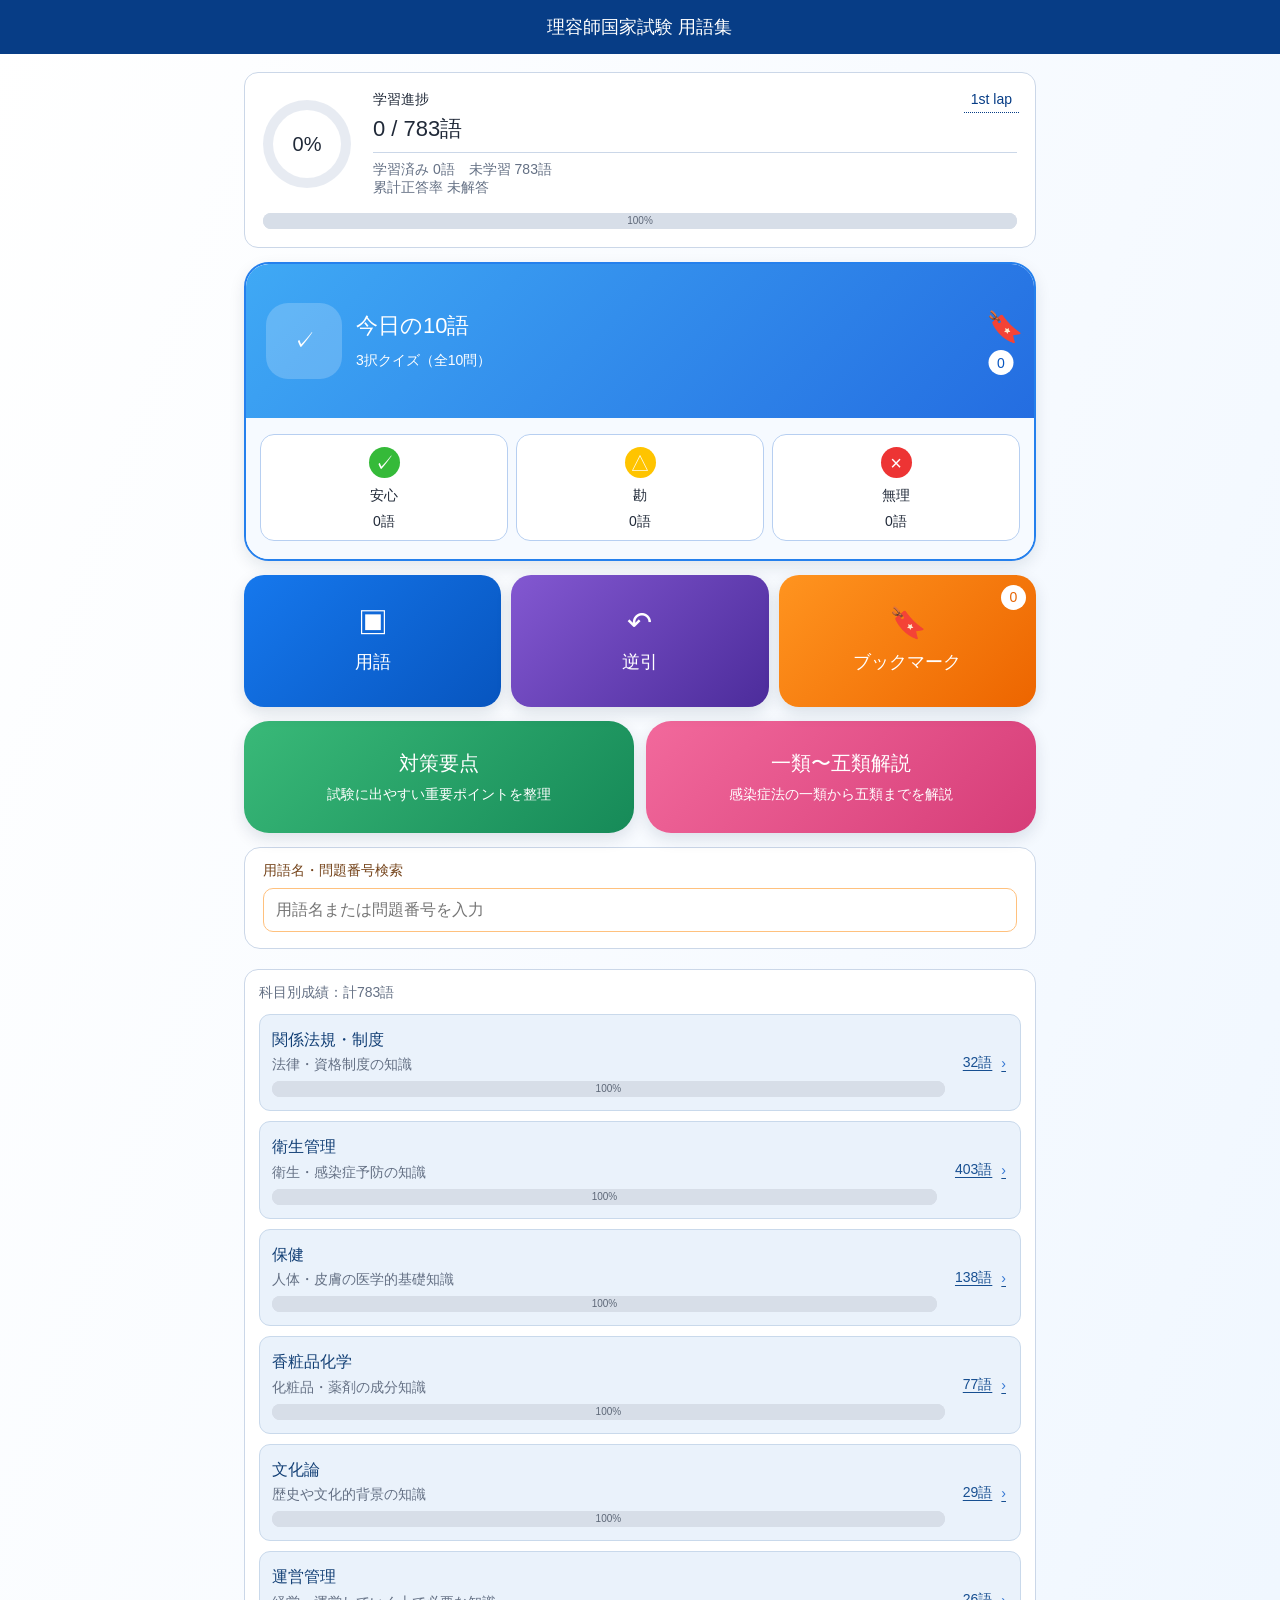
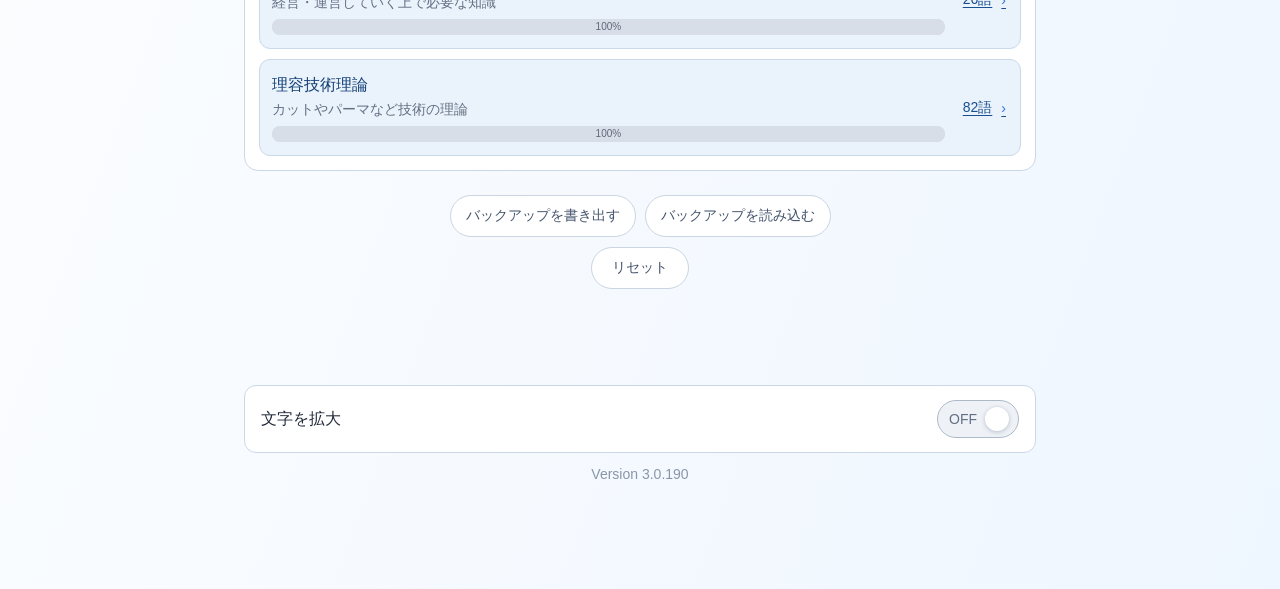
<file: index.html>
<!doctype html>
<html lang="ja">
<head>
<meta charset="utf-8">
<meta name="viewport" content="width=device-width,initial-scale=1,viewport-fit=cover">
<title>理容師国家試験 用語集 Version 3.0.190</title>
<link rel="manifest" href="manifest.webmanifest">
<link rel="apple-touch-icon" href="apple-touch-icon.png">
<link rel="icon" type="image/png" sizes="32x32" href="favicon-32.png">
<link rel="icon" type="image/png" sizes="192x192" href="icon-192.png">
<link rel="stylesheet" href="style.css?v=3.0.190">
<style>
:root{
--font-lv1:22px;--font-lv2:20px;--font-lv3:18px;--font-lv4:16px;--font-lv5:14px;
--font-exception-micro:10px;--font-exception-xs:12px;--font-exception-caption:13px;
--font-exception-section-heading:17px;--font-exception-symbol-sm:21px;--font-exception-close:25px;
--font-exception-certainty-icon:27px;--font-exception-home-icon:30px;--font-exception-result-icon:31px;
--font-exception-hero-compact:36px;--font-exception-bookmark-compact:38px;
--font-exception-hero:40px;--font-exception-hero-large:42px;
--navy:#073d86;--blue:#3477d4;--line:#cbd7e8;--pale:#f5f9fe;--text:#202938;--muted:#647084;--green:#35ba39;--yellow:#ffc400;--red:#ed3434;--gray:#b9c2cf}*{box-sizing:border-box}body{margin:0;background:linear-gradient(110deg,#fff 0%,#f6faff 58%,#eef6ff 100%);color:var(--text);font-family:-apple-system,BlinkMacSystemFont,"Hiragino Sans","Yu Gothic",sans-serif;font-weight:400}.g-nav{position:sticky;top:0;z-index:30;display:grid;grid-template-columns:54px 1fr 54px;align-items:center;height:54px;padding:0 8px;background:var(--navy);color:#fff}.g-nav a{display:grid;place-items:center;height:44px;color:#fff;text-decoration:none;font-size:var(--font-lv1)}.g-nav span{text-align:center;font-size:var(--font-lv3)}.page{max-width:820px;margin:auto;padding:18px 14px 104px}.summary-card{display:grid;grid-template-columns:96px 1fr;gap:14px;align-items:center;padding:18px;border:1px solid var(--line);border-radius:14px;background:#fff}.ring{display:grid;place-items:center;width:88px;height:88px;border-radius:50%;background:conic-gradient(var(--blue) var(--progress),#e7ebf2 0);position:relative}.ring:before{content:'';position:absolute;inset:10px;border-radius:50%;background:#fff}.ring span{position:relative;font-size:var(--font-lv2)}.summary-label{font-size:var(--font-lv5)}.summary-main{margin:5px 0 8px;font-size:var(--font-lv1)}.summary-sub{border-top:1px solid var(--line);padding-top:8px;font-size:var(--font-lv5);color:var(--muted)}.status-grid{display:grid;grid-template-columns:repeat(4,1fr);gap:8px;margin:13px 0 9px}.status-box{padding:12px 4px;border:1px solid var(--line);border-radius:12px;background:#fff;text-align:center;font-size:var(--font-lv5)}.status-dot{display:block;width:18px;height:18px;margin:0 auto 7px;border-radius:50%}.status-box em{display:block;margin-top:3px;font-style:normal;font-size:var(--font-lv4)}.status-box.safe .status-dot{background:var(--green)}.status-box.caution .status-dot{background:var(--yellow)}.status-box.danger .status-dot{background:var(--red)}.status-box.unlearned .status-dot{background:var(--gray)}.progress-line{height:7px;margin:12px 4px 22px;border-radius:9px;background:#e7ebf2;overflow:hidden}.progress-line i{display:block;height:100%;background:var(--blue)}.view-head{display:grid;grid-template-columns:42px 1fr 42px;align-items:center;margin-bottom:12px}.view-head button{height:40px;border:1px solid var(--line);border-radius:10px;background:#fff;font:inherit}.view-head h1{margin:0;text-align:center;font-size:var(--font-lv3);font-weight:400}.study-progress{height:7px;margin-bottom:15px;border-radius:6px;background:#e4eaf2;overflow:hidden}.study-progress i{display:block;height:100%;background:var(--blue)}.study-count{text-align:center;color:var(--muted);font-size:var(--font-lv5)}.study-card,.term-card,.result-card{margin-top:12px;border:1px solid var(--line);border-radius:14px;background:#fff;overflow:hidden}.term-front{display:grid;place-items:center;min-height:230px;padding:24px;text-align:center}.term-front h2{margin:8px 0;font-size:var(--font-lv1);font-weight:400}.term-category{color:var(--muted);font-size:var(--font-lv5)}.next-button{display:block;width:calc(100% - 28px);min-height:50px;margin:0 14px 14px;border:0;border-radius:10px;background:var(--navy);color:#fff;font:inherit;font-size:var(--font-lv4)}.term-back{border-top:1px solid var(--line);padding:15px}.term-field{margin-bottom:13px;padding-bottom:13px;border-bottom:1px solid #e7ecf3}.term-label{margin-bottom:5px;color:var(--muted);font-size:var(--font-lv5)}.term-value{line-height:1.72}.term-value ul{margin:0;padding-left:1.3em}.exam-points{margin-left:-5px;margin-right:-5px;padding:10px 7px;border:0;border-radius:8px;background:#fff8df}.exam-list{margin:0;padding-left:0!important;list-style:none}.exam-list .exam-bullet{display:flex;align-items:flex-start;text-align:left}.exam-list .exam-bullet>span[aria-hidden="true"]{flex:0 0 1em}.exam-list .exam-bullet>.exam-line-text{flex:1 1 auto;min-width:0}.exam-list .exam-plain{text-align:left}.exam-bullet-line{display:flex;align-items:flex-start;text-align:left}.exam-bullet-line>span[aria-hidden="true"]{flex:0 0 1em}.exam-bullet-line>.exam-line-text{flex:1 1 auto;min-width:0}.source-details summary{padding:7px 0;color:var(--muted);font-size:var(--font-lv5);cursor:pointer}.source-content{padding:8px 0;font-size:var(--font-lv5);line-height:1.7}.source-content a{color:var(--navy)}.review-pill{display:inline-block;margin-top:6px;padding:3px 8px;border-radius:999px;background:#fff0cc;color:#765500;font-size:var(--font-lv5)}.quiz{margin-top:14px;padding:14px;border-top:1px solid var(--line);background:#f8fbff}.quiz h3{margin:0 0 11px;font-size:var(--font-lv4);font-weight:500;line-height:1.6}.quiz-choice{display:flex;width:100%;min-height:46px;margin:7px 0;padding:10px;border:1px solid var(--line);border-radius:9px;background:#fff;text-align:left;font:inherit;line-height:1.5}.quiz-choice.correct{border-color:var(--green);background:#effbef}.quiz-choice.wrong{border-color:var(--red);background:#fff1f1}.quiz-result{margin-top:10px;padding:10px;border-radius:9px;background:#fff;line-height:1.6}.assessment{display:grid;grid-template-columns:repeat(4,minmax(0,1fr));gap:7px;padding:14px;border-top:1px solid var(--line)}.assessment button{min-width:0;min-height:48px;padding-left:3px;padding-right:3px;border:1px solid var(--line);border-radius:9px;background:#fff;font:inherit;font-size:var(--font-lv5)}.assessment button.selected{box-shadow:0 0 0 2px var(--navy)}.next-review{padding:0 14px 12px;text-align:center;color:var(--muted);font-size:var(--font-lv5)}.term-card summary{display:grid;grid-template-columns:22px minmax(0,1fr) auto;gap:8px;align-items:center;min-height:56px;padding:0 13px;cursor:pointer;list-style:none}.term-card summary::-webkit-details-marker{display:none}.term-card[open] .arrow{transform:rotate(90deg)}.term-card .next-button{display:block;width:calc(100% - 28px);min-height:50px;margin:0 14px 14px;border:0;border-radius:10px;background:var(--navy);color:#fff;font:inherit;font-size:var(--font-lv4)}.term-back{border-top:1px solid var(--line)}.assessment-inline{display:grid;grid-template-columns:repeat(4,minmax(0,1fr));gap:6px;margin-top:12px}.assessment-inline button{min-width:0;min-height:42px;padding-left:2px;padding-right:2px;font-size:var(--font-lv5);border:1px solid var(--line);border-radius:8px;background:#fff}.empty{padding:40px 10px;text-align:center;color:var(--muted)}.result-card{padding:20px;text-align:center}.result-grid{display:grid;grid-template-columns:repeat(2,1fr);gap:8px;margin:16px 0}.result-grid div{padding:10px;border:1px solid var(--line);border-radius:9px}.due-label{color:#b32424;font-size:var(--font-lv5)}@media(max-width:440px){.page{padding-left:11px;padding-right:11px}.summary-card{grid-template-columns:82px 1fr;padding:14px}.ring{width:76px;height:76px}.status-grid{gap:5px}.status-box{font-size:var(--font-lv5)}.status-box em{font-size:var(--font-lv5)}}

/* padding fix */
.inf-box, .box {
  padding: 16px 18px !important;
  line-height: 1.6;
}
</style>
<style>
.learning-mode-grid{display:grid;grid-template-columns:repeat(3,minmax(0,1fr));gap:10px;margin:0 0 14px}
.learning-mode-card{position:relative;display:grid;place-items:center;align-content:center;gap:12px;min-width:0;min-height:132px;padding:14px 6px;border:0;border-radius:20px;color:#fff;font:inherit;box-shadow:0 6px 16px rgba(16,35,63,.13)}
.learning-mode-card>span{font-size:var(--font-exception-home-icon);line-height:1}.learning-mode-card strong{font-size:var(--font-lv3);font-weight:500;white-space:nowrap}.learning-mode-card em{position:absolute;top:10px;right:10px;display:grid;place-items:center;min-width:25px;height:25px;padding:0 6px;border-radius:999px;background:#fff;color:#e66300;font-size:var(--font-lv5);font-style:normal;font-weight:400}
.term-mode{background:linear-gradient(135deg,#1678ed,#0755bf)}.reverse-mode{background:linear-gradient(135deg,#8358d1,#4c2c9b)}.bookmark-mode{background:var(--bookmark-orange-gradient)}
.learning-card{position:relative;height:calc(100svh - 154px);min-height:0;overflow:hidden;border:1px solid var(--line);border-radius:24px;background:#fff;box-shadow:0 10px 30px rgba(0,0,0,.07)}
.learning-card>header{position:relative;z-index:2;height:68px;border-bottom:1px solid var(--line);background:#fff}.learning-card>header>span{position:absolute;top:18px;left:50%;transform:translateX(-50%);padding:8px 15px;border-radius:10px;background:#ef8a2f;color:#fff;font-size:var(--font-exception-caption);white-space:nowrap}.learning-card>header>em{position:absolute;top:27px;right:18px;color:var(--muted);font-size:var(--font-exception-xs);font-style:normal}
.learning-card-scroll{height:calc(100% - 68px);overflow-y:auto;overscroll-behavior:contain;-webkit-overflow-scrolling:touch}
.learning-hero{position:relative;display:flex;align-items:center;justify-content:center;min-height:calc(100% - 1px);padding:32px 26px;text-align:center}.learning-hero h1{margin:0;font-size:var(--font-exception-hero-large);font-weight:500;line-height:1.35}
.learning-details{padding:0 26px}.learning-details>section{padding:22px 0;border-top:1px solid var(--line)}.learning-details h2{margin:0 0 10px;font-size:var(--font-exception-section-heading);font-weight:400}.learning-details div{font-size:var(--font-lv4);line-height:1.8;text-align:left}.learning-details div[data-multiline]{text-align:left}.learning-details .definition{color:#2f9470}.learning-details .point{color:#ef8a2f}.learning-details .mixup{color:#8a63b7}
.learning-actions{display:grid;grid-template-columns:repeat(3,1fr);gap:1px;margin-top:28px;border-top:1px solid var(--line);background:var(--line)}.learning-actions button{min-width:0;min-height:76px;padding:10px 3px;border:0;background:#fff;color:var(--text);font:inherit;font-size:var(--font-exception-xs)}.learning-actions button span{display:block;margin-bottom:6px;font-size:var(--font-exception-symbol-sm)}.learning-actions button:disabled{opacity:.4}
.learning-card-bookmark{position:absolute;z-index:4;top:9px;left:11px;padding:3px;border:0;background:transparent;color:#7c8798;font:inherit;font-size:var(--font-lv2);line-height:1;cursor:pointer;filter:grayscale(1);opacity:.45}.learning-card-bookmark.is-bookmarked{color:#ff8a22;filter:none;opacity:1}
.reverse-question{justify-content:flex-start;text-align:left;font-size:var(--font-lv3);line-height:1.7}.reverse-hints-list{display:inline-block;max-width:100%;text-align:left}.reverse-hint-item{display:block;text-align:left}.reverse-hint-item+.reverse-hint-item{margin-top:1.19em}.reverse-hint-text{display:block;text-align:left}.reverse-answer{display:block;padding-top:16px}.reverse-answer>h1{margin:20px 26px 32px;text-align:center;font-size:var(--font-exception-hero);font-weight:400}
.related-list{display:grid;gap:7px;padding:14px 26px 22px;background:#fff}.related-list[hidden]{display:none}.related-list button{min-height:42px;border:1px solid var(--line);border-radius:9px;background:#fff;font:inherit}
@media(max-width:380px){.learning-mode-grid{gap:7px}.learning-mode-card{min-height:116px;border-radius:17px}.learning-mode-card strong{font-size:var(--font-lv4)}.learning-card{height:calc(100svh - 154px);min-height:0}.learning-hero h1{font-size:var(--font-exception-hero-compact)}.reverse-question{font-size:var(--font-lv3)}}
</style>
<style>
.session-navigation{display:grid;grid-template-columns:1fr 1fr;gap:8px;padding:0 14px 14px}
.session-navigation button{min-height:50px;border:1px solid var(--line);border-radius:10px;background:#fff;color:var(--text);font:inherit;font-size:var(--font-lv4)}
.session-navigation .session-next{border-color:var(--navy);background:var(--navy);color:#fff}
.status-box{color:var(--text);font:inherit;cursor:pointer;-webkit-tap-highlight-color:transparent}
.status-box:active{transform:scale(.98);filter:brightness(.98)}
.status-box:focus-visible{outline:3px solid rgba(52,119,212,.35);outline-offset:2px}
.status-message{position:fixed;z-index:60;left:50%;bottom:24px;transform:translateX(-50%);display:flex;align-items:center;gap:14px;width:min(520px,calc(100% - 28px));padding:14px 16px;border:1px solid var(--line);border-radius:12px;background:#fff;box-shadow:0 12px 30px rgba(16,35,63,.18);font-size:var(--font-lv5)}
.status-message span{flex:1}.status-message button{width:36px;height:36px;border:1px solid var(--line);border-radius:9px;background:#fff;color:var(--text);font:inherit;font-size:var(--font-lv2)}

/* padding fix */
.inf-box, .box {
  padding: 16px 18px !important;
  line-height: 1.6;
}
</style>
<style>
.status-bookmark{display:block;height:18px;margin:0 auto 7px;font-size:var(--font-lv3);line-height:18px}
@media(max-width:440px){.summary-main{font-size:var(--font-lv3);line-height:1.4}.status-bookmark{font-size:var(--font-lv4)}}

/* padding fix */
.inf-box, .box {
  padding: 16px 18px !important;
  line-height: 1.6;
}
</style>
<style>
.g-nav .g-title{overflow:hidden;text-overflow:ellipsis;white-space:nowrap;font-size:var(--font-lv3)}
.g-nav .header-nav-button{display:grid;place-items:center;width:44px;height:44px;padding:0;border:0;background:transparent;color:#fff;font:inherit;font-size:var(--font-lv1);line-height:1;cursor:pointer}
.g-nav .header-nav-button:focus-visible{outline:3px solid rgba(255,255,255,.55);outline-offset:-3px}.g-nav .header-nav-button[hidden]{visibility:hidden;display:grid!important}@media(max-width:440px){.g-nav .g-title{font-size:var(--font-lv4)}}

/* padding fix */
.inf-box, .box {
  padding: 16px 18px !important;
  line-height: 1.6;
}
</style>
<style>
.flash-study-card{overflow:visible}
.flash-card{display:block;width:calc(100% - 28px);min-height:300px;margin:14px;padding:24px;border:1px solid var(--line);border-radius:14px;background-color:#FFF8D6;background-image:radial-gradient(circle at 10px 16px,#fff 0 4px,#d9d9d9 4.5px 5.5px,transparent 6px),repeating-linear-gradient(to bottom,transparent 0 31px,rgba(118,158,205,.22) 31px 32px);background-size:20px 34px,100% 32px;background-position:left top,left top;background-repeat:repeat-y,repeat;box-shadow:0 5px 14px rgba(16,35,63,.12);color:var(--text);font:inherit;text-align:left;cursor:pointer;touch-action:pan-y;-webkit-user-select:none;user-select:none;-webkit-tap-highlight-color:transparent}
.flash-card.is-back{background-color:#FDECEF;background-image:radial-gradient(circle at calc(100% - 10px) 16px,#fff 0 4px,#d9d9d9 4.5px 5.5px,transparent 6px),repeating-linear-gradient(to bottom,transparent 0 31px,rgba(118,158,205,.22) 31px 32px);background-size:20px 34px,100% 32px;background-position:right top,left top;background-repeat:repeat-y,repeat}
.flash-front{display:grid;grid-template-rows:auto 1fr;min-height:250px;text-align:center}
.flash-front .term-category,.flash-back .term-category{text-align:center;margin-bottom:14px}
.flash-front .flash-term-main{display:grid;place-items:center;align-self:stretch}
.flash-front h2{margin:8px 0;font-size:var(--font-lv1);font-weight:400}.term-reading{max-width:100%;margin-top:8px;color:var(--muted);font-size:var(--font-lv5);font-weight:500;line-height:1.5;text-align:center;white-space:normal;overflow-wrap:anywhere;writing-mode:horizontal-tb}
.recall-guide{margin-top:22px;color:var(--text);font-size:var(--font-lv5);line-height:1.6}.recall-guide>span{display:block;color:var(--muted);font-size:var(--font-lv5)}.recall-guide>strong{display:block;margin-top:5px;font-size:var(--font-lv5);font-weight:400}.flash-hint{margin-top:14px;padding:10px;border:1px solid rgba(52,119,212,.25);border-radius:9px;background:rgba(255,255,255,.72);font-size:var(--font-lv5)}.flash-hint span{display:block;margin-bottom:3px;color:var(--blue);font-size:var(--font-lv5)}.flash-learning-actions{display:grid;grid-template-columns:repeat(2,minmax(0,1fr));gap:8px;padding:0 14px 8px}.flash-learning-actions button{min-width:0;min-height:44px;border:1px solid var(--navy);border-radius:9px;background:#fff;color:var(--navy);font:inherit;font-size:var(--font-lv5)}.flash-learning-actions button:last-child{background:var(--navy);color:#fff}.flash-learning-actions button:disabled{opacity:.55}
.flash-back{min-height:250px}
.exam-points{background:transparent}
.flash-count-bottom{margin:14px 0 0;text-align:center;color:var(--muted);font-size:var(--font-lv5)}
.flash-actions{padding:0 14px 7px}
.flash-actions button{width:100%;min-height:44px;border:1px solid var(--line);border-radius:9px;background:#fff;font:inherit}
@media(max-width:440px){.flash-card{min-height:270px;padding:18px}.flash-front{min-height:220px}.flash-front h2{font-size:var(--font-lv1)}}

/* padding fix */
.inf-box, .box {
  padding: 16px 18px !important;
  line-height: 1.6;
}
</style>

<style>
.home-feature-grid{display:grid;grid-template-columns:repeat(2,minmax(0,1fr));gap:16px;margin:18px 0}
.home-feature-card{display:grid;grid-template-columns:76px minmax(0,1fr) 24px;gap:14px;align-items:center;min-height:154px;padding:20px;border:0;border-radius:25px;color:#fff;text-align:left;font:inherit;cursor:pointer;box-shadow:0 6px 16px rgba(16,35,63,.12)}
.feature-flash{background:linear-gradient(135deg,#3fa9f5 0%,#246de1 100%)}
.feature-weak{background:linear-gradient(135deg,#ffb43f 0%,#ff781f 100%)}
.home-feature-icon{display:grid;place-items:center;width:76px;height:76px;border-radius:22px;background:rgba(255,255,255,.20);font-size:var(--font-lv1);line-height:1}
.home-feature-copy{min-width:0}.home-feature-copy strong{display:block;font-size:var(--font-lv1);font-weight:500;white-space:nowrap}.home-feature-copy small{display:block;margin-top:10px;font-size:var(--font-lv5);line-height:1.4;color:#fff}
.home-feature-arrow{justify-self:end;font-size:var(--font-lv1);font-weight:300;line-height:1}
.home-bookmark-card{display:grid;grid-template-columns:44px minmax(0,1fr) 24px;grid-template-rows:auto;gap:12px;align-items:center;width:100%;min-width:0;min-height:76px;margin:0 0 18px;padding:14px 18px;border:1px solid var(--line);border-radius:16px;background:#fff;color:var(--text);text-align:left;font:inherit;cursor:pointer;overflow:hidden}.home-bookmark-card>span:first-child{display:grid;grid-column:1;grid-row:1;place-items:center;width:44px;font-size:var(--font-lv1);line-height:1}.home-bookmark-card>span:nth-child(2){display:block;grid-column:2;grid-row:1;min-width:0;writing-mode:horizontal-tb;word-break:keep-all;overflow-wrap:normal}.home-bookmark-card strong{display:block;max-width:100%;font-size:var(--font-lv3);font-weight:500;line-height:1.35;white-space:nowrap;writing-mode:horizontal-tb}.home-bookmark-card small{display:block;margin-top:3px;color:var(--muted);font-size:var(--font-lv5);line-height:1.35;white-space:nowrap;writing-mode:horizontal-tb}.home-bookmark-card .home-feature-arrow{grid-column:3;grid-row:1;justify-self:end;align-self:center;color:var(--blue);font-size:var(--font-lv1);line-height:1;writing-mode:horizontal-tb}
.flash-card{height:clamp(360px,62vh,560px);min-height:0;overflow:hidden}.flash-front,.flash-back{height:100%;min-height:0}.flash-back{overflow-y:auto;overscroll-behavior:contain;padding-right:5px}.flash-front{align-content:stretch;overflow-y:auto;overscroll-behavior:contain}
@media(max-width:620px){.home-feature-grid{gap:10px}.home-feature-card{grid-template-columns:58px minmax(0,1fr) 18px;gap:10px;min-height:128px;padding:14px;border-radius:20px}.home-feature-icon{width:58px;height:58px;border-radius:17px;font-size:var(--font-lv1)}.home-feature-copy strong{font-size:var(--font-lv2)}.home-feature-copy small{font-size:var(--font-lv5)}.home-feature-arrow{font-size:var(--font-lv1)}}
@media(max-width:440px){.home-feature-grid{grid-template-columns:repeat(2,minmax(0,1fr));gap:8px}.home-feature-card{grid-template-columns:1fr 15px;grid-template-rows:auto auto;min-height:150px;padding:12px}.home-feature-icon{grid-column:1;width:50px;height:50px;font-size:var(--font-lv1)}.home-feature-copy{grid-column:1/-1}.home-feature-copy strong{font-size:var(--font-lv3);white-space:normal}.home-feature-copy small{margin-top:5px;font-size:var(--font-lv5)}.home-feature-arrow{grid-column:2;grid-row:1;align-self:center;font-size:var(--font-lv1)}.home-bookmark-card{grid-template-columns:40px minmax(0,1fr) 20px;gap:10px;min-height:74px;padding:13px 15px}.home-bookmark-card>span:first-child{width:40px;font-size:var(--font-lv1)}.home-bookmark-card strong{font-size:var(--font-lv4)}.home-bookmark-card small{font-size:var(--font-lv5)}.home-bookmark-card .home-feature-arrow{font-size:var(--font-lv1)}.flash-card{height:clamp(340px,58vh,500px);padding:18px}}

/* padding fix */
.inf-box, .box {
  padding: 16px 18px !important;
  line-height: 1.6;
}
</style>
<style>
.quiz-progress-card{grid-template-columns:96px minmax(0,1fr);margin-bottom:14px}.quiz-progress-card .quiz-progress-line{grid-column:1/-1;width:100%;margin:2px 0 0}.quiz-home-group,.card-home-group{overflow:hidden;border-radius:25px;background:#fff;box-shadow:0 6px 16px rgba(16,35,63,.10)}.quiz-home-group{margin-bottom:14px;border:2px solid #2580ed}.card-home-group{margin-bottom:18px;border:2px solid #ff8a1d}.quiz-home-group .home-feature-card,.card-home-group .home-feature-card{width:100%;margin:0;border-radius:22px 22px 0 0;box-shadow:none}.quiz-home-results{padding:16px 14px 18px;background:#f6faff}.quiz-home-results h2{margin:0 0 13px;font-size:var(--font-lv3);font-weight:400}.quiz-home-results>div{display:grid;grid-template-columns:repeat(4,minmax(0,1fr));gap:8px}.quiz-home-results button{display:grid;justify-items:center;align-content:center;min-width:0;min-height:101px;padding:12px 3px 9px;border:1px solid #b7cff1;border-radius:14px;background:#fff;color:var(--text);font:inherit;cursor:pointer}.quiz-home-results button>span{display:grid;place-items:center;width:31px;height:31px;margin-bottom:8px;border-radius:50%;background:var(--green);color:#fff;font-size:var(--font-lv2);line-height:1}.quiz-home-results .result-second>span{background:var(--yellow)}.quiz-home-results .result-wrong>span{background:var(--red)}.quiz-home-results .result-unable>span{background:transparent;font-size:var(--font-lv1)}.quiz-home-results button strong{font-size:var(--font-lv5);font-weight:500;line-height:1.35}.quiz-home-results button em{margin-top:8px;font-style:normal;font-size:var(--font-lv2);white-space:nowrap}.card-home-group .home-bookmark-card{margin:0;border:0;border-top:1px solid #ffd3a7;border-radius:0 0 22px 22px;background:#fff9f1}.card-home-group .home-bookmark-card .home-feature-arrow{color:#ff7a10}
@media(max-width:440px){.quiz-progress-card{grid-template-columns:82px minmax(0,1fr)}.quiz-home-group,.card-home-group{border-radius:20px}.quiz-home-group .home-feature-card,.card-home-group .home-feature-card{grid-template-columns:58px minmax(0,1fr) 18px;grid-template-rows:auto;min-height:126px;padding:14px;border-radius:18px 18px 0 0}.quiz-home-group .home-feature-icon,.card-home-group .home-feature-icon{grid-column:1;width:58px;height:58px}.quiz-home-group .home-feature-copy,.card-home-group .home-feature-copy{grid-column:2}.quiz-home-group .home-feature-arrow,.card-home-group .home-feature-arrow{grid-column:3;grid-row:1}.quiz-home-results{padding:14px 10px 16px}.quiz-home-results h2{font-size:var(--font-lv4)}.quiz-home-results>div{gap:5px}.quiz-home-results button{min-height:93px;padding:10px 2px 8px;border-radius:11px}.quiz-home-results button>span{width:28px;height:28px;font-size:var(--font-lv3)}.quiz-home-results button strong{font-size:var(--font-lv5)}.quiz-home-results button em{font-size:var(--font-lv4)}.card-home-group .home-bookmark-card{border-radius:0 0 18px 18px}}

/* padding fix */
.inf-box, .box {
  padding: 16px 18px !important;
  line-height: 1.6;
}
</style>
<style>
.quiz-home-results button em{font-size:var(--font-lv5)}
@media(max-width:440px){.quiz-home-results button em{font-size:var(--font-lv5)}}

/* padding fix */
.inf-box, .box {
  padding: 16px 18px !important;
  line-height: 1.6;
}
</style>
<style>
.flash-card.flash-progressive{cursor:default}
.flash-progressive .flash-front{display:block;overflow-y:auto;text-align:center}
.flash-progressive .flash-term-main{display:block}
.flash-progressive .flash-answer{margin-top:18px;text-align:left}
.flash-progressive .flash-answer .term-field:last-child{margin-bottom:0}
.flash-learning-actions.flash-learning-single{grid-template-columns:1fr}
.flash-learning-actions.flash-learning-single button{background:var(--navy);color:#fff}
.flash-back-navigation{padding:0 14px 14px}
.flash-back-navigation button{width:100%;min-height:44px;border:1px solid var(--line);border-radius:9px;background:#fff;color:var(--text);font:inherit}

/* padding fix */
.inf-box, .box {
  padding: 16px 18px !important;
  line-height: 1.6;
}
</style>
<style>
.today-session-head{min-height:70px;margin:0;border:2px solid #2580ed;border-bottom:0;border-radius:24px 24px 0 0;background:linear-gradient(135deg,#3fa9f5 0%,#246de1 100%);color:#fff}
.today-session-head h1{font-size:var(--font-lv1)}.today-study-count{margin:0;padding:10px 14px 8px;border-left:2px solid #2580ed;border-right:2px solid #2580ed;background:#f6faff;color:#41617f}
.today-study-progress{height:8px;margin:0;padding:0;border-left:2px solid #2580ed;border-right:2px solid #2580ed;border-radius:0;background:#e8f1fd}.today-study-progress i{background:#2580ed}
.today-study-card{margin:0;border:2px solid #2580ed;border-top:0;border-radius:0 0 24px 24px;box-shadow:0 6px 16px rgba(36,109,225,.12)}
.today-study-card .term-front{min-height:170px;background:linear-gradient(135deg,#3fa9f5 0%,#246de1 100%);color:#fff}.today-study-card .term-front .term-category{color:rgba(255,255,255,.82)}
.today-study-card .today-quiz{margin:0;padding:18px 16px 16px;border-top:0;background:#f6faff}.today-study-card .quiz-choice{border-color:#b7cff1;border-radius:14px}.today-study-card .unable-button{border-color:#b7cff1;background:#fff;border-radius:14px}
.flash-study-progress i{background:#ff8a1d}.flash-study-card{border:2px solid #ff8a1d;border-radius:24px;background:#fff9f1;box-shadow:0 6px 16px rgba(255,122,31,.12)}
.flash-study-card .flash-card{border-color:#ffc17e;border-radius:20px;box-shadow:0 4px 12px rgba(133,75,20,.10)}
.flash-study-card .flash-hint{border-color:#ffc17e;background:#fff9f1}.flash-study-card .flash-hint span{color:#e76f00}
.flash-study-card .flash-learning-single button{border-color:#ff8a1d;background:linear-gradient(135deg,#ffb43f 0%,#ff781f 100%)}
.flash-study-card .flash-actions button{border-color:#ffc17e;background:#fff9f1;color:#b55500}.flash-study-card .flash-back-navigation button{border-color:#ffd3a7;background:#fff;color:#75441b}
@media(max-width:440px){.today-session-head{min-height:62px;border-radius:20px 20px 0 0}.today-session-head h1{font-size:var(--font-lv2)}.today-study-card{border-radius:0 0 20px 20px}.today-study-card .term-front{min-height:145px}.flash-study-card{border-radius:20px}.flash-study-card .flash-card{border-radius:17px}}

/* padding fix */
.inf-box, .box {
  padding: 16px 18px !important;
  line-height: 1.6;
}
</style>
<style>
.today-session-head{grid-template-columns:minmax(0,1fr) auto;padding:0 18px;gap:12px}
.today-session-head>span:first-child{display:none}.today-session-head h1{text-align:left}.today-header-count{color:#fff;font-size:var(--font-lv5);white-space:nowrap}
.today-study-progress{border-top:0}.today-study-card .term-front{min-height:150px;background:#fff;color:var(--text);padding-bottom:18px}.today-study-card .term-front .term-category{color:var(--muted)}
.today-study-card .today-quiz{padding-top:0;background:#f6faff}.today-study-card .today-quiz h3{margin:0 -16px 16px;padding:0 24px 20px;background:#fff;color:var(--text)}
.today-study-card .quiz-choice{border-color:#2580ed;background:linear-gradient(135deg,#3fa9f5 0%,#246de1 100%);color:#fff;box-shadow:0 3px 8px rgba(36,109,225,.12)}
.today-study-card .quiz-choice.correct{border-color:var(--green);background:#effbef;color:var(--text)}.today-study-card .quiz-choice.wrong{border-color:var(--red);background:#fff1f1;color:var(--text)}
.today-study-card .term-front h2,.today-study-card .today-term-reading{max-width:100%;white-space:normal;line-break:strict;overflow-wrap:anywhere}
.today-study-card .quiz-choice{align-items:center;overflow:hidden;white-space:normal;word-break:normal;overflow-wrap:anywhere;line-break:strict}
@media(max-width:440px){.today-session-head{padding:0 14px;gap:8px}.today-session-head h1{font-size:var(--font-lv3)}.today-header-count{font-size:var(--font-lv5)}.today-study-card .today-quiz h3{padding-left:20px;padding-right:20px}}

/* padding fix */
.inf-box, .box {
  padding: 16px 18px !important;
  line-height: 1.6;
}
</style>
<style>
.today-session-head{position:relative;display:flex;align-items:center;justify-content:center;padding-left:76px;padding-right:76px}
.today-session-head h1{width:100%;text-align:center}
.today-session-head .today-header-count{position:absolute;right:18px;top:50%;transform:translateY(-50%)}
@media(max-width:440px){.today-session-head{padding-left:64px;padding-right:64px}.today-session-head .today-header-count{right:14px}}

/* padding fix */
.inf-box, .box {
  padding: 16px 18px !important;
  line-height: 1.6;
}
</style>
<style>
.flash-study-card{padding-top:1px}
.flash-study-card .flash-card{position:relative;height:clamp(300px,52vh,440px);margin-top:12px;margin-bottom:10px;padding:20px}
.flash-progressive .flash-front{height:100%;padding:2px 0 8px;overscroll-behavior:contain}
.flash-progressive .flash-hint+.flash-hint{display:none}
.flash-bookmark{position:absolute;z-index:2;top:12px;right:12px;width:42px;height:42px;border:1px solid #ffc17e;border-radius:50%;background:#fff;color:#b55500;font:inherit;font-size:var(--font-lv1);line-height:1;cursor:pointer;filter:grayscale(1);opacity:.62}.flash-bookmark.is-bookmarked{background:#fff0d9;filter:none;opacity:1}
.flash-learning-actions{padding-bottom:10px}.flash-learning-actions.flash-learning-single button{min-height:48px;font-size:var(--font-lv4)}
.flash-compact-nav{display:grid;grid-template-columns:1fr auto 1fr;gap:10px;align-items:center;padding:0 14px 14px}.flash-compact-nav button{min-height:42px;border:1px solid #ffd3a7;border-radius:10px;background:#fff;color:#75441b;font:inherit}.flash-compact-nav button:last-child{justify-self:stretch}.flash-compact-nav span{min-width:76px;text-align:center;color:var(--muted);font-size:var(--font-lv5)}
@media(max-width:440px){.flash-study-card .flash-card{height:clamp(280px,50vh,390px);padding:16px}.flash-bookmark{top:10px;right:10px;width:38px;height:38px;font-size:var(--font-lv2)}.flash-compact-nav{gap:7px;padding-left:10px;padding-right:10px}.flash-compact-nav span{min-width:68px;font-size:var(--font-lv5)}}

/* padding fix */
.inf-box, .box {
  padding: 16px 18px !important;
  line-height: 1.6;
}
</style>
<style>
.flash-study-card{border:0;background:transparent;box-shadow:none}
.flash-bookmark{top:auto;right:auto;bottom:12px;left:12px}
@media(max-width:440px){.flash-bookmark{top:auto;right:auto;bottom:10px;left:10px}}

/* padding fix */
.inf-box, .box {
  padding: 16px 18px !important;
  line-height: 1.6;
}
</style>
<style>
.flash-study-card .memory-card{height:clamp(240px,44vh,340px);padding:0;border:1px solid #d7dde6;border-radius:10px;background:#fff;background-image:none;box-shadow:5px 5px 0 #eef1f5,10px 10px 0 #e2e7ee;color:var(--text);overflow:hidden}
.memory-card-scroll{height:100%;padding:0 22px 54px;overflow-y:auto;overscroll-behavior:contain;scrollbar-width:thin;scrollbar-color:#c7ced8 transparent}
.memory-card-front{position:relative;display:grid;place-content:center;min-height:100%;padding:28px 18px 50px;text-align:center}.memory-card-front:before,.memory-card-front:after{content:'';position:absolute;top:18px;width:12px;height:12px;border:2px solid #aeb7c3;border-radius:50%;background:#f1f3f6}.memory-card-front:before{left:22px}.memory-card-front:after{left:48px}
.memory-card-front h2{margin:10px 0 0;font-size:var(--font-lv1);font-weight:500;line-height:1.45}.memory-scroll-guide{position:absolute;right:0;bottom:18px;left:0;color:var(--muted);font-size:var(--font-lv5)}
.memory-card-answer{min-height:100%;padding:24px 4px 42px;border-top:1px solid #e2e6ec;text-align:left}.memory-card-answer .term-field:last-child{margin-bottom:0}
.memory-card .flash-bookmark{top:auto;right:auto;bottom:12px;left:12px}
@media(max-width:440px){.flash-study-card .memory-card{height:clamp(230px,42vh,310px);margin-right:8px;margin-left:8px}.memory-card-scroll{padding-right:17px;padding-left:17px}.memory-card-front{padding-right:12px;padding-left:12px}.memory-card-front:before{left:16px}.memory-card-front:after{left:40px}.memory-card-front h2{font-size:var(--font-lv1)}.memory-card .flash-bookmark{bottom:10px;left:10px}}

/* padding fix */
.inf-box, .box {
  padding: 16px 18px !important;
  line-height: 1.6;
}
</style>
<style>
.flash-study-card .memory-card{border:2px solid #ff9a32;border-top-width:6px;background:#fff;box-shadow:5px 5px 0 #fff0dc,10px 10px 0 #ffe0b9}
.memory-card-front{padding-top:38px;padding-bottom:44px}.memory-card-front:before,.memory-card-front:after{display:none}
.memory-card-front .term-category{position:absolute;top:14px;right:14px;padding:4px 9px;border-radius:999px;background:#fff0dc;color:#c35d00;font-size:var(--font-lv5);line-height:1.35}
.memory-card-front h2{margin-bottom:7px}.memory-card-reading{color:var(--muted);font-size:var(--font-lv5);line-height:1.5}
.memory-card-answer{border-top:2px solid #ffd3a2}.memory-card-answer .term-label{color:#c35d00}.memory-card-answer .exam-points{border-left:4px solid #ff9a32;background:#fff8ef}
.memory-card .flash-bookmark{border-color:#ff9a32;color:#c35d00}.memory-card .flash-bookmark.is-bookmarked{background:#ffe8c8}
@media(max-width:440px){.memory-card-front .term-category{top:11px;right:11px;font-size:var(--font-lv5)}.memory-card-reading{font-size:var(--font-lv5)}}

/* padding fix */
.inf-box, .box {
  padding: 16px 18px !important;
  line-height: 1.6;
}
</style>
<style>
.whiteboard-study{margin:0;background:transparent}.whiteboard-stack{display:grid;gap:14px}.whiteboard{position:relative;height:clamp(215px,31vh,285px);border:7px solid #d4d8dc;border-right-color:#aeb4ba;border-bottom-color:#969da4;border-radius:9px;background:#fff;box-shadow:0 7px 0 #737b82,0 13px 18px rgba(25,35,45,.20);overflow:hidden}
.whiteboard:before{content:'';position:absolute;z-index:2;inset:0;border:2px solid #f4f5f6;pointer-events:none}.whiteboard-scroll{height:100%;padding:14px 16px 48px;overflow-y:auto;overscroll-behavior:contain;scrollbar-width:thin;scrollbar-color:#f39a3d transparent}.whiteboard-category,.whiteboard-fields .term-label{display:table;padding:4px 10px;border-radius:5px;background:#ef7d18;color:#fff;font-size:var(--font-lv5);line-height:1.35}.whiteboard-category{margin-left:auto}.whiteboard h2{margin:7px 0 2px;text-align:center;font-size:var(--font-lv1);font-weight:500;line-height:1.35}.whiteboard-reading{text-align:center;color:var(--muted);font-size:var(--font-lv5)}.whiteboard-fields{margin-top:13px}.whiteboard-fields .term-field{margin-bottom:9px;padding-bottom:9px}.whiteboard-fields .term-label{margin-bottom:6px}.whiteboard-fields .term-value{font-size:var(--font-lv5);line-height:1.55}.whiteboard-fields .term-value[data-multiline]{text-align:left}.whiteboard-fields .exam-points{margin-right:0;margin-left:0;padding:0 0 9px;border-left:0;background:transparent}
.whiteboard-bookmark{position:absolute;z-index:4;bottom:8px;left:9px;width:34px;height:34px;border:1px solid #ef7d18;border-radius:7px;background:#fff;color:#bd5700;font:inherit;font-size:var(--font-lv3);filter:grayscale(1);opacity:.62}.whiteboard-bookmark.is-bookmarked{background:#ffe5c8;filter:none;opacity:1}.board-eraser{position:absolute;z-index:4;right:10px;bottom:7px;width:48px;height:20px;border:1px solid #713b16;border-radius:4px 4px 2px 2px;background:linear-gradient(#bd6c2d 0 47%,#252525 48% 100%);box-shadow:0 2px 3px rgba(0,0,0,.22);transform:rotate(-3deg)}.board-eraser i{position:absolute;top:4px;right:8px;left:8px;height:2px;background:rgba(255,255,255,.35)}
.whiteboard-navigation{display:grid;grid-template-columns:1fr auto 1fr;gap:9px;align-items:center;margin-top:20px}.whiteboard-navigation button{min-height:44px;border:0;border-radius:10px;background:#ef7d18;color:#fff;font:inherit;font-size:var(--font-lv5)}.whiteboard-navigation button:disabled{opacity:.42}.whiteboard-navigation span{min-width:96px;text-align:center;color:var(--muted);font-size:var(--font-lv5)}
@media(max-width:440px){.whiteboard-stack{gap:12px}.whiteboard{height:clamp(205px,30vh,255px);border-width:6px}.whiteboard-scroll{padding:11px 12px 44px}.whiteboard h2{font-size:var(--font-lv3)}.whiteboard-fields{margin-top:10px}.whiteboard-fields .term-value{font-size:var(--font-lv5)}.whiteboard-navigation{gap:6px;margin-top:17px}.whiteboard-navigation span{min-width:82px;font-size:var(--font-lv5)}.board-eraser{right:8px;bottom:6px;width:44px}}

/* padding fix */
.inf-box, .box {
  padding: 16px 18px !important;
  line-height: 1.6;
}
</style>
<style>
.whiteboard{border:4px solid #ef7d18;border-right-color:#d8690c;border-bottom-color:#c75c05;border-radius:12px;box-shadow:0 4px 0 #a94b00,0 9px 16px rgba(168,75,0,.18)}
.whiteboard:before{inset:4px;border:1px solid #ffd3a8;border-radius:6px}
.whiteboard-scroll{padding:0 16px 48px;scrollbar-color:#ef7d18 transparent}.whiteboard-front{position:relative;display:grid;place-content:center;min-height:calc(100% + 48px);padding:36px 12px 46px}.whiteboard-front .whiteboard-category{position:absolute;top:14px;right:0}.whiteboard-front h2{margin:0 0 3px}.whiteboard-fields{min-height:100%;margin-top:0;padding:18px 0 40px;border-top:1px solid #ffd3a8}
.board-eraser{right:11px;bottom:9px;width:44px;height:16px;border:0;border-radius:8px;background:#252a30;box-shadow:0 2px 4px rgba(0,0,0,.22);transform:none}.board-eraser:after{content:'';position:absolute;top:3px;right:4px;width:9px;height:10px;border-radius:5px;background:#ef7d18}.board-eraser i{display:none}
@media(max-width:440px){.whiteboard{border-width:4px}.whiteboard-scroll{padding-right:12px;padding-left:12px}.whiteboard-front{padding-right:8px;padding-left:8px}.whiteboard-front .whiteboard-category{top:11px;right:0}.whiteboard-fields{padding-top:15px}.board-eraser{right:9px;bottom:8px;width:40px;height:15px}}

/* padding fix */
.inf-box, .box {
  padding: 16px 18px !important;
  line-height: 1.6;
}
</style>
<style>
.whiteboard{height:clamp(245px,36vh,330px)}
.whiteboard-category,.whiteboard-fields .term-label{font-size:var(--font-lv5)}
.whiteboard h2{font-size:var(--font-lv1)}.whiteboard-reading{font-size:var(--font-lv5)}.whiteboard-fields .term-value{font-size:var(--font-lv5)}
@media(max-width:440px){.whiteboard{height:clamp(235px,35vh,300px)}.whiteboard h2{font-size:var(--font-lv2)}.whiteboard-fields .term-value{font-size:var(--font-lv5)}}

/* padding fix */
.inf-box, .box {
  padding: 16px 18px !important;
  line-height: 1.6;
}
</style>
<style>

/* padding fix */
.inf-box, .box {
  padding: 16px 18px !important;
  line-height: 1.6;
}
</style>
<style>
.whiteboard-category,.whiteboard-fields .term-label{font-size:var(--font-lv4)}
.whiteboard h2{font-size:var(--font-lv1)}.whiteboard-reading{font-size:var(--font-lv5)}.whiteboard-fields .term-value{font-size:var(--font-lv4)}
.whiteboard-navigation{position:fixed;z-index:45;right:0;bottom:0;left:0;grid-template-columns:1fr auto 1fr;width:min(820px,100%);margin:0 auto;padding:10px 14px calc(10px + env(safe-area-inset-bottom));border-top:1px solid #ffd0a6;background:rgba(255,249,242,.97);box-shadow:0 -6px 18px rgba(88,45,8,.14);backdrop-filter:blur(8px)}
@media(max-width:440px){.whiteboard h2{font-size:var(--font-lv1)}.whiteboard-fields .term-value{font-size:var(--font-lv4)}.whiteboard-navigation{padding-right:11px;padding-left:11px}}

/* padding fix */
.inf-box, .box {
  padding: 16px 18px !important;
  line-height: 1.6;
}
</style>
<style>
.whiteboard-navigation{grid-template-columns:1fr 1fr}.whiteboard-navigation span{display:none}
.whiteboard-position{position:absolute;z-index:4;right:10px;bottom:9px;padding:3px 7px;border-radius:6px;background:#fff7ee;color:#b95400;font-size:var(--font-lv5);line-height:1.4}
.board-eraser{right:92px}
@media(max-width:440px){.whiteboard-position{right:9px;bottom:8px;font-size:var(--font-lv5)}.board-eraser{right:82px}}

/* padding fix */
.inf-box, .box {
  padding: 16px 18px !important;
  line-height: 1.6;
}
</style>
<style>
@keyframes barberProgress{from{background-position:0 0}to{background-position:34px 0}}
.quiz-progress-line,.today-study-progress{height:7px;border:0;border-radius:999px;background:#e7ebf2;overflow:hidden}
.quiz-progress-line i,.today-study-progress i{display:block;height:100%;border-radius:999px;background:repeating-linear-gradient(135deg,#e83b3b 0 8px,#fff 8px 16px,#2878df 16px 24px);background-size:34px 34px;animation:barberProgress 2.4s linear infinite;will-change:background-position}

/* padding fix */
.inf-box, .box {
  padding: 16px 18px !important;
  line-height: 1.6;
}
</style>
<style>
.today-study-progress i{animation:none}
.today-session-head,.today-study-count,.today-header-count{display:none!important}
.today-study-progress{margin:-5px 0 12px;border-radius:0}
.today-study-progress i{border-radius:0}
.today-study-card{border:2px solid #2580ed;border-radius:24px}
@media(max-width:440px){.today-study-card{border-radius:20px}}

/* padding fix */
.inf-box, .box {
  padding: 16px 18px !important;
  line-height: 1.6;
}
</style>
<style>
.home-term-search{padding:14px 18px 16px;border-top:1px solid #ffd3a7;background:#fff9f1}.home-term-search label{display:block;margin-bottom:8px;color:#75441b;font-size:var(--font-lv5)}.home-term-search input{width:100%;min-height:44px;padding:9px 12px;border:1px solid #ffc17e;border-radius:10px;background:#fff;color:var(--text);font:inherit;font-size:var(--font-lv4)}.term-search-results{display:grid;gap:6px;max-height:220px;margin-top:8px;overflow-y:auto}.term-search-results:empty{display:none}.term-search-result{display:grid;grid-template-columns:minmax(0,1fr) auto;gap:10px;align-items:center;padding:9px 11px;border:1px solid #ffd3a7;border-radius:9px;background:#fff}.term-search-result-label{display:grid;min-width:0}.term-search-result-label span{overflow:hidden;text-overflow:ellipsis;white-space:nowrap}.term-search-result-label small{color:var(--muted);font-size:var(--font-lv5)}.term-search-result-actions{display:flex;gap:6px}.term-search-result-actions button{min-height:36px;padding:6px 9px;border:1px solid #ffc17e;border-radius:8px;background:#fff9f1;color:#75441b;font:inherit;font-size:var(--font-lv5);white-space:nowrap}.term-search-results p{margin:5px 0;color:var(--muted);font-size:var(--font-lv5)}.backup-panel{display:flex;flex-wrap:wrap;justify-content:center;gap:9px;margin:24px 0 8px}.backup-panel button{min-height:42px;padding:9px 15px;border:1px solid #cbd5e1;border-radius:999px;background:#fff;color:#43536b;font:inherit;font-size:var(--font-lv5)}.glossary-reset{margin-top:10px}
.whiteboard{touch-action:pan-y}.whiteboard-scroll-position{margin-top:12px;padding:8px 2px 2px;text-align:right;color:#b95400;font-size:var(--font-lv5);line-height:1.4}.whiteboard-category-nav{position:fixed;z-index:45;right:0;bottom:0;left:0;display:flex;gap:7px;width:min(820px,100%);margin:0 auto;padding:10px 14px calc(10px + env(safe-area-inset-bottom));overflow-x:auto;border-top:1px solid #ffd0a6;background:rgba(255,249,242,.97);box-shadow:0 -6px 18px rgba(88,45,8,.14);backdrop-filter:blur(8px);scrollbar-width:thin}.whiteboard-category-nav button{flex:0 0 auto;min-height:40px;padding:8px 13px;border:1px solid #ffb56f;border-radius:999px;background:#fff;color:#a84d00;font:inherit;font-size:var(--font-lv5);white-space:nowrap}.whiteboard-category-nav button.selected{border-color:#ef7d18;background:#ef7d18;color:#fff}.whiteboard-study{padding-bottom:70px}
@media(max-width:440px){.home-term-search{padding:12px 14px 14px}.term-search-result{grid-template-columns:minmax(0,1fr);gap:8px;align-items:stretch}.term-search-result-label span{overflow:visible;text-overflow:clip;white-space:normal;overflow-wrap:anywhere}.term-search-result-label small{white-space:normal;overflow-wrap:anywhere}.term-search-result-actions{display:grid;grid-template-columns:repeat(2,minmax(0,1fr));width:100%}.term-search-result-actions button{width:100%;min-width:0}.backup-panel{gap:7px}.backup-panel button{padding-right:12px;padding-left:12px;font-size:var(--font-lv5)}.whiteboard-category-nav{padding-right:11px;padding-left:11px}.whiteboard-category-nav button{font-size:var(--font-lv5)}.whiteboard-scroll-position{font-size:var(--font-lv5)}}

/* padding fix */
.inf-box, .box {
  padding: 16px 18px !important;
  line-height: 1.6;
}
</style>
<style>
.home-term-search{margin:0 0 14px;border:1px solid var(--line);border-radius:16px;background:#fff}
.home-top-links{margin:14px 0}.home-top-links.home-feature-grid{gap:12px}.home-top-links .home-feature-card{display:grid;grid-template-columns:minmax(0,1fr);gap:0;align-items:center;min-height:112px;padding:18px 20px;text-decoration:none}.home-top-links .home-feature-copy{grid-column:1;grid-row:auto;text-align:center}.home-top-links .home-feature-copy strong{font-size:var(--font-lv2);white-space:normal;line-height:1.35}.home-top-links .home-feature-copy small{margin-top:8px;line-height:1.4}.feature-points{background:linear-gradient(135deg,#39b978 0%,#168a58 100%)}.feature-infection{background:linear-gradient(135deg,#f2699c 0%,#d63d78 100%)}@media(max-width:620px){.home-top-links .home-feature-card{min-height:104px;padding:16px}.home-top-links .home-feature-copy strong{font-size:var(--font-lv3)}.home-top-links .home-feature-copy small{font-size:var(--font-lv5)}}@media(max-width:440px){.home-top-links .home-feature-card{min-height:98px;padding:14px}.home-top-links .home-feature-copy strong{font-size:var(--font-lv4)}}
.whiteboard-category-nav{right:auto;left:50%;width:min(820px,100vw);max-width:100vw;margin:0;transform:translate3d(-50%,0,0);backface-visibility:hidden;will-change:transform;contain:layout paint;-webkit-backdrop-filter:none;backdrop-filter:none;background:#fff9f2}
.learning-category-nav{display:flex;gap:7px;width:100%;margin:0 0 12px;padding:2px 0 7px;overflow-x:auto;overscroll-behavior-x:contain;-webkit-overflow-scrolling:touch;scrollbar-width:thin}.learning-category-nav button{flex:0 0 auto;min-height:40px;padding:8px 13px;border:1px solid #e2c6a8;border-radius:999px;background:#fffaf5;color:#8b6a4e;font:inherit;font-size:var(--font-lv5);white-space:nowrap}.learning-category-nav button.selected{border-color:#ef7d18;background:#ef7d18;color:#fff}.learning-card{min-width:0}.learning-card header,.learning-card-scroll,.learning-details,.learning-details section{min-width:0;max-width:100%}
#list-container,.term-card,.term-card summary,.term-card .term-back,.term-card .term-field,.term-card .term-value,.term-card .exam-list,.term-card .exam-line-text{min-width:0;max-width:100%}.term-card summary>span:nth-child(2){min-width:0;overflow-wrap:anywhere}.term-card summary>.term-category{max-width:42%;white-space:normal;text-align:right}.term-card .term-back{width:100%;overflow-x:hidden}.term-card .term-value,.term-card .exam-line-text{width:auto;word-break:normal;overflow-wrap:break-word;white-space:normal;writing-mode:horizontal-tb}.term-card .exam-bullet>.exam-line-text{flex:1 1 auto}.term-card .dictionary-link{display:inline;white-space:normal;word-break:keep-all;overflow-wrap:normal}.term-card .source-content,.term-card .source-content a{word-break:normal;overflow-wrap:anywhere}
@media(max-width:440px){.learning-category-nav{margin-right:-11px;margin-left:-11px;width:calc(100% + 22px);padding-right:11px;padding-left:11px}.learning-category-nav button{font-size:var(--font-lv5)}.term-card summary{grid-template-columns:22px minmax(0,1fr) minmax(72px,34%)}}
.today-feature-card{position:relative}.today-home-bookmark{position:absolute;z-index:3;top:50%;right:12px;display:grid;place-items:center;width:42px;height:42px;border:0;border-radius:50%;background:transparent;color:inherit;font:inherit;font-size:var(--font-lv2);line-height:1;transform:translateY(-50%);cursor:pointer;-webkit-tap-highlight-color:rgba(255,255,255,.2)}.today-home-bookmark-icon{display:block;font-size:var(--font-exception-home-icon);line-height:1;transform:translateY(-14px)}.today-home-bookmark-count{position:absolute;top:30px;left:50%;display:grid;place-items:center;min-width:25px;height:25px;padding:0 6px;border-radius:999px;background:#fff;color:#0755bf;font-size:var(--font-lv5);font-weight:500;line-height:1;text-align:center;transform:translateX(-50%);pointer-events:none}.today-question-bookmark{position:absolute;z-index:3;top:9px;left:11px;padding:3px;border:0;background:transparent;color:#7c8798;font:inherit;font-size:var(--font-lv2);line-height:1;cursor:pointer;filter:grayscale(1);opacity:.45}.today-question-bookmark.is-bookmarked{color:#ff8a22;filter:none;opacity:1}.today-bookmark-remove{display:block;margin:14px 0 0 auto;padding:8px 12px;border:1px solid #e2c6a8;border-radius:999px;background:#fffaf5;color:#8b4b14;font:inherit}.bookmark-list-remove{display:block;width:100%;min-height:42px;margin-top:12px;border:1px solid var(--line);border-radius:8px;background:#fff;color:var(--text);font:inherit;font-size:var(--font-lv5)}
#list-container{width:100%;max-width:100%;overflow-x:hidden}#list-container .term-card{width:100%;max-width:100%}#list-container .term-card summary{display:grid;grid-template-columns:22px minmax(0,1fr) minmax(104px,32%);align-items:center;gap:8px;width:100%;max-width:100%}#list-container .term-card summary>span{min-width:0}#list-container .term-card summary>span:nth-child(2){word-break:normal;overflow-wrap:break-word}#list-container .term-card summary>.term-category{display:grid;justify-items:end;width:auto;max-width:none;white-space:normal;word-break:keep-all;overflow-wrap:normal;line-height:1.45;text-align:right}#list-container .term-card summary>.term-category>span{display:block}#list-container .term-card .term-back{display:block;width:100%;max-width:100%;min-width:0}#list-container .term-card .term-field{display:block;width:100%;max-width:100%;min-width:0}#list-container .term-card .term-label{display:block;width:100%;min-width:0;margin:0 0 5px;white-space:normal;word-break:keep-all;writing-mode:horizontal-tb}#list-container .term-card .term-value{display:block;width:100%;max-width:100%;min-width:0;white-space:normal;word-break:normal;overflow-wrap:break-word;writing-mode:horizontal-tb}#list-container .term-card .term-value ul,#list-container .term-card .term-value ol{max-width:100%;min-width:0;margin-top:0;padding-left:1.5em}#list-container .term-card .source-details,#list-container .term-card .source-content{width:100%;max-width:100%;min-width:0;white-space:normal;word-break:normal;overflow-wrap:break-word;writing-mode:horizontal-tb}#list-container .term-card .source-details summary{display:block;width:100%;min-width:0;white-space:normal;word-break:keep-all;writing-mode:horizontal-tb}
@media(max-width:440px){.today-home-bookmark{right:8px;width:40px;height:40px}.today-feature-card .home-feature-copy{padding-right:28px}#list-container .term-card summary{grid-template-columns:20px minmax(0,1fr) minmax(88px,34%);gap:6px}}

/* padding fix */
.inf-box, .box {
  padding: 16px 18px !important;
  line-height: 1.6;
}
</style>
<style>
/* 定義・試験の要点・混同注意の表示ルール統一 */
.mixup-field .term-value,
.mixup-field .mixup-comparison,
.mixup-field .mixup-comparison *,
.dictionary-sheet .mixup-comparison,
.dictionary-sheet .mixup-comparison *{font-size:var(--font-lv4)}
</style>


<style>
/* 定義・試験の要点・混同注意・覚え方の見出し表示 */
.term-label,
.learning-details h2,
.dictionary-sheet h3,
.mixup-memory>div{
  font-size:var(--font-lv4);
  font-weight:500;
  text-align:left;
}

/* 役割別の見出し色 */
.term-label.definition,
.term-label[data-role="definition"]{
  color:#2F9470;
}
.term-label.exam,
.term-label[data-role="exam"],
.learning-details h2{
  color:#EF8A2F;
}
.term-label.mixup,
.term-label[data-role="mixup"],
.dictionary-sheet h3{
  color:#8A63B7;
}
.mixup-memory>div{
  color:#2D7FE8;
}
</style>


<style>
.today-bookmark-list{display:grid;gap:10px;overflow:visible!important}
.today-bookmark-list-item{display:grid;grid-template-columns:minmax(0,1fr) auto 18px;gap:10px;align-items:center;width:100%;min-height:68px;padding:12px 14px;border:1px solid var(--line);border-radius:12px;background:#fff;color:var(--text);text-align:left;font:inherit;cursor:pointer}
.today-bookmark-list-item>span:first-child{min-width:0;font-size:var(--font-lv4);line-height:1.45;overflow-wrap:anywhere}
.today-bookmark-list-item small{display:grid;justify-items:end;gap:2px;color:var(--muted);font-size:var(--font-lv5);line-height:1.35;white-space:nowrap}
.today-bookmark-list-item>span:last-child{color:var(--blue);font-size:var(--font-lv2);line-height:1}
@media(max-width:440px){.today-bookmark-list-item{grid-template-columns:minmax(0,1fr) minmax(82px,32%) 15px;padding:11px 12px}.today-bookmark-list-item small{white-space:normal;text-align:right}}
</style>


<style>
.learning-bookmark-mode{display:grid;grid-template-columns:1fr 1fr;gap:8px;margin:0 0 14px;padding:5px;border:1px solid var(--line);border-radius:13px;background:#eef3f9}
.learning-bookmark-mode button{min-height:44px;border:0;border-radius:9px;background:transparent;color:var(--muted);font:inherit;font-size:var(--font-lv4)}
.learning-bookmark-mode button.selected{background:#fff;color:var(--navy);box-shadow:0 2px 7px rgba(16,35,63,.12)}
.learning-bookmark-list{display:grid;gap:10px;overflow:visible!important}
.learning-bookmark-list-item{display:grid;grid-template-columns:minmax(0,1fr) auto 18px;gap:10px;align-items:center;width:100%;min-height:66px;padding:12px 14px;border:1px solid var(--line);border-radius:12px;background:#fff;color:var(--text);text-align:left;font:inherit;cursor:pointer}
.learning-bookmark-list-item>span:first-child{min-width:0;font-size:var(--font-lv4);line-height:1.45;overflow-wrap:anywhere}
.learning-bookmark-list-item small{color:var(--muted);font-size:var(--font-lv5);line-height:1.35;text-align:right}
.learning-bookmark-list-item>span:last-child{color:var(--blue);font-size:var(--font-lv2);line-height:1}
.learning-bookmark-session-label{margin:0 0 12px;padding:9px 12px;border:1px solid #e2c6a8;border-radius:999px;background:#fffaf5;color:#8b4b14;text-align:center;font-size:var(--font-lv5)}
@media(max-width:440px){.learning-bookmark-list-item{grid-template-columns:minmax(0,1fr) minmax(76px,30%) 15px;padding:11px 12px}.learning-bookmark-list-item small{white-space:normal}}
</style>


<style>
.status-learning-list{display:grid;gap:10px;overflow:visible!important}
.status-learning-list-item{display:grid;grid-template-columns:minmax(0,1fr) auto 18px;gap:10px;align-items:center;width:100%;min-height:68px;padding:12px 14px;border:1px solid var(--line);border-radius:12px;background:#fff;color:var(--text);text-align:left;font:inherit;cursor:pointer}
.status-learning-list-item>span:first-child{min-width:0;font-size:var(--font-lv4);line-height:1.45;overflow-wrap:anywhere}
.status-learning-list-item small{display:grid;justify-items:end;gap:2px;color:var(--muted);font-size:var(--font-lv5);line-height:1.35;white-space:nowrap}
.status-learning-list-item>span:last-child{color:var(--blue);font-size:var(--font-lv2);line-height:1}
@media(max-width:440px){.status-learning-list-item{grid-template-columns:minmax(0,1fr) minmax(82px,32%) 15px;padding:11px 12px}.status-learning-list-item small{white-space:normal;text-align:right}}

.today-study-card .quiz-choice-row{position:relative;margin:7px 0}
.today-study-card .quiz-choice-row .quiz-choice{margin:0;padding-right:52px}
.today-study-card .quiz-choice-dictionary{position:absolute;z-index:2;right:5px;top:50%;display:grid;place-items:center;width:42px;height:42px;padding:0;transform:translateY(-50%);border:0;border-left:1px solid rgba(255,255,255,.46);border-radius:0 12px 12px 0;background:transparent;color:inherit;font:inherit;font-size:17px;line-height:1;cursor:pointer;-webkit-tap-highlight-color:transparent}
.today-study-card .quiz-choice-row.correct .quiz-choice-dictionary,.today-study-card .quiz-choice-row.wrong .quiz-choice-dictionary{border-left-color:rgba(32,41,56,.16);color:var(--text)}
.today-study-card .quiz-choice-dictionary:active{background:rgba(255,255,255,.18)}
.text-enlarged .today-study-card .quiz-choice-dictionary{font-size:17px}
</style>


<style>
/* 辞書モーダル：見た目は維持し、本文領域だけを画面内でスクロール */
.dictionary-sheet{
  display:flex;
  flex-direction:column;
  max-height:min(82vh,680px);
}
.dictionary-toolbar{
  flex:0 0 54px;
}
.dictionary-sheet-scroll{
  flex:1 1 auto;
  min-height:0;
  max-height:none;
  overflow-y:auto;
  overscroll-behavior:contain;
  -webkit-overflow-scrolling:touch;
}
</style>

<style>
.quiz-round-count{align-self:start;justify-self:start;padding:4px 7px;border:0;border-bottom:1px dotted currentColor;background:transparent;color:var(--navy);font:inherit;font-size:var(--font-lv5);line-height:1.2;cursor:pointer}
.round-history-list{display:grid;gap:12px}.round-history-row{padding:15px;border:1px solid var(--line);border-radius:14px;background:#fff}.round-history-row>span:first-child{display:block;margin-bottom:9px;color:var(--navy);font-size:var(--font-lv4)}.round-history-row .category-row-bar{display:flex;width:100%;height:24px;border-radius:7px;overflow:hidden}.round-history-row .category-segment{height:100%}.round-history-counts{display:grid;grid-template-columns:repeat(3,minmax(0,1fr));gap:5px;margin-top:9px;color:var(--muted);font-size:var(--font-lv5);text-align:center;white-space:nowrap}.round-history-counts .safe strong{color:var(--green)}.round-history-counts .caution strong{color:var(--orange)}.round-history-counts .danger strong{color:var(--red)}
</style>
</head>
<body>
<nav class="g-nav"><button id="glossaryBack" class="header-nav-button" type="button" onclick="Glossary.back()" aria-label="戻る" hidden>‹</button><span class="g-title">理容師国家試験 用語集</span><button id="glossaryHome" class="header-nav-button" type="button" onclick="Glossary.home()" aria-label="ホームへ戻る" hidden>⌂</button></nav>
<main class="page" id="app"></main>
<script src="infectionDiseaseData.js?v=3.0.190"></script>
<script src="glossaryData.js?v=3.0.190"></script>
<script src="glossaryQuizData.js?v=3.0.190"></script>
<script src="cultureManagementData.js?v=3.0.190"></script>
<script src="comprehensiveSupplementData.js?v=3.0.190"></script>
<script src="glossaryApp.js?v=3.0.190"></script>
<script>
if('serviceWorker' in navigator){
 let controlled=Boolean(navigator.serviceWorker.controller),reloading=false;
 navigator.serviceWorker.addEventListener('controllerchange',()=>{
  if(controlled&&!reloading){reloading=true;location.reload();return}
  controlled=true;
 });
 addEventListener('load',async()=>{
  try{
   const registration=await navigator.serviceWorker.register('./sw.js',{updateViaCache:'none'});
   registration.update().catch(()=>{});
   document.addEventListener('visibilitychange',()=>{if(document.visibilityState==='visible')registration.update().catch(()=>{})});
  }catch(_){}
 });
}
</script>
</body>
</html>
</file>
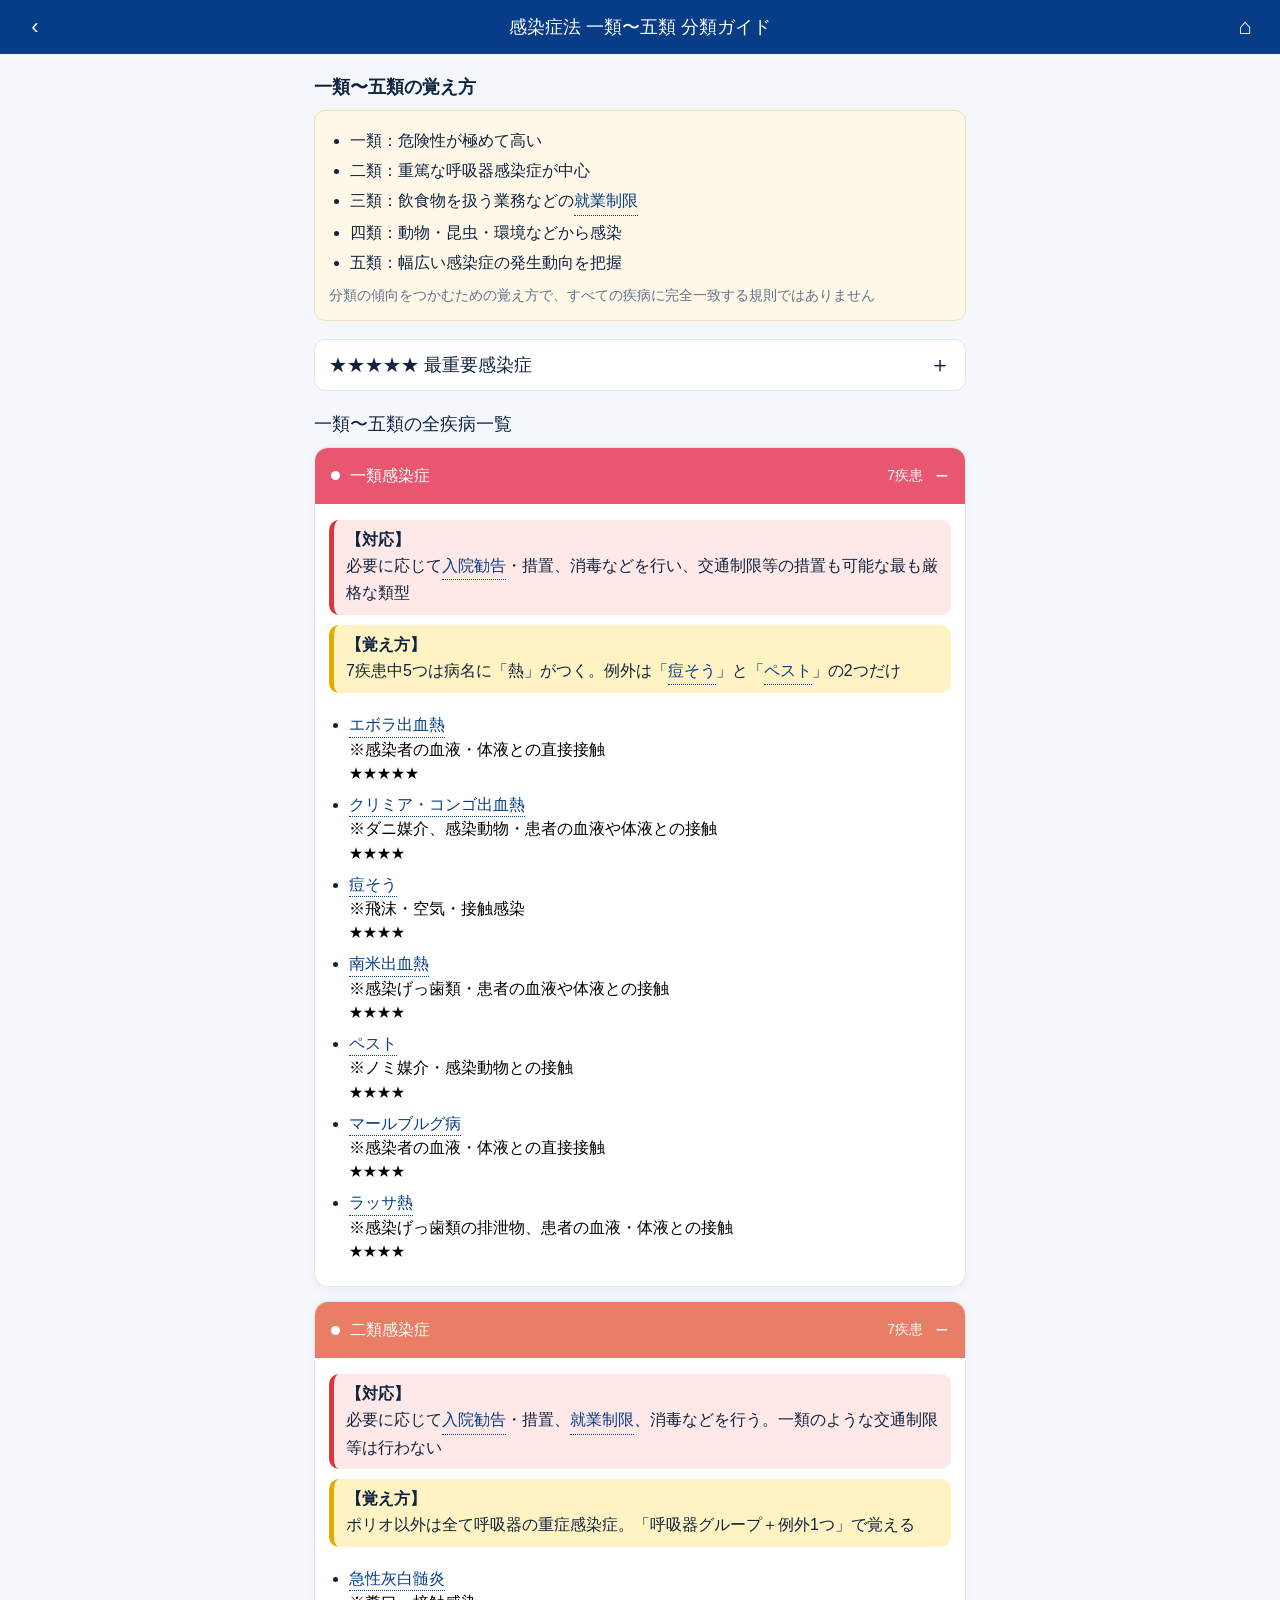
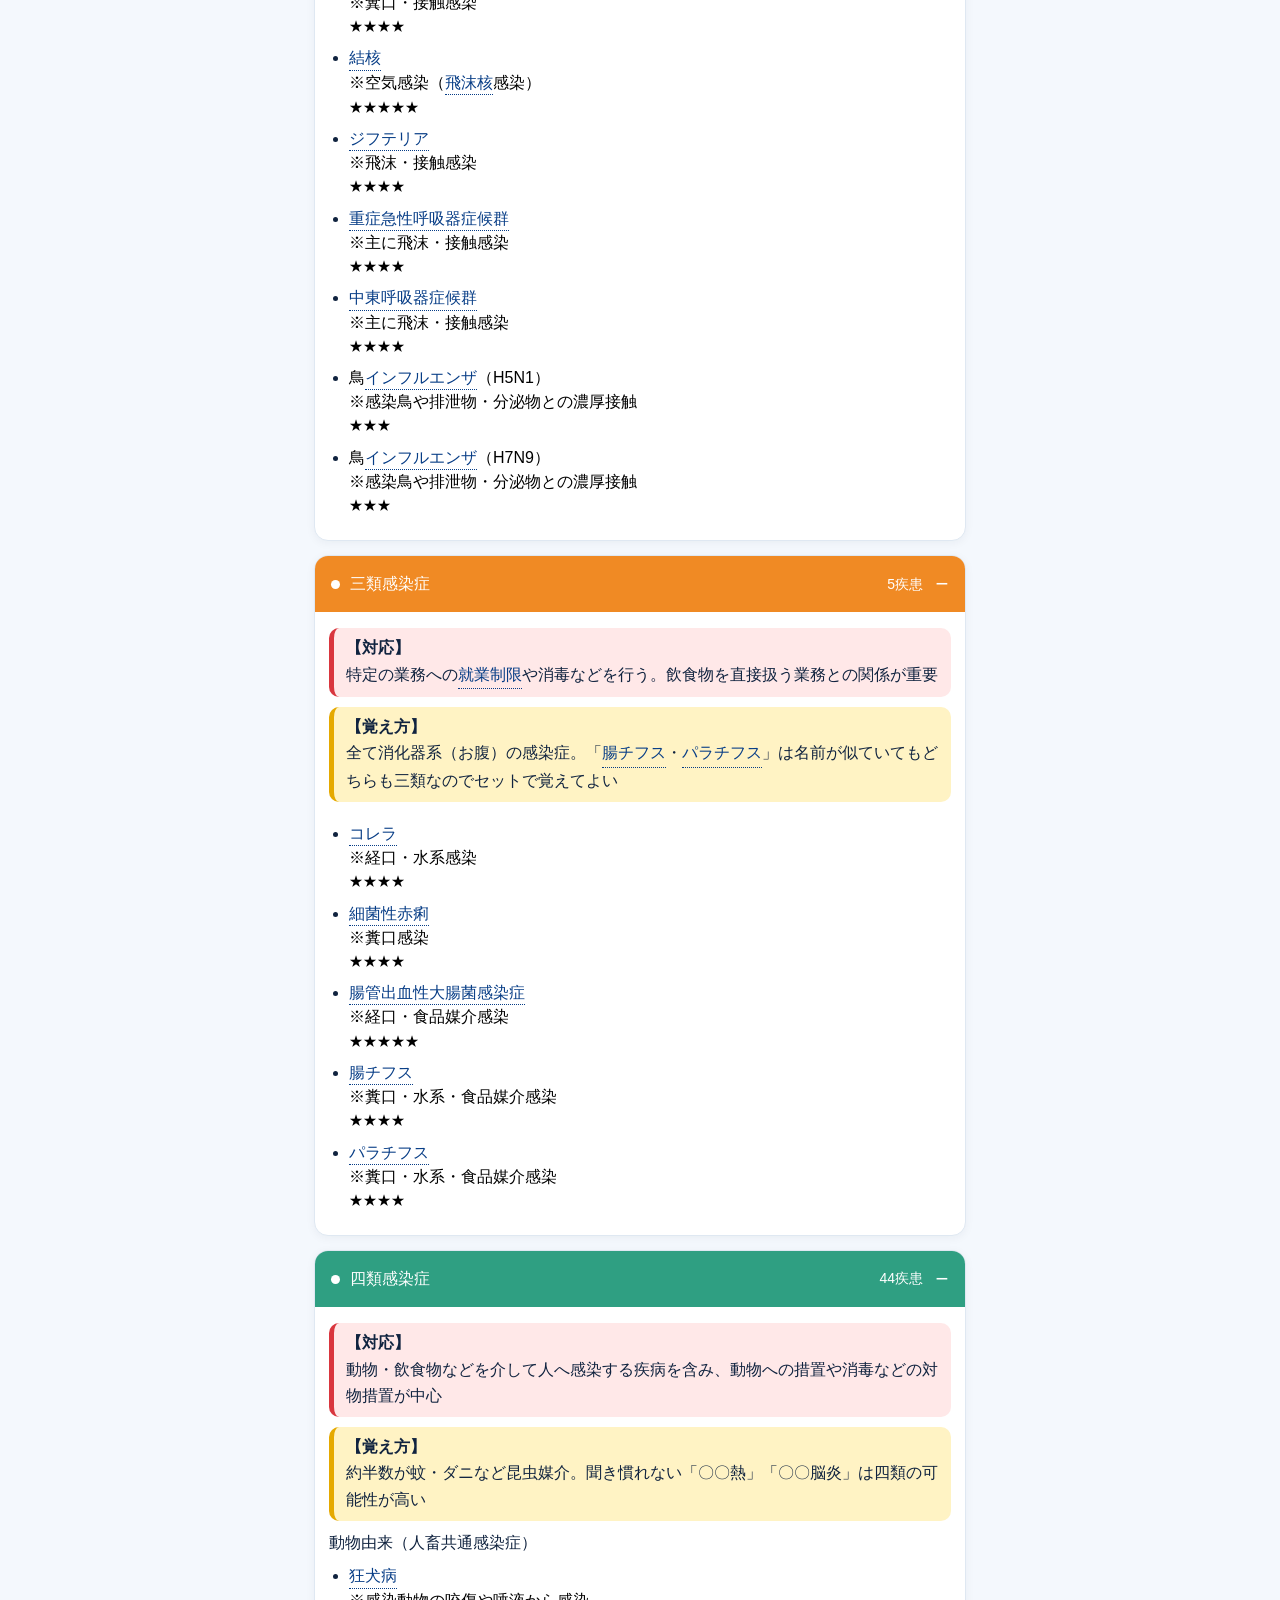
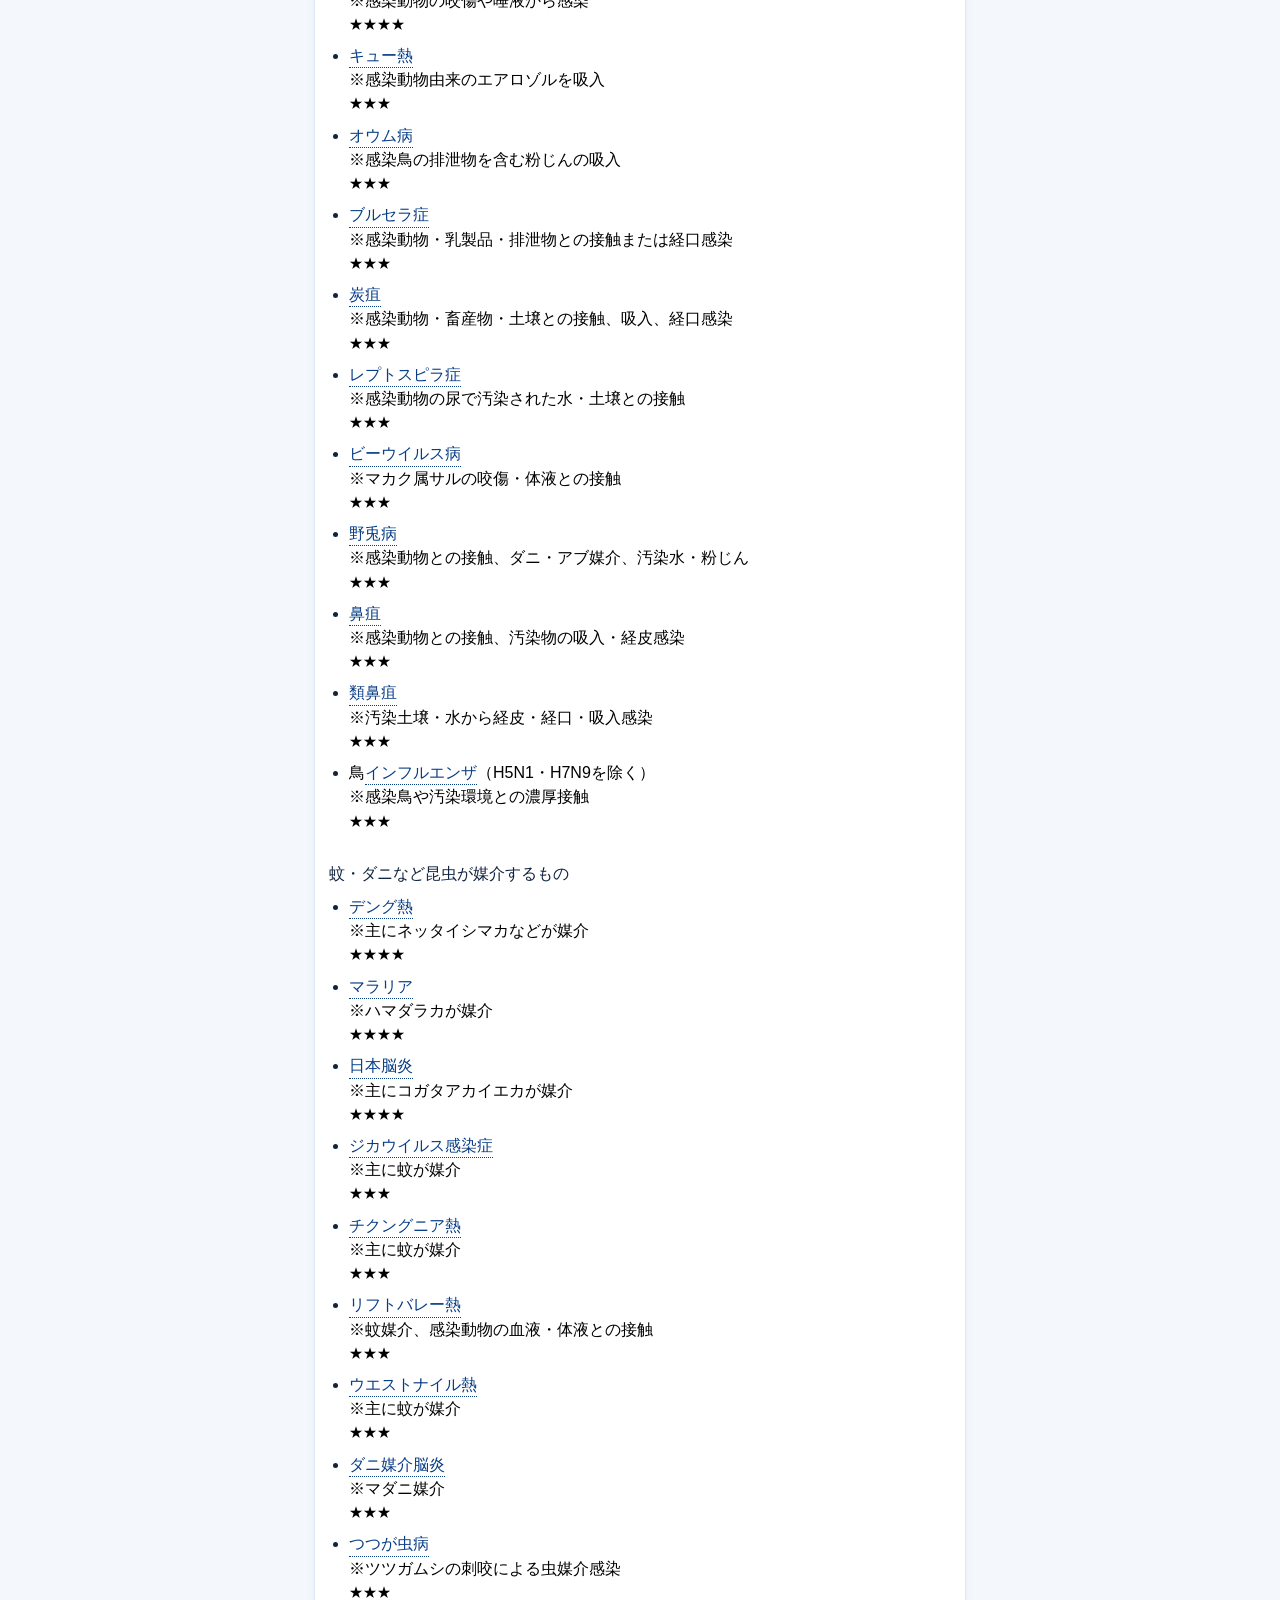
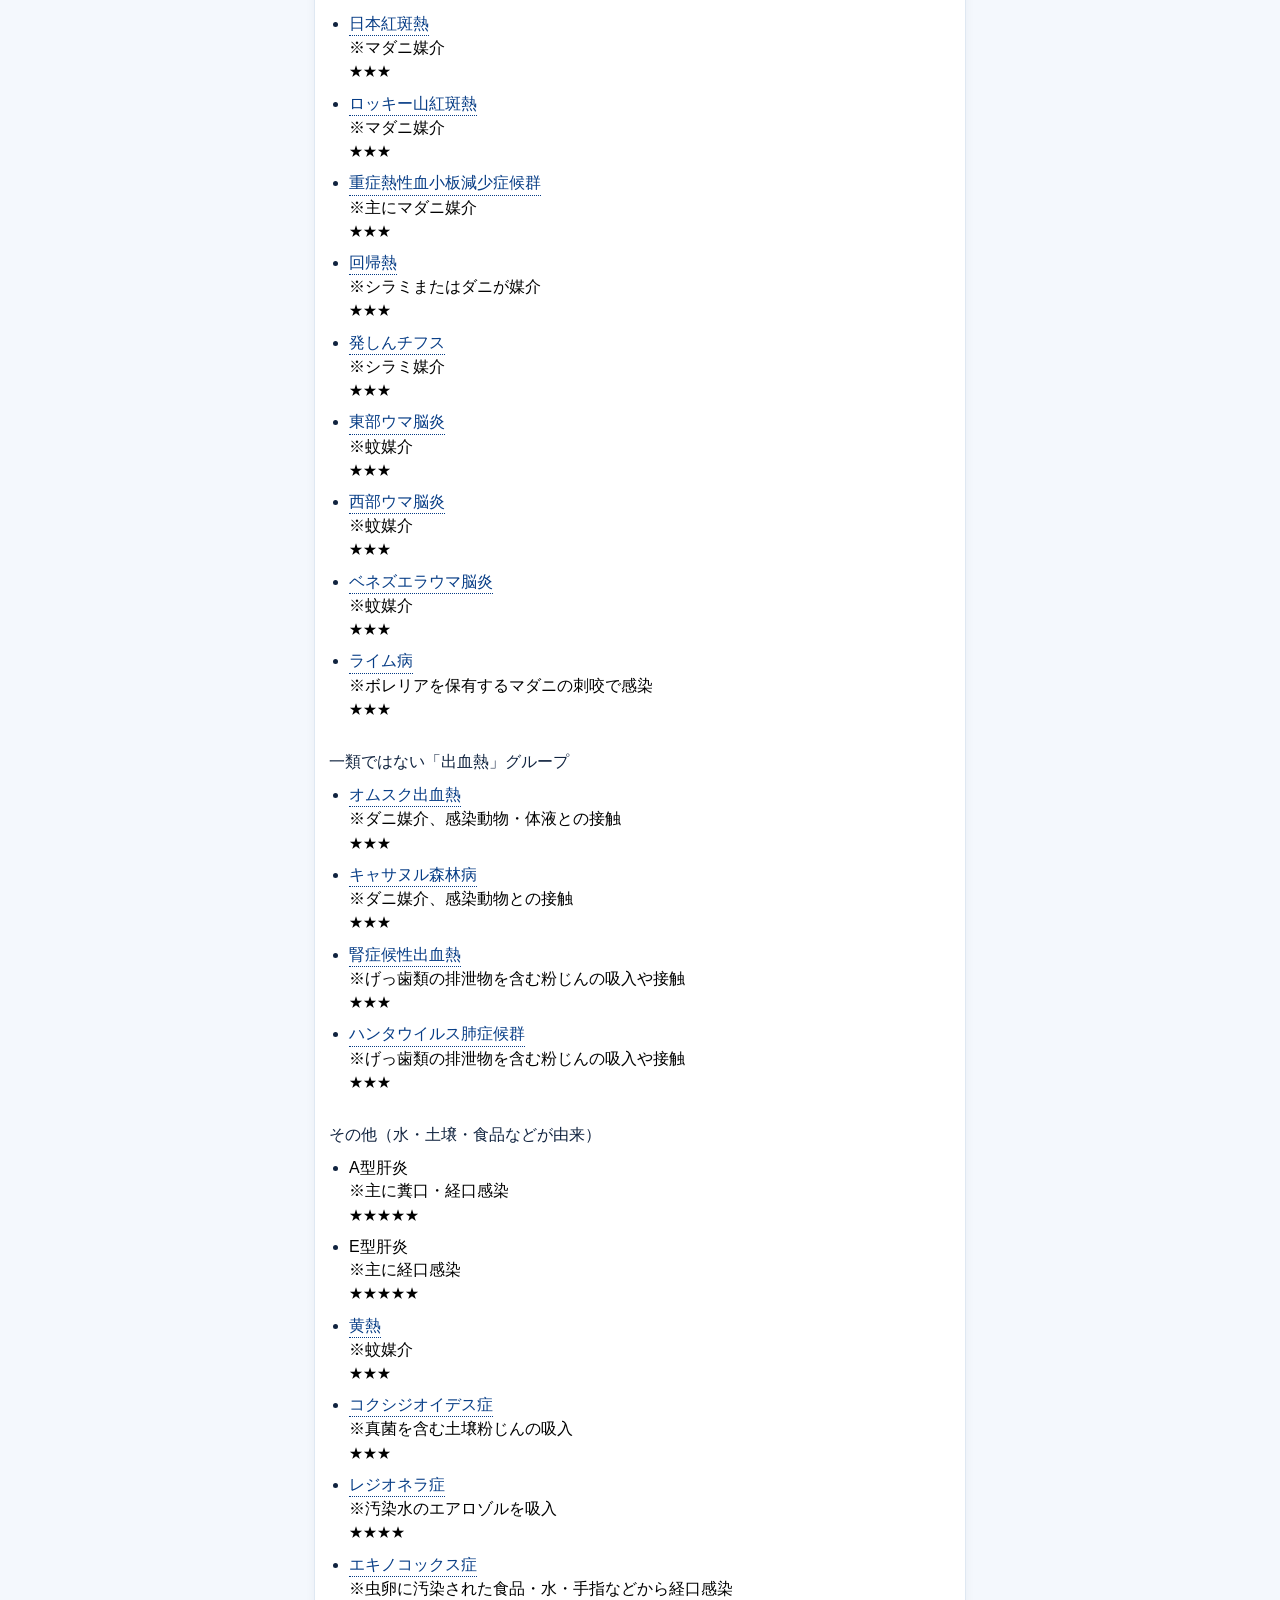
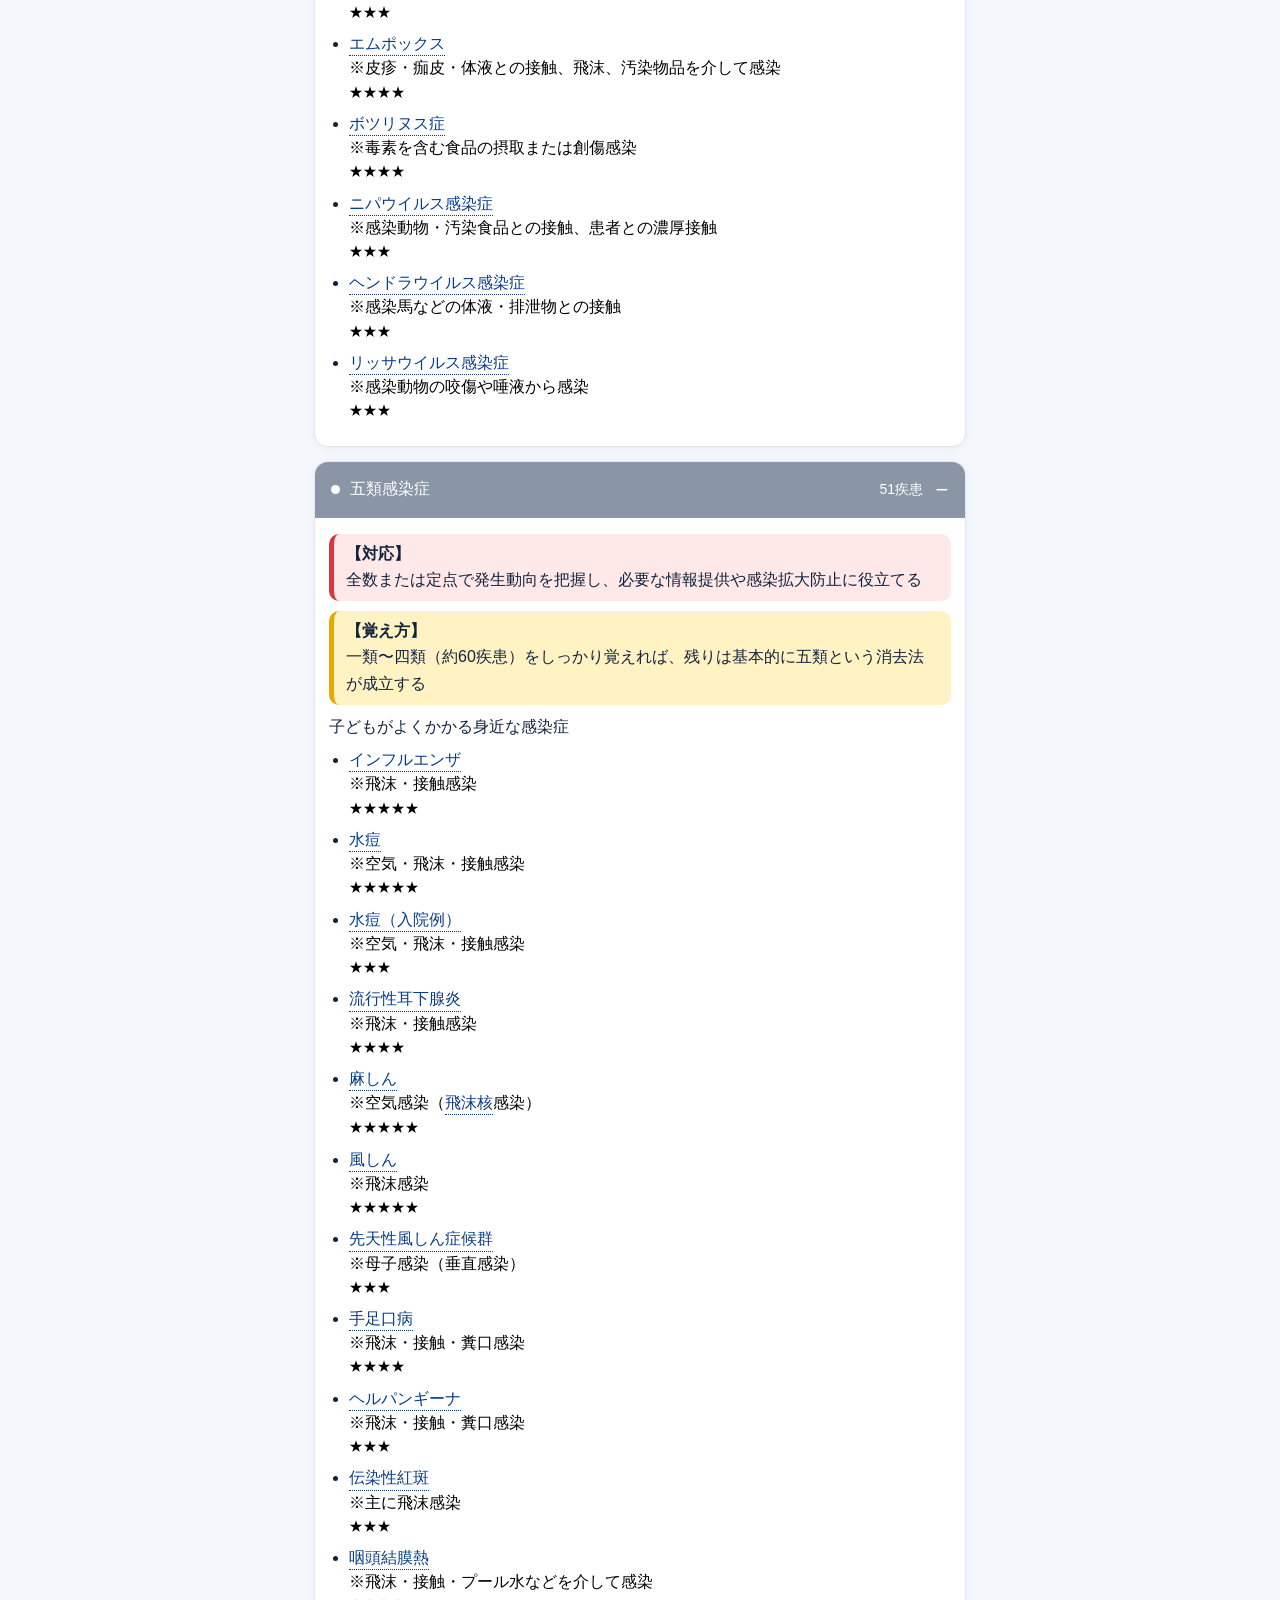
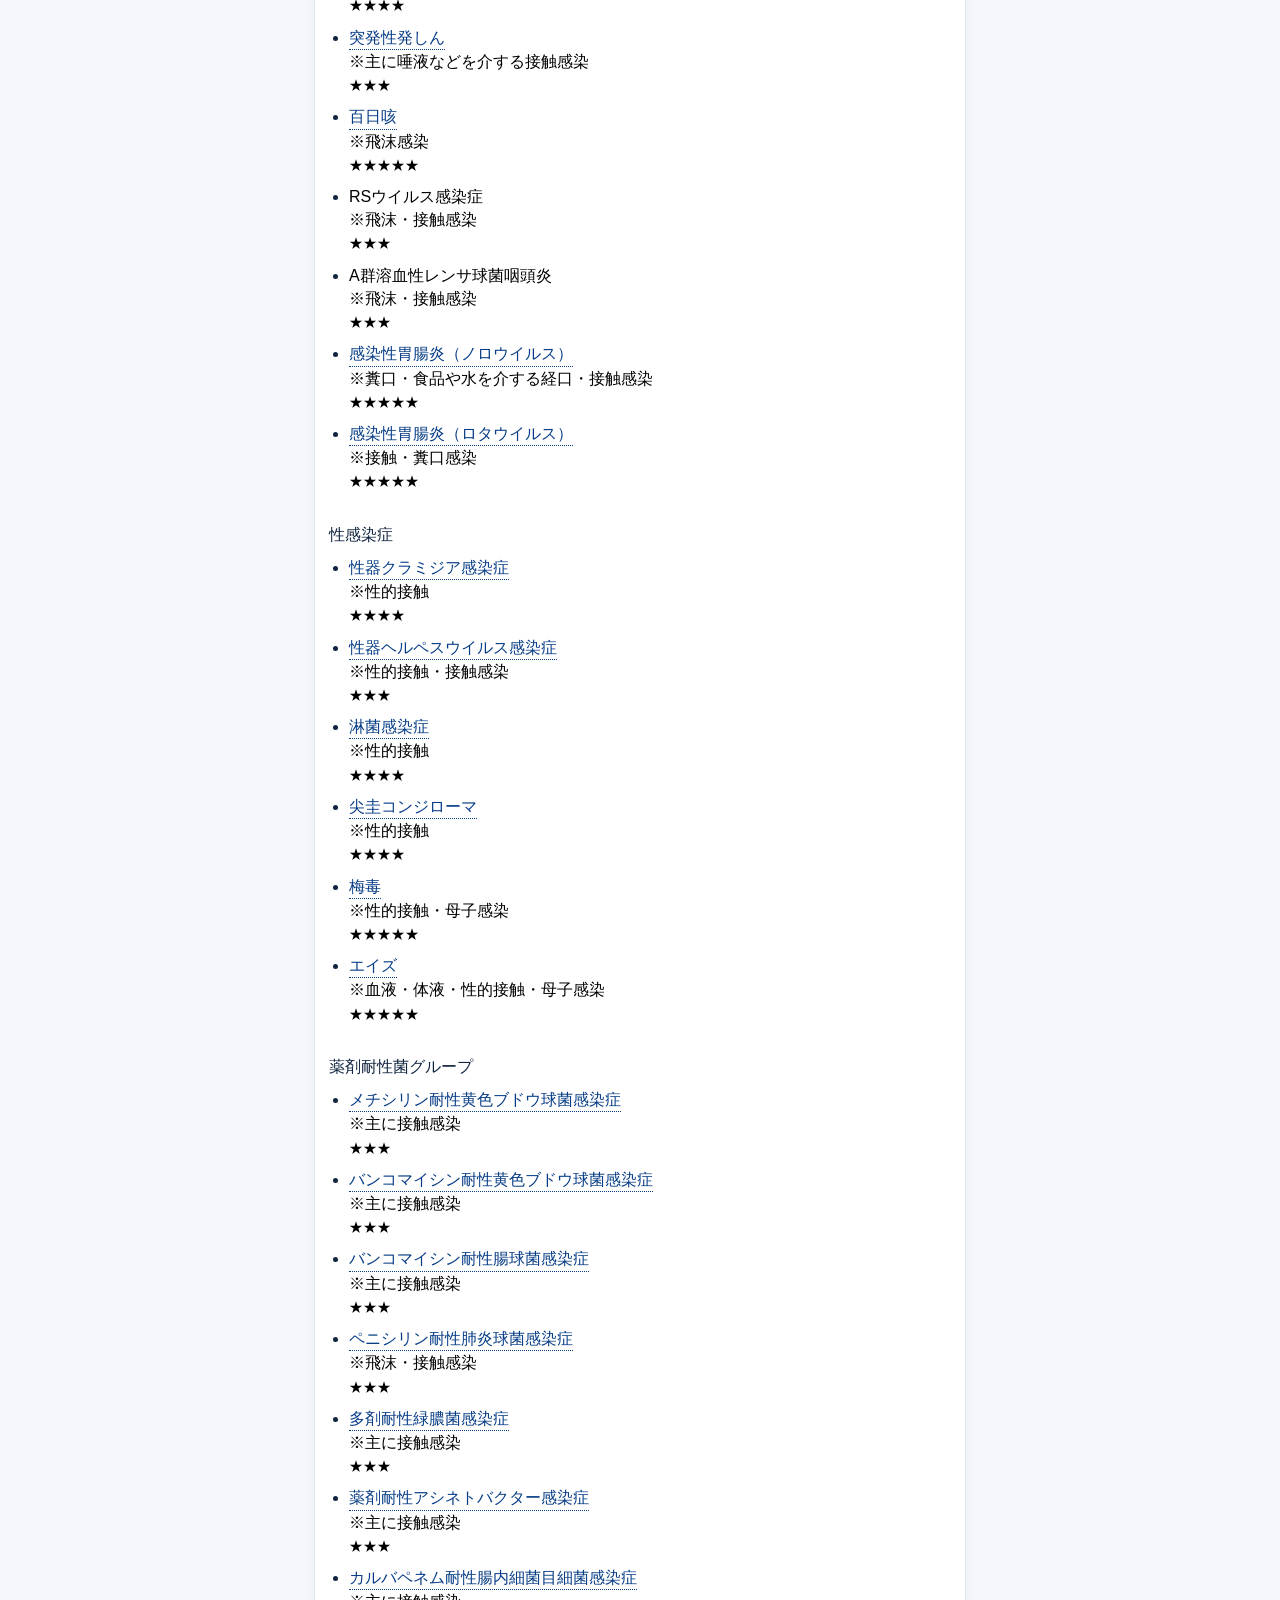
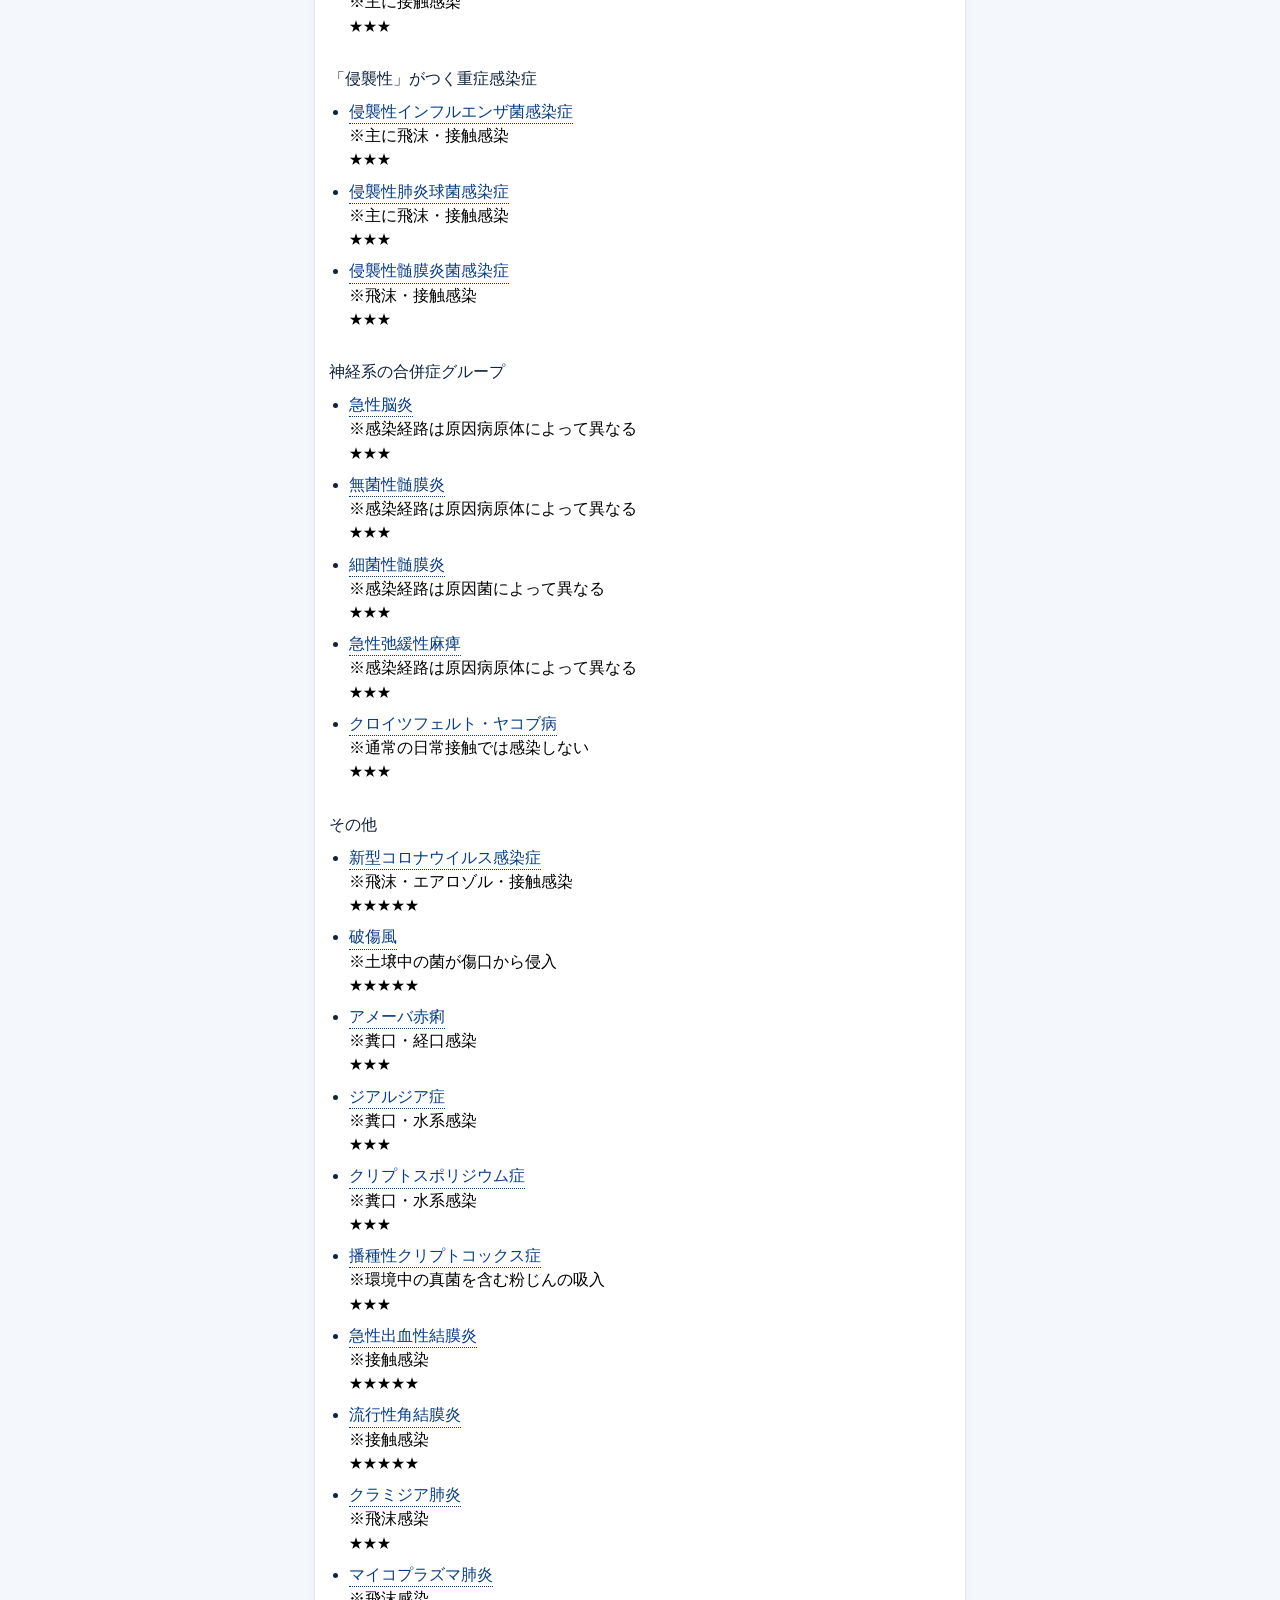
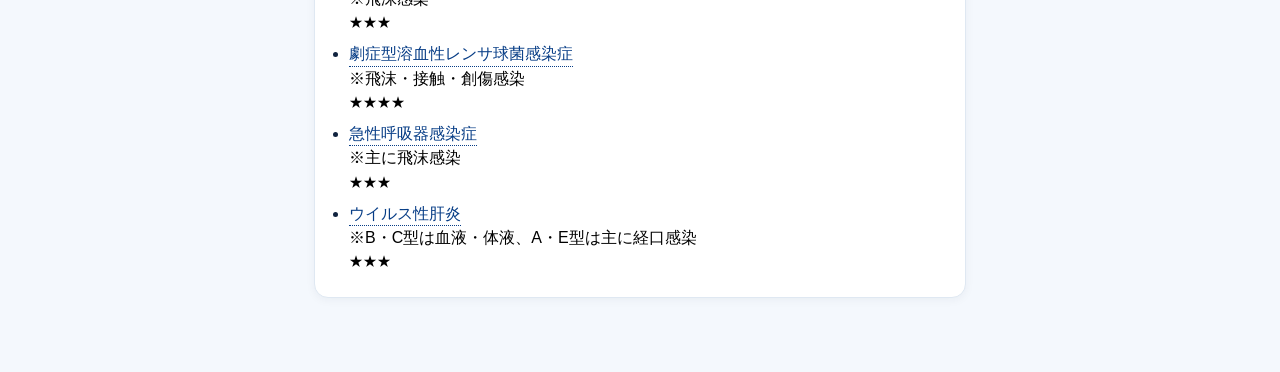
<file: infection-classification-guide.html>
<!DOCTYPE html>

<html lang="ja">
<head>
<meta charset="utf-8"/>
<meta content="width=device-width,initial-scale=1" name="viewport"/>
<title>感染症法 一類〜五類 分類ガイド</title>
<style>
:root{
  --navy:#10233f;
  --nav:#073d86;
  --bg:#f4f8fd;
  --card:#ffffff;
  --line:#dfe8f2;
  --text:#10233f;
  --muted:#62718a;
  --red:#e8576f;
  --coral:#e97d65;
  --orange:#f08a24;
  --green:#2f9f82;
  --gray:#8a96a6;
  --font-lv1:22px;
  --font-lv2:20px;
  --font-lv3:18px;
  --font-lv4:16px;
  --font-lv5:14px;
}
*{box-sizing:border-box}
html{background:var(--bg)}
body{
  margin:0;
  background:var(--bg);
  color:var(--text);
  font-family:-apple-system,BlinkMacSystemFont,"Hiragino Sans","Yu Gothic",sans-serif;
  font-size:var(--font-lv4);
  font-weight:400;
  line-height:1.7;
}
button,a,summary{font:inherit}
.g-nav{
  position:sticky;
  top:0;
  z-index:30;
  display:grid;
  grid-template-columns:54px 1fr 54px;
  align-items:center;
  height:54px;
  padding:0 8px;
  background:var(--nav);
  color:#fff;
}
.g-nav button,.g-nav a{
  display:grid;
  place-items:center;
  width:100%;
  height:44px;
  padding:0;
  border:0;
  background:transparent;
  color:#fff;
  text-decoration:none;
  font-size:var(--font-lv1);
  line-height:1;
  cursor:pointer;
}
.g-nav .g-title{
  text-align:center;
  font-size:18px;
  font-weight:400;
  line-height:normal;
  overflow-wrap:anywhere;
}
.page-wrap{
  width:min(100%,680px);
  margin:0 auto;
  padding:20px 14px 60px;
}
.infection-guide-title{
  margin:0 0 16px;
  color:var(--navy);
  font-size:var(--font-lv2);
  font-weight:400;
  line-height:1.45;
}
.guide-section-title{
  margin:20px 0 10px;
  color:var(--navy);
  font-size:var(--font-lv3);
  font-weight:400;
  line-height:1.45;
}
.guide-section-title.guide-emphasis{font-weight:600}
.guide-section-title:first-of-type{margin-top:0}
.priority-details{
  margin:0 0 18px;
  overflow:hidden;
  border:1px solid var(--line);
  border-radius:11px;
  background:#fff;
}
.priority-details summary{
  position:relative;
  padding:12px 42px 12px 14px;
  list-style:none;
  color:var(--navy);
  font-size:var(--font-lv3);
  font-weight:400;
  line-height:1.45;
  cursor:pointer;
}
.priority-details summary::-webkit-details-marker{display:none}
.priority-details summary::after{content:"＋";position:absolute;right:14px;top:50%;translate:0 -50%;font-size:22px;font-weight:400}
.priority-details[open] summary::after{content:"−"}
.priority-list{display:grid;gap:0;margin:0;padding:0 14px 12px}
.priority-item{
  width:100%;
  padding:10px 0;
  border:0;
  border-top:1px solid var(--line);
  background:#fff;
  color:var(--text);
  text-align:left;
  cursor:pointer;
  font-size:var(--font-lv4);
  line-height:1.55;
}
.priority-item:first-child{border-top:0}
.memory-guide{margin:0 0 18px;padding:13px 14px;border:1px solid #f0dfb7;border-radius:11px;background:#fff8e9}
.memory-guide ul{margin:0;padding-left:1.3em}
.memory-guide li{margin:3px 0}
.memory-guide-note{margin:9px 0 0;color:var(--muted);font-size:var(--font-lv5);line-height:1.55}
.infection-tier{
  --tier-color:var(--gray);
  margin:0 0 14px;
  overflow:hidden;
  border:1px solid var(--line);
  border-radius:14px;
  background:var(--card);
  box-shadow:0 2px 10px rgba(16,35,63,.05);
}
.tier-1{--tier-color:var(--red)}
.tier-2{--tier-color:var(--coral)}
.tier-3{--tier-color:var(--orange)}
.tier-4{--tier-color:var(--green)}
.tier-5{--tier-color:var(--gray)}
.infection-tier summary{
  position:relative;
  display:grid;
  grid-template-columns:minmax(0,1fr) auto 18px;
  align-items:center;
  gap:10px;
  min-height:56px;
  padding:13px 14px 13px 16px;
  list-style:none;
  cursor:pointer;
  background:var(--tier-color);
  color:#fff;
}
.infection-tier summary::-webkit-details-marker{display:none}
.infection-tier summary::after{
  content:"＋";
  font-size:22px;
  line-height:1;
  text-align:center;
}
.infection-tier[open] summary::after{content:"−"}
.tier-head{display:flex;align-items:center;min-width:0;gap:10px}
.tier-dot{
  width:9px;
  height:9px;
  flex:0 0 auto;
  border-radius:50%;
  background:#fff;
}
.tier-name{
  min-width:0;
  font-size:var(--font-lv4);
  font-weight:400;
  line-height:1.4;
}
.tier-count{
  font-size:var(--font-lv5);
  font-weight:400;
  white-space:nowrap;
}
.tier-body{
  display:grid;
  gap:12px;
  padding:14px;
  border-top:1px solid rgba(255,255,255,.25);
}
.info-block{
  margin:0;
  padding:13px 14px;
  border:1px solid var(--line);
  border-radius:11px;
  background:#f8fbff;
}
.info-block.memory{
  background:#fff8e9;
  border-color:#f0dfb7;
}
.info-label{
  display:block;
  margin:0 0 5px;
  font-size:var(--font-lv4);
  font-weight:400;
  line-height:1.4;
}
.info-block p{
  margin:0;
  font-size:var(--font-lv4);
  font-weight:400;
}
.tier-group{
  margin:0;
  padding:13px 14px 14px;
  border:1px solid var(--line);
  border-radius:11px;
  background:#fff;
}
.tier-group-title{
  margin:0 0 9px;
  color:var(--muted);
  font-size:var(--font-lv4);
  font-weight:400;
  line-height:1.5;
}
.tier-diseases{
  display:flex;
  flex-wrap:wrap;
  gap:7px;
  margin:0;
  padding:0;
  list-style:none;
}
.tier-diseases li{
  padding:5px 10px;
  border:1px solid color-mix(in srgb,var(--tier-color) 28%,#dfe8f2);
  border-radius:999px;
  background:color-mix(in srgb,var(--tier-color) 9%,#fff);
  color:var(--text);
  font-size:var(--font-lv5);
  font-weight:400;
  line-height:1.45;
  cursor:pointer;
  transition:background-color .15s ease;
}
.tier-disease-name{color:#000;font-weight:400;overflow-wrap:anywhere}
.tier-disease-name.最重要,.tier-disease-name.重要,.tier-disease-name.低優先{color:#000}
.tier-importance{display:block;margin-top:2px;color:#000;font-size:12px;font-weight:400;line-height:1.35}
.tier-diseases li:active{background:#e5edf2}
.tier-diseases li:focus-visible{outline:3px solid #f2a900;outline-offset:2px}
.disease-modal[hidden]{display:none}
.disease-modal{position:fixed;inset:0;z-index:1000;display:flex;align-items:flex-end;justify-content:center;padding:16px;background:rgba(10,24,38,.58)}
.disease-dialog{width:min(100%,620px);max-height:88vh;overflow:auto;background:#fff;border-radius:18px 18px 12px 12px;box-shadow:0 16px 48px rgba(0,0,0,.3)}
.disease-dialog-head{position:sticky;top:0;display:flex;align-items:flex-start;gap:12px;padding:18px 16px 12px;background:#fff;border-bottom:1px solid #dfe7eb}
.disease-dialog-head h3{flex:1;margin:0;color:#12324a;font-size:20px;font-weight:400;line-height:1.45}
.disease-close{flex:none;width:38px;height:38px;border:0;border-radius:50%;background:#e9eef2;color:#243746;font-size:25px;line-height:1;cursor:pointer}
.disease-detail{margin:0;padding:14px 16px 20px}
.disease-detail dt{margin-top:14px;color:#375266;font-size:16px;font-weight:400;line-height:1.45}
.disease-detail dt.detail-emphasis{font-weight:600}
.disease-detail dt:first-child{margin-top:0}
.disease-detail dd{margin:3px 0 0;color:#182934;font-size:16px;line-height:1.7;overflow-wrap:anywhere}
.importance{display:inline-block;padding:3px 10px;border-radius:999px;font-weight:400}
.importance.最重要{color:#9b1c1c;background:#fee2e2}.importance.重要{color:#8a4b08;background:#fff1c7}.importance.低優先{color:#40566a;background:#e9eef2}
@media(min-width:700px){.disease-modal{align-items:center}.disease-dialog{border-radius:18px}}
@supports not (background:color-mix(in srgb,#000 10%,#fff)){
  .tier-diseases li{background:#f2f5f9;border-color:var(--line)}
}
@media(max-width:520px){
  .g-nav .g-title{font-size:16px}
  .page-wrap{padding:16px 12px 48px}
  .infection-guide-title{font-size:var(--font-lv2)}
  .infection-tier summary{padding-left:14px}
  .tier-body{padding:12px}
}

/* 対策要点ページの表示規則に合わせる */
.infection-tier .tier-body{
  gap:10px;
  padding:5px 14px 16px;
}
.infection-tier .info-block{
  margin:10px 0 0;
  padding:8px 12px;
  border:0;
  border-left:5px solid #d9363e;
  border-radius:10px;
  background:#ffe8e8;
}
.infection-tier .info-block.memory{
  margin-top:0;
  border-left-color:#e5a900;
  background:#fff3c4;
}
.infection-tier .info-label{
  margin:0 0 2px;
  font-size:16px;
  font-weight:600;
  line-height:1.45;
}
.infection-tier .info-block.memory .info-label{font-weight:600}
.infection-tier .info-block p{
  display:block;
  font-size:16px;
  font-weight:400;
  line-height:1.65;
}
.infection-tier .tier-group{
  margin:0;
  padding:0;
  border:0;
  border-radius:0;
  background:transparent;
}
.infection-tier .tier-diseases{
  display:block;
  margin:0;
  padding-left:20px;
  list-style:disc;
}
.infection-tier .tier-diseases li{
  margin:9px 0;
  padding:0;
  border:0;
  border-radius:0;
  background:transparent;
  color:var(--text);
  font-size:16px;
  font-weight:400;
  line-height:1.65;
}
.infection-tier .tier-disease-name{
  display:block;
  margin:0 0 2px;
  color:#000;
  font-weight:400;
  line-height:1.45;
}
.infection-tier .tier-disease-name.最重要,
.infection-tier .tier-disease-name.重要,
.infection-tier .tier-disease-name.低優先{color:#000}
.infection-tier .tier-importance{
  display:block;
  margin:0;
  color:#000;
  font-size:14px;
  font-weight:400;
  line-height:1.45;
}
.infection-tier .tier-diseases li:active{background:transparent}
.infection-tier .tier-group-title{
  margin:12px 0 3px;
  color:var(--navy);
  font-size:16px;
  font-weight:400;
  line-height:1.45;
}
.infection-tier .tier-group:first-of-type .tier-group-title{margin-top:0}
</style>
</head>
<body>
<nav class="g-nav"><button aria-label="戻る" onclick="history.length&gt;1?history.back():location.href='index.html'" type="button">‹</button><span class="g-title">感染症法 一類〜五類 分類ガイド</span><a aria-label="ホームへ戻る" href="index.html">⌂</a></nav>
<div class="page-wrap" data-dictionary-content>
<section class="infection-guide">
<h3 class="guide-section-title guide-emphasis">一類〜五類の覚え方</h3>
<div class="memory-guide">
<ul>
<li>一類：危険性が極めて高い</li>
<li>二類：重篤な呼吸器感染症が中心</li>
<li>三類：飲食物を扱う業務などの就業制限</li>
<li>四類：動物・昆虫・環境などから感染</li>
<li>五類：幅広い感染症の発生動向を把握</li>
</ul>
<p class="memory-guide-note">分類の傾向をつかむための覚え方で、すべての疾病に完全一致する規則ではありません</p>
</div>
<details class="priority-details">
<summary>★★★★★ 最重要感染症</summary>
<div class="priority-list" id="priorityList"></div>
</details>
<h3 class="guide-section-title">一類〜五類の全疾病一覧</h3>
<details class="infection-tier tier-1" open="">
<summary>
<span class="tier-head"><span class="tier-dot"></span><span class="tier-name">一類感染症</span></span>
<span class="tier-count">7疾患</span>
</summary>
<div class="tier-body">
<div class="info-block"><span class="info-label">【対応】</span><p>必要に応じて入院勧告・措置、消毒などを行い、交通制限等の措置も可能な最も厳格な類型</p></div>
<div class="info-block memory"><span class="info-label">【覚え方】</span><p>7疾患中5つは病名に「熱」がつく。例外は「痘そう」と「ペスト」の2つだけ</p></div>
<section class="tier-group"><ul class="tier-diseases">
<li>エボラ出血熱</li>
<li>クリミア・コンゴ出血熱</li>
<li>痘そう</li>
<li>南米出血熱</li>
<li>ペスト</li>
<li>マールブルグ病</li>
<li>ラッサ熱</li>
</ul></section>
</div>
</details>
<details class="infection-tier tier-2" open="">
<summary>
<span class="tier-head"><span class="tier-dot"></span><span class="tier-name">二類感染症</span></span>
<span class="tier-count">7疾患</span>
</summary>
<div class="tier-body">
<div class="info-block"><span class="info-label">【対応】</span><p>必要に応じて入院勧告・措置、就業制限、消毒などを行う。一類のような交通制限等は行わない</p></div>
<div class="info-block memory"><span class="info-label">【覚え方】</span><p>ポリオ以外は全て呼吸器の重症感染症。「呼吸器グループ＋例外1つ」で覚える</p></div>
<section class="tier-group"><ul class="tier-diseases">
<li>急性灰白髄炎</li>
<li>結核</li>
<li>ジフテリア</li>
<li>重症急性呼吸器症候群</li>
<li>中東呼吸器症候群</li>
<li>鳥インフルエンザ（Ｈ５Ｎ１）</li>
<li>鳥インフルエンザ（Ｈ７Ｎ９）</li>
</ul></section>
</div>
</details>
<details class="infection-tier tier-3" open="">
<summary>
<span class="tier-head"><span class="tier-dot"></span><span class="tier-name">三類感染症</span></span>
<span class="tier-count">5疾患</span>
</summary>
<div class="tier-body">
<div class="info-block"><span class="info-label">【対応】</span><p>特定の業務への就業制限や消毒などを行う。飲食物を直接扱う業務との関係が重要</p></div>
<div class="info-block memory"><span class="info-label">【覚え方】</span><p>全て消化器系（お腹）の感染症。「腸チフス・パラチフス」は名前が似ていてもどちらも三類なのでセットで覚えてよい</p></div>
<section class="tier-group"><ul class="tier-diseases">
<li>コレラ</li>
<li>細菌性赤痢</li>
<li>腸管出血性大腸菌感染症</li>
<li>腸チフス</li>
<li>パラチフス</li>
</ul></section>
</div>
</details>
<details class="infection-tier tier-4" open="">
<summary>
<span class="tier-head"><span class="tier-dot"></span><span class="tier-name">四類感染症</span></span>
<span class="tier-count">44疾患</span>
</summary>
<div class="tier-body">
<div class="info-block"><span class="info-label">【対応】</span><p>動物・飲食物などを介して人へ感染する疾病を含み、動物への措置や消毒などの対物措置が中心</p></div>
<div class="info-block memory"><span class="info-label">【覚え方】</span><p>約半数が蚊・ダニなど昆虫媒介。聞き慣れない「〇〇熱」「〇〇脳炎」は四類の可能性が高い</p></div>
<section class="tier-group"><p class="tier-group-title">動物由来（人畜共通感染症）</p><ul class="tier-diseases">
<li>狂犬病</li><li>キュー熱</li><li>オウム病</li><li>ブルセラ症</li><li>炭疽</li>
<li>レプトスピラ症</li><li>ビーウイルス病</li><li>野兎病</li><li>鼻疽</li><li>類鼻疽</li>
<li>鳥インフルエンザ（Ｈ５Ｎ１・Ｈ７Ｎ９を除く）</li>
</ul></section>

<section class="tier-group"><p class="tier-group-title">蚊・ダニなど昆虫が媒介するもの</p><ul class="tier-diseases">
<li>デング熱</li><li>マラリア</li><li>日本脳炎</li><li>ジカウイルス感染症</li>
<li>チクングニア熱</li><li>リフトバレー熱</li><li>ウエストナイル熱</li>
<li>ダニ媒介脳炎</li><li>つつが虫病</li><li>日本紅斑熱</li><li>ロッキー山紅斑熱</li>
<li>重症熱性血小板減少症候群</li><li>回帰熱</li><li>発しんチフス</li>
<li>東部ウマ脳炎</li><li>西部ウマ脳炎</li><li>ベネズエラウマ脳炎</li><li>ライム病</li>
</ul></section>

<section class="tier-group"><p class="tier-group-title">一類ではない「出血熱」グループ</p><ul class="tier-diseases">
<li>オムスク出血熱</li><li>キャサヌル森林病</li><li>腎症候性出血熱</li><li>ハンタウイルス肺症候群</li>
</ul></section>

<section class="tier-group"><p class="tier-group-title">その他（水・土壌・食品などが由来）</p><ul class="tier-diseases">
<li>Ａ型肝炎</li><li>Ｅ型肝炎</li><li>黄熱</li><li>コクシジオイデス症</li>
<li>レジオネラ症</li><li>エキノコックス症</li><li>エムポックス</li><li>ボツリヌス症</li>
<li>ニパウイルス感染症</li><li>ヘンドラウイルス感染症</li><li>リッサウイルス感染症</li>
</ul></section>

</div>
</details>
<details class="infection-tier tier-5" open="">
<summary>
<span class="tier-head"><span class="tier-dot"></span><span class="tier-name">五類感染症</span></span>
<span class="tier-count">51疾患</span>
</summary>
<div class="tier-body">
<div class="info-block"><span class="info-label">【対応】</span><p>全数または定点で発生動向を把握し、必要な情報提供や感染拡大防止に役立てる</p></div>
<div class="info-block memory"><span class="info-label">【覚え方】</span><p>一類〜四類（約60疾患）をしっかり覚えれば、残りは基本的に五類という消去法が成立する</p></div>
<section class="tier-group"><p class="tier-group-title">子どもがよくかかる身近な感染症</p><ul class="tier-diseases">
<li>インフルエンザ</li><li>水痘</li><li>水痘（入院例）</li><li>流行性耳下腺炎</li>
<li>麻しん</li><li>風しん</li><li>先天性風しん症候群</li><li>手足口病</li>
<li>ヘルパンギーナ</li><li>伝染性紅斑</li><li>咽頭結膜熱</li><li>突発性発しん</li>
<li>百日咳</li><li>ＲＳウイルス感染症</li><li>Ａ群溶血性レンサ球菌咽頭炎</li>
<li>感染性胃腸炎（ノロウイルス）</li><li>感染性胃腸炎（ロタウイルス）</li>
</ul></section>

<section class="tier-group"><p class="tier-group-title">性感染症</p><ul class="tier-diseases">
<li>性器クラミジア感染症</li><li>性器ヘルペスウイルス感染症</li><li>淋菌感染症</li>
<li>尖圭コンジローマ</li><li>梅毒</li><li>エイズ</li>
</ul></section>

<section class="tier-group"><p class="tier-group-title">薬剤耐性菌グループ</p><ul class="tier-diseases">
<li>メチシリン耐性黄色ブドウ球菌感染症</li><li>バンコマイシン耐性黄色ブドウ球菌感染症</li>
<li>バンコマイシン耐性腸球菌感染症</li><li>ペニシリン耐性肺炎球菌感染症</li>
<li>多剤耐性緑膿菌感染症</li><li>薬剤耐性アシネトバクター感染症</li>
<li>カルバペネム耐性腸内細菌目細菌感染症</li>
</ul></section>

<section class="tier-group"><p class="tier-group-title">「侵襲性」がつく重症感染症</p><ul class="tier-diseases">
<li>侵襲性インフルエンザ菌感染症</li><li>侵襲性肺炎球菌感染症</li><li>侵襲性髄膜炎菌感染症</li>
</ul></section>

<section class="tier-group"><p class="tier-group-title">神経系の合併症グループ</p><ul class="tier-diseases">
<li>急性脳炎</li><li>無菌性髄膜炎</li><li>細菌性髄膜炎</li><li>急性弛緩性麻痺</li>
<li>クロイツフェルト・ヤコブ病</li>
</ul></section>

<section class="tier-group"><p class="tier-group-title">その他</p><ul class="tier-diseases">
<li>新型コロナウイルス感染症</li><li>破傷風</li><li>アメーバ赤痢</li><li>ジアルジア症</li>
<li>クリプトスポリジウム症</li><li>播種性クリプトコックス症</li><li>急性出血性結膜炎</li>
<li>流行性角結膜炎</li><li>クラミジア肺炎</li><li>マイコプラズマ肺炎</li>
<li>劇症型溶血性レンサ球菌感染症</li><li>急性呼吸器感染症</li><li>ウイルス性肝炎</li>
</ul></section>

</div>
</details>
</section>
</div>
<div class="disease-modal" id="diseaseModal" hidden>
  <article class="disease-dialog" role="dialog" aria-modal="true" aria-labelledby="diseaseTitle">
    <header class="disease-dialog-head"><h3 id="diseaseTitle"></h3><button class="disease-close" type="button" aria-label="閉じる">×</button></header>
    <dl class="disease-detail" id="diseaseDetail"></dl>
  </article>
</div>
<script src="infectionDiseaseData.js?v=3.0.188"></script>
<script>
(()=>{
  const modal=document.getElementById('diseaseModal'),dialog=modal.querySelector('.disease-dialog'),title=document.getElementById('diseaseTitle'),detail=document.getElementById('diseaseDetail');
  const diseases=globalThis.INFECTION_DISEASE_DATA?.diseases||[];
  const byName=new Map(diseases.map(item=>[item.name,item]));
  const displayText=value=>String(value||'').replace(/[Ａ-Ｚａ-ｚ０-９]/g,ch=>String.fromCharCode(ch.charCodeAt(0)-0xFEE0));
  const escapeHtml=value=>displayText(value).replace(/[&<>"']/g,ch=>({'&':'&amp;','<':'&lt;','>':'&gt;','"':'&quot;',"'":'&#39;'}[ch]));
  let lastFocus=null;
  function close(){modal.hidden=true;document.body.style.overflow='';lastFocus?.focus()}
  function open(item,trigger){lastFocus=trigger;title.textContent=displayText(`${item.name}｜${item.route}`);detail.innerHTML=`
    <dt>正式名称</dt><dd>${escapeHtml(item.name)}</dd>
    <dt>別名・通称</dt><dd>${escapeHtml(item.alias||'なし')}</dd>
    <dt>感染症法上の分類</dt><dd>${escapeHtml(item.classification)}</dd>
    <dt>主な感染経路</dt><dd>${escapeHtml(item.route)}</dd>
    ${Array.isArray(item.symptoms)&&item.symptoms.length?`<dt>代表的・特徴的な症状</dt><dd>${item.symptoms.map(value=>`・${escapeHtml(value)}`).join('<br>')}</dd>`:''}
    ${item.exam?`<dt class="detail-emphasis">国家試験の要点</dt><dd>${escapeHtml(item.exam)}</dd>`:''}
    ${item.mixup?`<dt class="detail-emphasis">混同注意</dt><dd>${escapeHtml(item.mixup)}</dd>`:''}
    <dt>重要度</dt><dd><span class="importance ${escapeHtml(item.importance)}">${escapeHtml(item.importance)}</span></dd>`;
    modal.hidden=false;document.body.style.overflow='hidden';modal.querySelector('.disease-close').focus();
  }
  document.querySelectorAll('.tier-diseases li').forEach(li=>{const item=byName.get(li.textContent.trim());if(!item)return;li.replaceChildren();const name=document.createElement('span');name.className=`tier-disease-name ${item.importance}`;name.append(document.createTextNode(displayText(item.name)),document.createElement('br'),document.createTextNode(displayText(`※${item.route}`)));const importance=document.createElement('span');importance.className='tier-importance';importance.textContent=item.importance==='最重要'?'★★★★★':item.importance==='重要'?'★★★★':'★★★';li.append(name,importance);li.tabIndex=0;li.setAttribute('role','button');li.setAttribute('aria-label',`${displayText(item.name)}の詳細を開く`);li.addEventListener('click',()=>open(item,li));li.addEventListener('keydown',e=>{if(e.key==='Enter'||e.key===' '){e.preventDefault();open(item,li)}})});
  const priorityList=document.getElementById('priorityList');
  diseases.filter(item=>item.importance==='最重要').forEach(item=>{const button=document.createElement('button');button.type='button';button.className='priority-item';button.append(document.createTextNode(item.name),document.createElement('br'),document.createTextNode(`※${item.route}`));button.addEventListener('click',()=>open(item,button));priorityList.append(button)});
  modal.querySelector('.disease-close').addEventListener('click',close);modal.addEventListener('click',e=>{if(e.target===modal)close()});document.addEventListener('keydown',e=>{if(e.key==='Escape'&&!modal.hidden)close()});
  let swipeStartX=0,swipeStartY=0,swipeStartedAtTop=false,swipeTracking=false,swipeLocked=false;
  dialog.addEventListener('touchstart',e=>{if(e.touches.length!==1||swipeLocked)return;const touch=e.touches[0];swipeStartX=touch.clientX;swipeStartY=touch.clientY;swipeStartedAtTop=dialog.scrollTop<=1;swipeTracking=true},{passive:true});
  dialog.addEventListener('touchcancel',()=>{swipeTracking=false},{passive:true});
  dialog.addEventListener('touchend',e=>{if(!swipeTracking||swipeLocked)return;swipeTracking=false;const touch=e.changedTouches[0];if(!touch||!swipeStartedAtTop)return;const dx=touch.clientX-swipeStartX,dy=touch.clientY-swipeStartY;if(dy<90||dy<=Math.abs(dx)*1.25)return;swipeLocked=true;close();setTimeout(()=>{swipeLocked=false},400)},{passive:true});
})();
</script>
<script src="glossaryData.js?v=3.0.188"></script>
<script src="glossaryQuizData.js?v=3.0.188"></script>
<script src="cultureManagementData.js?v=3.0.188"></script>
<script src="comprehensiveSupplementData.js?v=3.0.188"></script>
<script src="dictionaryPage.js?v=3.0.188"></script>
</body>
</html>
</file>
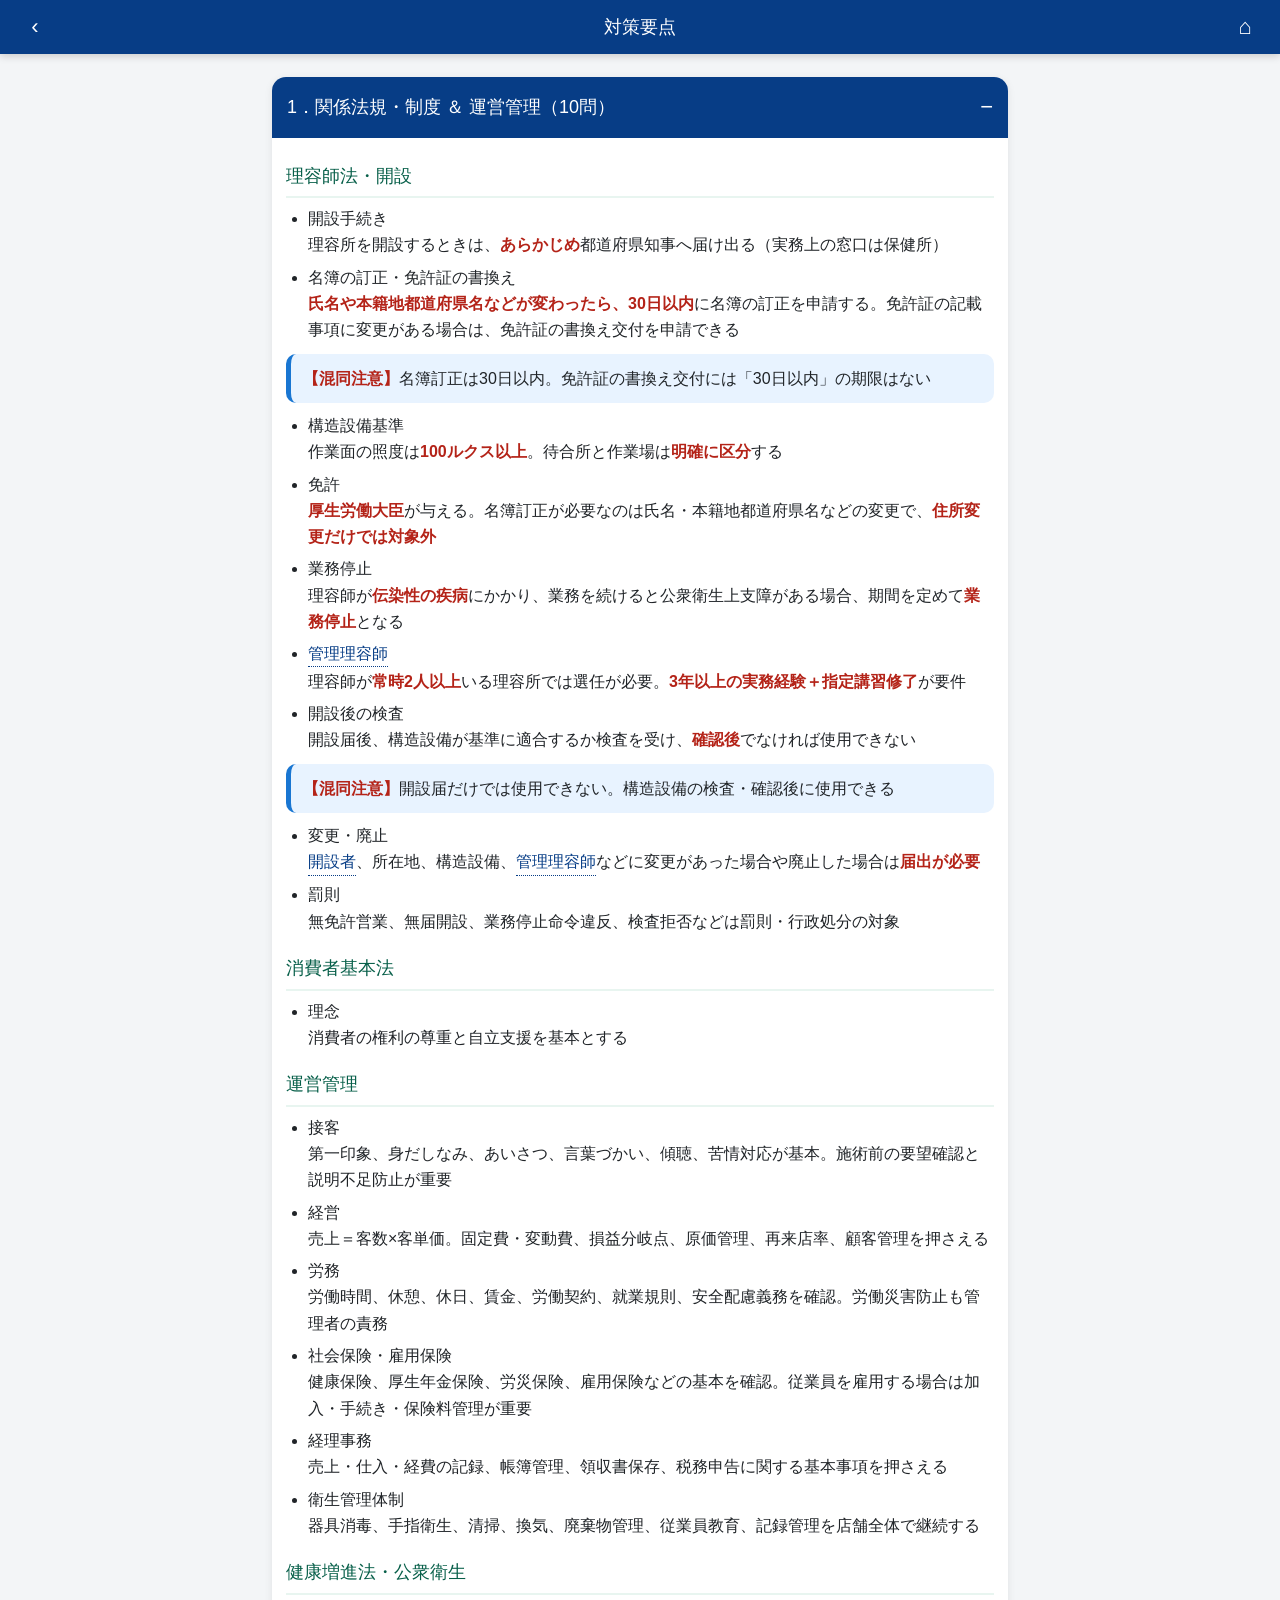
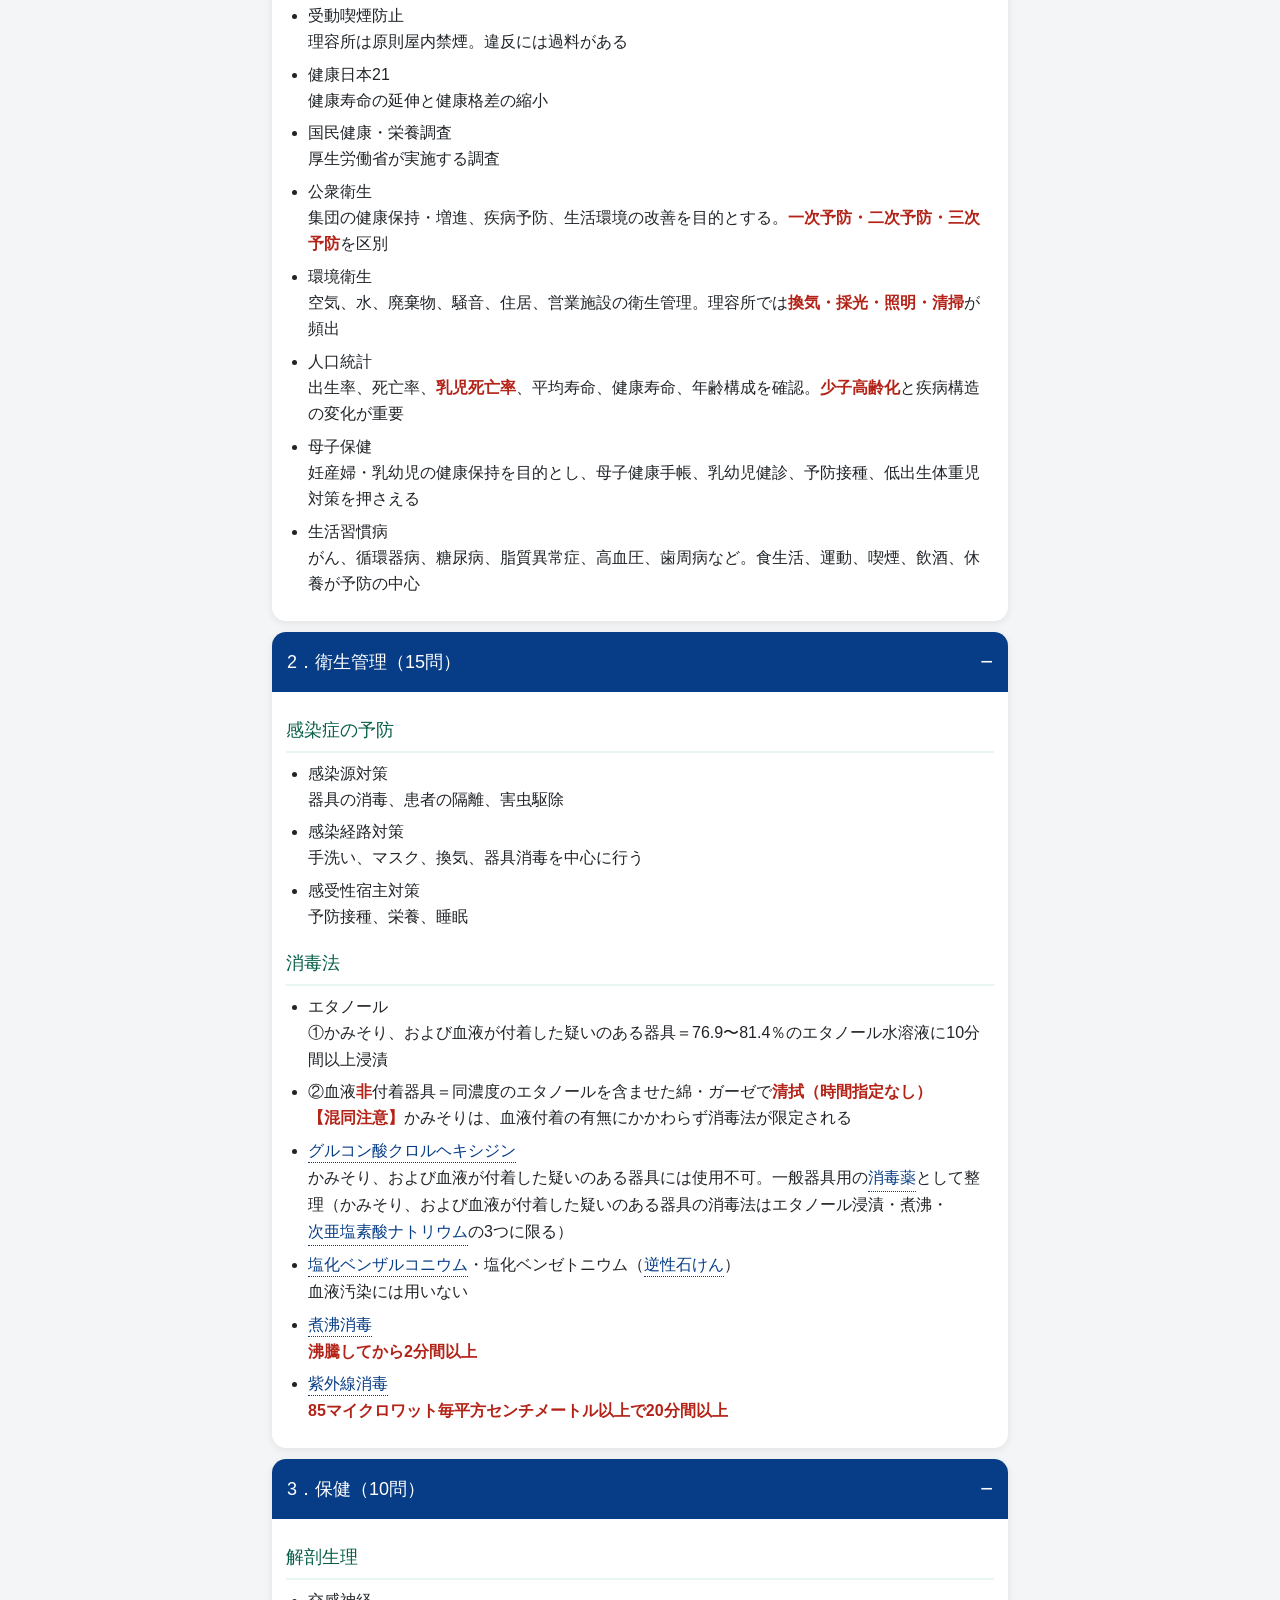
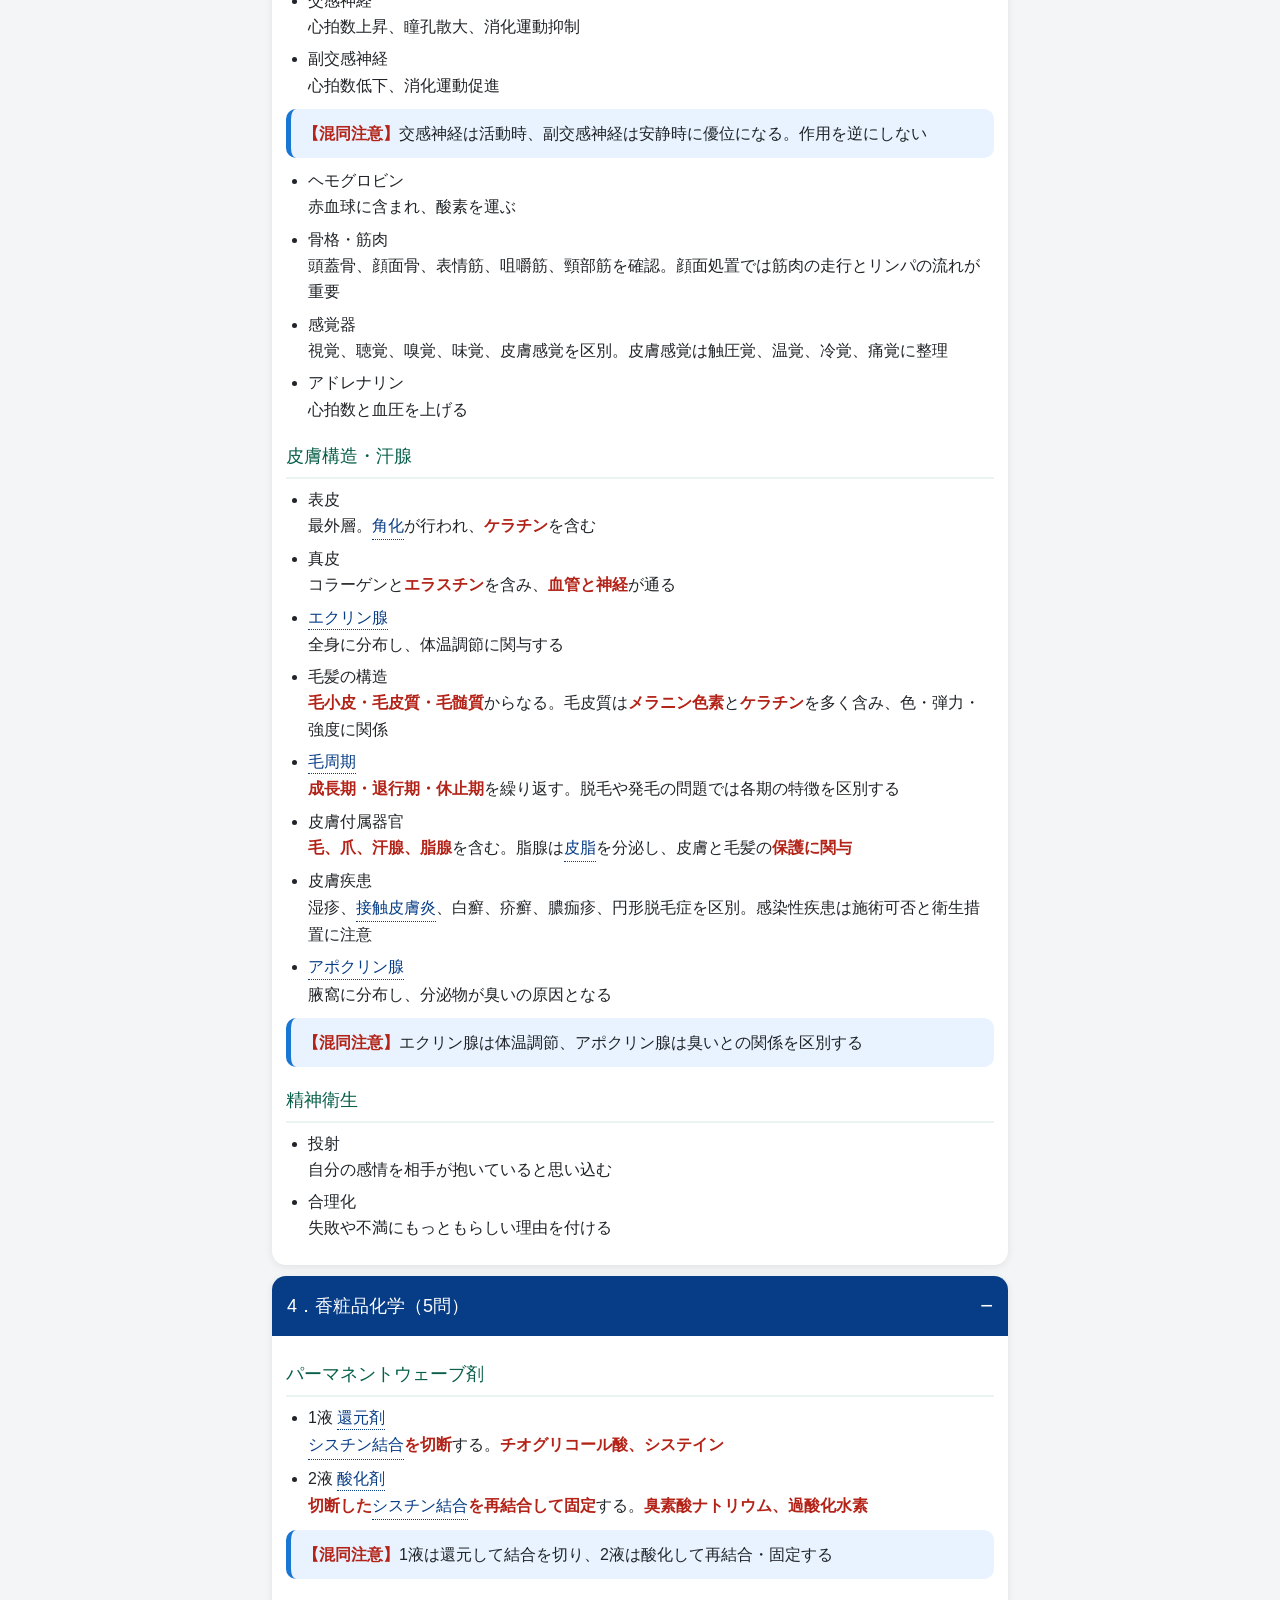
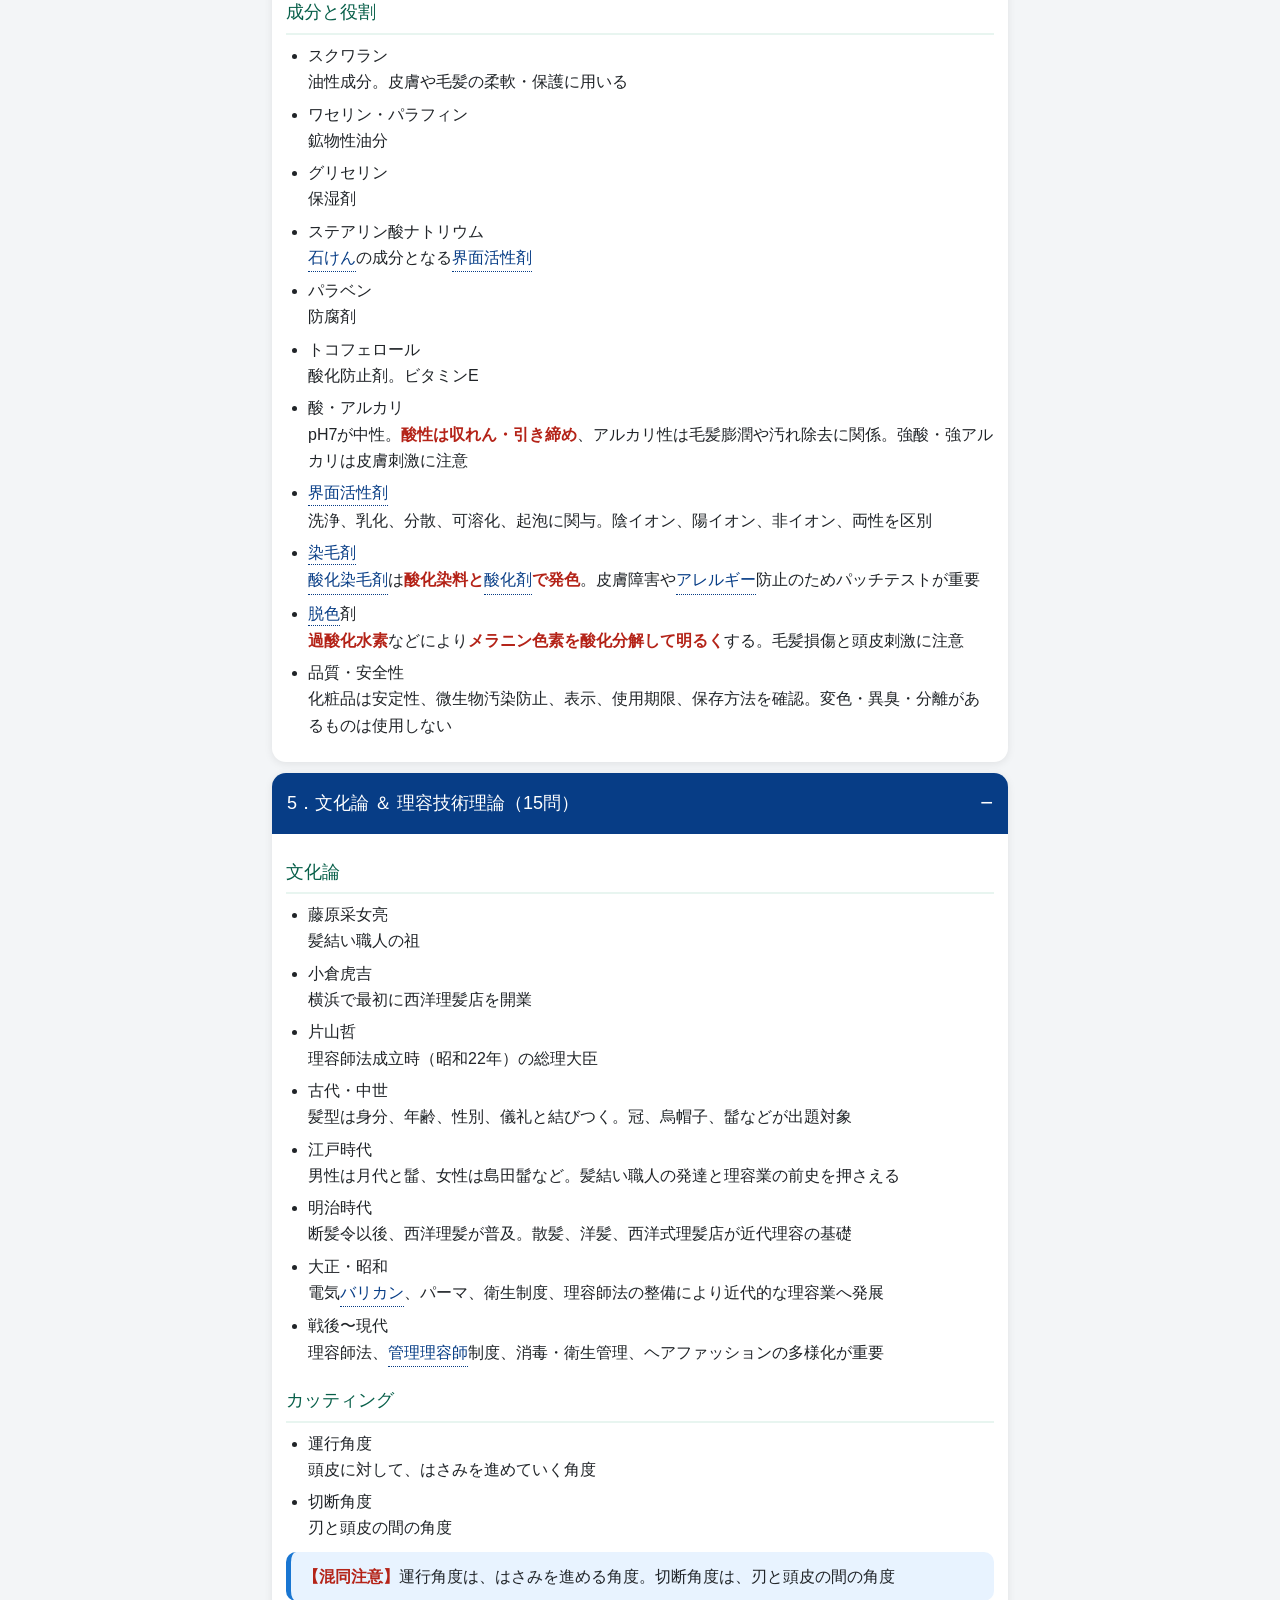
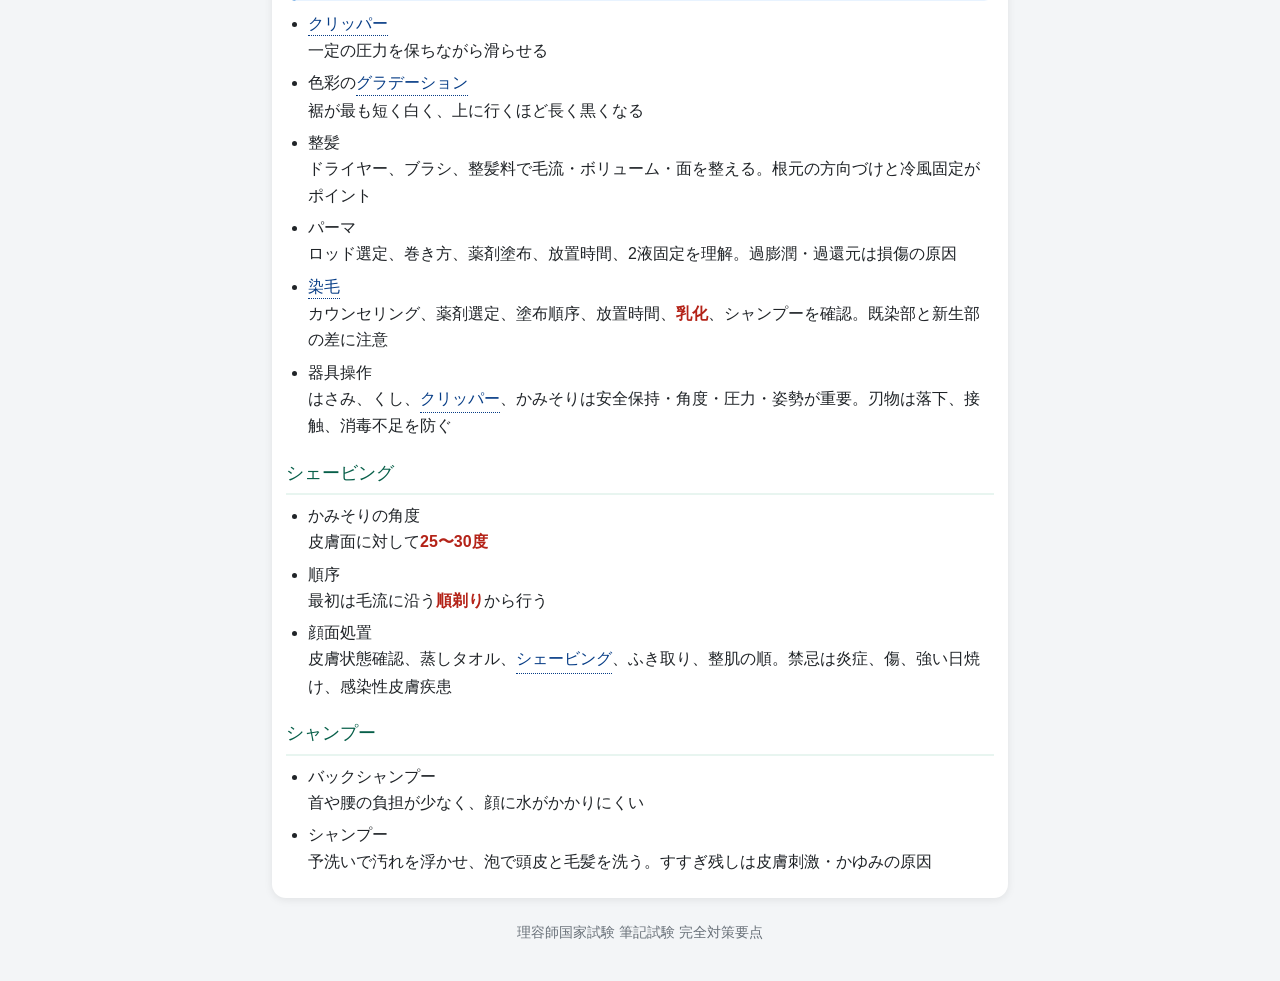
<file: taisaku-youten.html>
<!DOCTYPE html>
<!DOCTYPE html>

<html lang="ja">
<head>
<meta charset="utf-8"/>
<meta content="width=device-width,initial-scale=1,viewport-fit=cover" name="viewport"/>
<title>理容師国家試験 筆記試験 完全対策要点 全章初期展開版</title>
<style>
:root{
  --green:#075f49;--green2:#e8f5f0;--bg:#f3f5f7;--text:#202428;
  --memory:#fff3c4;--memory-border:#e5a900;
  --point:#ffe8e8;--point-border:#d9363e;
  --trap:#e8f3ff;--trap-border:#1976d2;
}
*{box-sizing:border-box}
html{scroll-behavior:smooth}
body{
  margin:0;background:var(--bg);color:var(--text);
  font-family:-apple-system,BlinkMacSystemFont,"Hiragino Kaku Gothic ProN",
  "Hiragino Sans","Yu Gothic",Meiryo,sans-serif;
  line-height:1.7;-webkit-text-size-adjust:100%;
}
.g-nav{position:sticky;top:0;z-index:30;display:grid;grid-template-columns:54px 1fr 54px;align-items:center;height:54px;padding:0 8px;background:#073d86;color:#fff;box-shadow:0 2px 8px rgba(0,0,0,.18)}.g-nav button,.g-nav a{display:grid;place-items:center;width:100%;height:44px;padding:0;border:0;background:transparent;color:#fff;text-decoration:none;font:inherit;font-size:22px;line-height:1;cursor:pointer}.g-nav .g-title{text-align:center;font-size:18px;font-weight:400;line-height:1.25}
main{max-width:760px;margin:auto;padding:12px 12px calc(24px + env(safe-area-inset-bottom))}
.legend{
  display:grid;grid-template-columns:repeat(3,1fr);gap:7px;margin:2px 0 12px;
}
.legend div{border-radius:9px;padding:8px 4px;text-align:center;font-size:14px;font-weight:500}
.legend .m{background:var(--memory);border:1px solid var(--memory-border)}
.legend .p{background:var(--point);border:1px solid var(--point-border)}
.legend .t{background:var(--trap);border:1px solid var(--trap-border)}
details{
  background:#fff;border-radius:14px;margin:11px 0;overflow:hidden;
  box-shadow:0 2px 8px rgba(0,0,0,.08);
}
summary{
  cursor:pointer;padding:15px 42px 15px 15px;font-weight:500;font-size:18px;
  color:#fff;background:var(--green);position:relative;list-style:none;
}
summary::-webkit-details-marker{display:none}
summary::after{content:"＋";position:absolute;right:15px;top:50%;transform:translateY(-50%);font-size:22px}
details[open] summary::after{content:"−"}
.sec{padding:5px 14px 16px}
h2{font-size:18px;color:var(--green);margin:18px 0 8px;border-bottom:2px solid var(--green2);padding-bottom:5px}
.infection-section-title{font-size:18px;font-weight:400;}
h3{font-size:16px;margin:14px 0 7px}
ul,ol{padding-left:22px;margin:7px 0}
li{margin:6px 0}
strong{font-weight:500}
.box{
  margin:10px 0;padding:11px 12px;border-radius:10px;position:relative;
  font-size:16px;font-weight:500;
}
.box::before{display:none}
.memory{background:var(--memory);border-left:5px solid var(--memory-border);padding-top:8px;padding-bottom:8px}
.memory::before{content:"覚"}
.point{background:var(--point);border-left:5px solid var(--point-border);padding-top:8px;padding-bottom:8px}
.point::before{content:"要"}
.trap{background:var(--trap);border-left:5px solid var(--trap-border)}
.trap::before{content:"注"}
.num{font-weight:600;color:#b42318}
.small{font-size:14px;color:#5e666d}
footer{text-align:center;color:#687078;font-size:14px;padding:12px}
@media(max-width:380px){header{font-size:16px}
  summary{font-size:16px}
  .legend div{font-size:14px}
}


/* Requested color and label scheme */
main > details > summary{background:#073D86;color:#fff;}
.memory{background:#fff3c4;border-left:5px solid #e5a900;}
.point{background:#ffe8e8;border-left:5px solid #d9363e;}
.trap{background:#e8f3ff;border-left:5px solid #1976d2;}
@media(max-width:380px){
  header{font-size:16px;}
}



.exam-note-card{
  margin:16px 0;
  border:2px solid #2E5F98;
  border-radius:12px;
  overflow:hidden;
  background:#f7fbff;
}
.exam-note-title{
  background:#2E5F98;
  color:#fff;
  padding:10px 14px;
  font-weight:500;
  font-size:16px;
}
.exam-note-body{
  padding:12px 14px;
}
.exam-note-body > :first-child{
  margin-top:0;
}
.exam-note-body > :last-child{
  margin-bottom:0;
}

/* スマホ向け：項目名と説明を改行して読みやすくする */
.sec li > strong:first-child{
  display:block;
  margin:0 0 2px;
  line-height:1.45;
}
.sec li{
  line-height:1.65;
}
@media(max-width:560px){
  .sec ul,.sec ol{padding-left:20px;}
  .sec li{margin:9px 0;}
}

/* 太字の使用を重要ラベルと重要数値に限定 */
.box{font-weight:400;}
.box-title{font-weight:500;display:block;margin-bottom:6px;}
.item-title{font-weight:400;}

/* v3.0.61 typography system */
:root{--font-lv1:22px;--font-lv2:20px;--font-lv3:18px;--font-lv4:16px;--font-lv5:14px;}
body{font-size:var(--font-lv4);}
.g-nav .g-title{font-size:18px;font-weight:400;line-height:normal;}
@media(max-width:440px){.g-nav .g-title{font-size:16px;}}
header{font-size:var(--font-lv2);}
summary,
h2,
h3{font-size:var(--font-lv3);font-weight:400;}
.box,
.box-title,
.exam-note-title{font-size:var(--font-lv4);}
.small,
footer,
.legend div{font-size:var(--font-lv5);}


.sec h2{font-weight:500;}
.item-title{display:block;margin:0 0 2px;line-height:1.45;font-weight:500}
.item-text{display:block}

</style>
</head>
<body>
<nav class="g-nav"><button aria-label="戻る" onclick="history.length&gt;1?history.back():location.href='index.html'" type="button">‹</button><span class="g-title">対策要点</span><a aria-label="ホームへ戻る" href="index.html">⌂</a></nav>
<main data-dictionary-content>
<details open=""><summary>1．関係法規・制度 ＆ 運営管理（10問）</summary><div class="sec"><h2>理容師法・開設</h2>
<ul>
<li><span class="item-title">開設手続き</span><span class="item-text">理容所を開設するときは、<span class="num">あらかじめ</span>都道府県知事へ届け出る（実務上の窓口は保健所）</span></li>
<li><span class="item-title">名簿の訂正・免許証の書換え</span><span class="item-text"><span class="num">氏名や本籍地</span><span class="num">都道府県名など</span><span class="num">が変わったら、</span><span class="num">30日以内</span>に名簿の訂正を申請する。免許証の記載事項に変更がある場合は、免許証の書換え交付を申請できる</span></li>
</ul><div class="trap box"><span class="num">【混同注意】</span>名簿訂正は30日以内。免許証の書換え交付には「30日以内」の期限はない</div><ul>
<li><span class="item-title">構造設備基準</span><span class="item-text">作業面の照度は<span class="num">100ルクス以上</span>。待合所と作業場は<span class="num">明確に区分</span>する</span></li>
<li><span class="item-title">免許</span><span class="item-text"><span class="num">厚生労働大臣</span>が与える。名簿訂正が必要なのは氏名・本籍地都道府県名などの変更で、<span class="num">住所変更だけでは対象外</span></span></li>
<li><span class="item-title">業務停止</span><span class="item-text">理容師が<span class="num">伝染性</span><span class="num">の疾病</span>にかかり、業務を続けると公衆衛生上支障がある場合、期間を定めて<span class="num">業務停止</span>となる</span></li>
<li><span class="item-title">管理理容師</span><span class="item-text">理容師が<span class="num">常時2人以上</span>いる理容所では選任が必要。<span class="num">3年以上</span><span class="num">の実務経験＋指定講習修了</span>が要件</span></li>
<li><span class="item-title">開設後の検査</span><span class="item-text">開設届後、構造設備が基準に適合するか検査を受け、<span class="num">確認後</span>でなければ使用できない</span></li>
</ul><div class="trap box"><span class="num">【混同注意】</span>開設届だけでは使用できない。構造設備の検査・確認後に使用できる</div><ul>
<li><span class="item-title">変更・廃止</span><span class="item-text">開設者、所在地、構造設備、管理理容師などに変更があった場合や廃止した場合は<span class="num">届出が必要</span></span></li>
<li><span class="item-title">罰則</span><span class="item-text">無免許営業、無届開設、業務停止命令違反、検査拒否などは罰則・行政処分の対象</span></li>
</ul>
<h2>消費者基本法</h2>
<ul>
<li><span class="item-title">理念</span><span class="item-text">消費者の権利の尊重と自立支援を基本とする</span></li>
</ul>
<h2>運営管理</h2>
<ul>
<li><span class="item-title">接客</span><span class="item-text">第一印象、身だしなみ、あいさつ、言葉づかい、傾聴、苦情対応が基本。施術前の要望確認と説明不足防止が重要</span></li>
<li><span class="item-title">経営</span><span class="item-text">売上＝客数×客単価。固定費・変動費、損益分岐点、原価管理、再来店率、顧客管理を押さえる</span></li>
<li><span class="item-title">労務</span><span class="item-text">労働時間、休憩、休日、賃金、労働契約、就業規則、安全配慮義務を確認。労働災害防止も管理者の責務</span></li>
<li><span class="item-title">社会保険・雇用保険</span><span class="item-text">健康保険、厚生年金保険、労災保険、雇用保険などの基本を確認。従業員を雇用する場合は加入・手続き・保険料管理が重要</span></li>
<li><span class="item-title">経理事務</span><span class="item-text">売上・仕入・経費の記録、帳簿管理、領収書保存、税務申告に関する基本事項を押さえる</span></li>
<li><span class="item-title">衛生管理体制</span><span class="item-text">器具消毒、手指衛生、清掃、換気、廃棄物管理、従業員教育、記録管理を店舗全体で継続する</span></li>
</ul>
<h2>健康増進法・公衆衛生</h2>
<ul>
<li><span class="item-title">受動喫煙防止</span><span class="item-text">理容所は原則屋内禁煙。違反には過料がある</span></li>
<li><span class="item-title">健康日本21</span><span class="item-text">健康寿命の延伸と健康格差の縮小</span></li>
<li><span class="item-title">国民健康・栄養調査</span><span class="item-text">厚生労働省が実施する調査</span></li>
<li><span class="item-title">公衆衛生</span><span class="item-text">集団の健康保持・増進、疾病予防、生活環境の改善を目的とする。<span class="num">一次予防・二次予防・三次予防</span>を区別</span></li>
<li><span class="item-title">環境衛生</span><span class="item-text">空気、水、廃棄物、騒音、住居、営業施設の衛生管理。理容所では<span class="num">換気・採光・照明・清掃</span>が頻出</span></li>
<li><span class="item-title">人口統計</span><span class="item-text">出生率、死亡率、<span class="num">乳児死亡率</span>、平均寿命、健康寿命、年齢構成を確認。<span class="num">少子高齢化</span>と疾病構造の変化が重要</span></li>
<li><span class="item-title">母子保健</span><span class="item-text">妊産婦・乳幼児の健康保持を目的とし、母子健康手帳、乳幼児健診、予防接種、低出生体重児対策を押さえる</span></li>
<li><span class="item-title">生活習慣病</span><span class="item-text">がん、循環器病、糖尿病、脂質異常症、高血圧、歯周病など。食生活、運動、喫煙、飲酒、休養が予防の中心</span></li>
</ul></div></details>
<details open=""><summary>2．衛生管理（15問）</summary><div class="sec"><h2>感染症の予防</h2>
<ul>
<li><span class="item-title">感染源対策</span><span class="item-text">器具の消毒、患者の隔離、害虫駆除</span></li>
<li><span class="item-title">感染経路対策</span><span class="item-text">手洗い、マスク、換気、器具消毒を中心に行う</span></li>
<li><span class="item-title">感受性宿主対策</span><span class="item-text">予防接種、栄養、睡眠</span></li>
</ul>
<h2>消毒法</h2>
<ul>
<li><span class="item-title">エタノール</span><span class="item-text">①かみそり、および血液が付着した疑いのある器具＝76.9〜81.4％のエタノール水溶液に10分間以上浸漬</span></li>
<li><span class="item-title">②血液<span class="num">非</span>付着器具＝同濃度のエタノールを含ませた綿・ガーゼで<span class="num">清拭（時間指定なし）</span></span><span class="item-text"><span class="num">【混同注意】</span>かみそりは、血液付着の有無にかかわらず消毒法が限定される</span></li>
<li><span class="item-title">グルコン酸クロルヘキシジン</span><span class="item-text">かみそり、および血液が付着した疑いのある器具には使用不可。一般器具用の消毒薬として整理（かみそり、および血液が付着した疑いのある器具の消毒法はエタノール浸漬・煮沸・次亜塩素酸ナトリウムの3つに限る）</span></li>
<li><span class="item-title">塩化ベンザルコニウム・塩化ベンゼトニウム（逆性石けん）</span><span class="item-text">血液汚染には用いない</span></li>
<li><span class="item-title">煮沸消毒</span><span class="item-text"><span class="num">沸騰してから2分間以上</span></span></li>
<li><span class="item-title">紫外線消毒</span><span class="item-text"><span class="num">85マイクロワット毎平方センチメートル以上で20分間以上</span></span></li>
</ul></div></details>
<details open=""><summary>3．保健（10問）</summary><div class="sec"><h2>解剖生理</h2>
<ul>
<li><span class="item-title">交感神経</span><span class="item-text">心拍数上昇、瞳孔散大、消化運動抑制</span></li>
<li><span class="item-title">副交感神経</span><span class="item-text">心拍数低下、消化運動促進</span></li>
</ul><div class="trap box"><span class="num">【混同注意】</span>交感神経は活動時、副交感神経は安静時に優位になる。作用を逆にしない</div><ul>
<li><span class="item-title">ヘモグロビン</span><span class="item-text">赤血球に含まれ、酸素を運ぶ</span></li>
<li><span class="item-title">骨格・筋肉</span><span class="item-text">頭蓋骨、顔面骨、表情筋、咀嚼筋、頸部筋を確認。顔面処置では筋肉の走行とリンパの流れが重要</span></li>
<li><span class="item-title">感覚器</span><span class="item-text">視覚、聴覚、嗅覚、味覚、皮膚感覚を区別。皮膚感覚は触圧覚、温覚、冷覚、痛覚に整理</span></li>
<li><span class="item-title">アドレナリン</span><span class="item-text">心拍数と血圧を上げる</span></li>
</ul>
<h2>皮膚構造・汗腺</h2>
<ul>
<li><span class="item-title">表皮</span><span class="item-text">最外層。<span class="num">角化</span>が行われ、<span class="num">ケラチン</span>を含む</span></li>
<li><span class="item-title">真皮</span><span class="item-text">コラーゲンと<span class="num">エラスチン</span>を含み、<span class="num">血管と神経</span>が通る</span></li>
<li><span class="item-title">エクリン腺</span><span class="item-text">全身に分布し、体温調節に関与する</span></li>
<li><span class="item-title">毛髪の構造</span><span class="item-text"><span class="num">毛小皮・毛皮質・毛髄質</span>からなる。毛皮質は<span class="num">メラニン色素</span>と<span class="num">ケラチン</span>を多く含み、色・弾力・強度に関係</span></li>
<li><span class="item-title">毛周期</span><span class="item-text"><span class="num">成長期・退行期・休止期</span>を繰り返す。脱毛や発毛の問題では各期の特徴を区別する</span></li>
<li><span class="item-title">皮膚付属器官</span><span class="item-text"><span class="num">毛、爪、汗腺、脂腺</span>を含む。脂腺は皮脂を分泌し、皮膚と毛髪の<span class="num">保護に関与</span></span></li>
<li><span class="item-title">皮膚疾患</span><span class="item-text">湿疹、接触皮膚炎、白癬、疥癬、膿痂疹、円形脱毛症を区別。感染性疾患は施術可否と衛生措置に注意</span></li>
<li><span class="item-title">アポクリン腺</span><span class="item-text">腋窩に分布し、分泌物が臭いの原因となる</span></li>
</ul><div class="trap box"><span class="num">【混同注意】</span>エクリン腺は体温調節、アポクリン腺は臭いとの関係を区別する</div>
<h2>精神衛生</h2>
<ul>
<li><span class="item-title">投射</span><span class="item-text">自分の感情を相手が抱いていると思い込む</span></li>
<li><span class="item-title">合理化</span><span class="item-text">失敗や不満にもっともらしい理由を付ける</span></li>
</ul></div></details>
<details open=""><summary>4．香粧品化学（5問）</summary><div class="sec"><h2>パーマネントウェーブ剤</h2>
<ul>
<li><span class="item-title">1液 還元剤</span><span class="item-text"><span class="num">シスチン結合を切断</span>する。<span class="num">チオグリコール酸、システイン</span></span></li>
<li><span class="item-title">2液 酸化剤</span><span class="item-text"><span class="num">切断したシスチン結合を再結合して固定</span>する。<span class="num">臭素酸ナトリウム、過酸化水素</span></span></li>
</ul><div class="trap box"><span class="num">【混同注意】</span>1液は還元して結合を切り、2液は酸化して再結合・固定する</div>
<h2>成分と役割</h2>
<ul>
<li><span class="item-title">スクワラン</span><span class="item-text">油性成分。皮膚や毛髪の柔軟・保護に用いる</span></li>
<li><span class="item-title">ワセリン・パラフィン</span><span class="item-text">鉱物性油分</span></li>
<li><span class="item-title">グリセリン</span><span class="item-text">保湿剤</span></li>
<li><span class="item-title">ステアリン酸ナトリウム</span><span class="item-text">石けんの成分となる界面活性剤</span></li>
<li><span class="item-title">パラベン</span><span class="item-text">防腐剤</span></li>
<li><span class="item-title">トコフェロール</span><span class="item-text">酸化防止剤。ビタミンE</span></li>
<li><span class="item-title">酸・アルカリ</span><span class="item-text">pH7が中性。<span class="num">酸性は収</span><span class="num">れん</span><span class="num">・引き締め</span>、アルカリ性は毛髪膨潤や汚れ除去に関係。強酸・強アルカリは皮膚刺激に注意</span></li>
<li><span class="item-title">界面活性剤</span><span class="item-text">洗浄、乳化、分散、可溶化、起泡に関与。陰イオン、陽イオン、非イオン、両性を区別</span></li>
<li><span class="item-title">染毛剤</span><span class="item-text">酸化染毛剤は<span class="num">酸化染料と酸化剤で発色</span>。皮膚障害やアレルギー防止のためパッチテストが重要</span></li>
<li><span class="item-title">脱色剤</span><span class="item-text"><span class="num">過酸化水素</span>などにより<span class="num">メラニン色素を酸化分解して明るく</span>する。毛髪損傷と頭皮刺激に注意</span></li>
<li><span class="item-title">品質・安全性</span><span class="item-text">化粧品は安定性、微生物汚染防止、表示、使用期限、保存方法を確認。変色・異臭・分離があるものは使用しない</span></li>
</ul></div></details>
<details open=""><summary>5．文化論 ＆ 理容技術理論（15問）</summary><div class="sec"><h2>文化論</h2>
<ul>
<li><span class="item-title">藤原采女亮</span><span class="item-text">髪結い職人の祖</span></li>
<li><span class="item-title">小倉虎吉</span><span class="item-text">横浜で最初に西洋理髪店を開業</span></li>
<li><span class="item-title">片山哲</span><span class="item-text">理容師法成立時（昭和22年）の総理大臣</span></li>
<li><span class="item-title">古代・中世</span><span class="item-text">髪型は身分、年齢、性別、儀礼と結びつく。冠、烏帽子、髷などが出題対象</span></li>
<li><span class="item-title">江戸時代</span><span class="item-text">男性は月代と髷、女性は島田髷など。髪結い職人の発達と理容業の前史を押さえる</span></li>
<li><span class="item-title">明治時代</span><span class="item-text">断髪令以後、西洋理髪が普及。散髪、洋髪、西洋式理髪店が近代理容の基礎</span></li>
<li><span class="item-title">大正・昭和</span><span class="item-text">電気バリカン、パーマ、衛生制度、理容師法の整備により近代的な理容業へ発展</span></li>
<li><span class="item-title">戦後〜現代</span><span class="item-text">理容師法、管理理容師制度、消毒・衛生管理、ヘアファッションの多様化が重要</span></li>
</ul>
<h2>カッティング</h2>
<ul>
<li><span class="item-title">運行角度</span><span class="item-text">頭皮に対して、はさみを進めていく角度</span></li>
<li><span class="item-title">切断角度</span><span class="item-text">刃と頭皮の間の角度</span></li>
</ul><div class="trap box"><span class="num">【混同注意】</span>運行角度は、はさみを進める角度。切断角度は、刃と頭皮の間の角度</div><ul>
<li><span class="item-title">クリッパー</span><span class="item-text">一定の圧力を保ちながら滑らせる</span></li>
<li><span class="item-title">色彩のグラデーション</span><span class="item-text">裾が最も短く白く、上に行くほど長く黒くなる</span></li>
<li><span class="item-title">整髪</span><span class="item-text">ドライヤー、ブラシ、整髪料で毛流・ボリューム・面を整える。根元の方向づけと冷風固定がポイント</span></li>
<li><span class="item-title">パーマ</span><span class="item-text">ロッド選定、巻き方、薬剤塗布、放置時間、2液固定を理解。過膨潤・過還元は損傷の原因</span></li>
<li><span class="item-title">染毛</span><span class="item-text">カウンセリング、薬剤選定、塗布順序、放置時間、<span class="num">乳化</span>、シャンプーを確認。既染部と新生部の差に注意</span></li>
<li><span class="item-title">器具操作</span><span class="item-text">はさみ、くし、クリッパー、かみそりは安全保持・角度・圧力・姿勢が重要。刃物は落下、接触、消毒不足を防ぐ</span></li>
</ul>
<h2>シェービング</h2>
<ul>
<li><span class="item-title">かみそりの角度</span><span class="item-text">皮膚面に対して<span class="num">25〜30度</span></span></li>
<li><span class="item-title">順序</span><span class="item-text">最初は毛流に沿う<span class="num">順剃り</span>から行う</span></li>
<li><span class="item-title">顔面処置</span><span class="item-text">皮膚状態確認、蒸しタオル、シェービング、ふき取り、整肌の順。禁忌は炎症、傷、強い日焼け、感染性皮膚疾患</span></li>
</ul>
<h2>シャンプー</h2>
<ul>
<li><span class="item-title">バックシャンプー</span><span class="item-text">首や腰の負担が少なく、顔に水がかかりにくい</span></li>
<li><span class="item-title">シャンプー</span><span class="item-text">予洗いで汚れを浮かせ、泡で頭皮と毛髪を洗う。すすぎ残しは皮膚刺激・かゆみの原因</span></li>
</ul></div></details>
<footer>理容師国家試験 筆記試験 完全対策要点</footer>
</main>
<script src="glossaryData.js?v=3.0.188"></script>
<script src="glossaryQuizData.js?v=3.0.188"></script>
<script src="cultureManagementData.js?v=3.0.188"></script>
<script src="comprehensiveSupplementData.js?v=3.0.188"></script>
<script src="dictionaryPage.js?v=3.0.188"></script>
</body>
</html>
</file>
<file: style.css>
:root{--navy:#10233f;--bg:#f4f8fd;--line:#dfe8f2;--text:#10233f;--muted:#62718a;--blue:#2277df;--green:#24b77a;--orange:#ff8a22;--bookmark-orange-gradient:linear-gradient(135deg,#ff941f,#ed6500);--red:#f35775;--card:#fff;--violet:#7a55d8}
*{box-sizing:border-box;font-weight:400}body{margin:0;background:#f4f8fd;color:var(--text);font-family:-apple-system,BlinkMacSystemFont,"Hiragino Sans","Yu Gothic",Meiryo,sans-serif;font-weight:400}a{text-decoration:none;color:inherit;font-weight:400}h1,h2,h3,h4{font-weight:400}
.app-version{margin-top:12px;text-align:center;font-size:var(--font-lv5);line-height:1.4;color:#8a96a8}
.unable-button{width:100%;margin-top:12px;border:1px solid #b8c5d8;border-radius:14px;background:#fff;color:#34455e;padding:13px 16px;font-size:var(--font-lv4);line-height:1.4}.unable-button:disabled{opacity:.65}.performance-details{margin-top:14px;border:1px solid #dbe4ef;border-radius:12px;background:#f8fbff}.performance-details summary{padding:12px 14px;color:var(--muted);font-size:var(--font-lv5);cursor:pointer}.performance-details>div{border-top:1px solid #dbe4ef;padding:12px 14px;line-height:1.8}.performance-notice{color:#9a5a00}.glossary-reset{display:flex;justify-content:center;margin:28px 0 96px}.glossary-reset button{border:1px solid #cbd5e1;border-radius:999px;background:#fff;color:#43536b;padding:11px 20px;font-size:var(--font-lv5)}
.category-stats{margin:20px 0 18px;padding:14px;background:var(--card);border:1px solid var(--line);border-radius:14px}
.category-stats-title{margin:0 0 12px;font-size:var(--font-lv5);color:var(--muted);font-weight:400}
.category-row{width:100%;border-top:1px solid var(--line);padding:11px 10px;color:var(--text);background:#fff}
.category-row:first-of-type{border-top:none}
.category-row-main{display:grid;grid-template-columns:minmax(0,1fr) auto;align-items:center;gap:8px}
.category-row-study{display:grid;gap:6px;min-width:0;padding:0;border:0;background:none;color:var(--text);text-align:left;font:inherit;font-size:var(--font-lv5);cursor:pointer}
.category-row-heading{display:flex;align-items:center;justify-content:space-between;gap:10px}
.category-row-name{font-size:var(--font-lv5);font-weight:400;overflow:hidden;text-overflow:ellipsis;white-space:nowrap}
.category-row-round{color:var(--muted);font-size:var(--font-lv5);white-space:nowrap}
.category-row-bar{display:flex;width:100%;height:16px;border-radius:999px;background:#d7dee8;overflow:hidden}
.category-segment{display:grid;place-items:center;height:16px;color:#fff;font-size:var(--font-exception-micro);line-height:1;white-space:nowrap;overflow:hidden}
.category-segment.safe{background:var(--green)}.category-segment.caution{background:var(--orange);color:#5b3300}.category-segment.danger{background:var(--red)}.category-segment.unlearned{background:#d7dee8;color:#5e6878}
.category-history{margin-top:7px;color:var(--muted);font-size:var(--font-lv5)}.category-history summary{cursor:pointer;text-align:right}.category-history-row{display:grid;grid-template-columns:54px minmax(0,1fr);align-items:center;gap:8px;margin-top:7px}.category-history-row .category-row-bar{height:16px}
.field-row{margin-top:10px;border:1px solid #c9d9eb;border-radius:11px;background:#eaf2fb;overflow:hidden}
.field-row:first-of-type{margin-top:0}
.field-row>summary{display:grid;grid-template-columns:minmax(0,1fr) auto;gap:10px;align-items:center;padding:13px 12px;cursor:pointer;list-style:none}
.field-row>summary::-webkit-details-marker{display:none}
.field-row-heading{display:grid;gap:7px;min-width:0}
.field-row-title{display:grid;grid-template-columns:minmax(0,1fr);align-items:start;gap:2px;min-width:0}
.field-row-name{font-size:var(--font-lv4);line-height:1.45;color:#123f75;white-space:nowrap}
.field-row-description{padding-top:1px;color:var(--muted);font-size:var(--font-lv5);line-height:1.45}
.field-row-meta{color:var(--muted);font-size:var(--font-lv5);white-space:nowrap}
.field-row-count{display:inline-flex;align-items:center;gap:3px;padding:6px 2px 6px 8px;border:0;background:transparent;color:#174f91;font:inherit;font-size:var(--font-lv5);text-decoration:underline;text-underline-offset:3px;cursor:pointer}
.field-row-count .field-row-arrow{text-decoration:none}
.field-row-empty>summary{cursor:default}
.field-row-arrow{display:inline-block;margin-left:6px;color:var(--blue);transition:transform .2s ease}
.field-row[open] .field-row-arrow{transform:rotate(90deg)}
.field-row-content{margin:0 9px 10px;border:1px solid #d6e1ed;border-radius:9px;background:#fff;overflow:hidden}
.category-row{position:relative}
.category-row-main{grid-template-columns:minmax(0,1fr) 38px}
.category-reset-button{display:grid;place-items:center;width:32px;height:32px;padding:0;border:0;background:transparent;color:#66717f;cursor:pointer}
.category-reset-button svg{width:22px;height:22px;fill:none;stroke:currentColor;stroke-width:2.2;stroke-linecap:round;stroke-linejoin:round}
.quiz-progress-bar{grid-column:1/-1;width:100%;margin:2px 0 0}.quiz-progress-bar.is-complete{height:16px}.quiz-progress-barber{display:block;width:100%;height:100%;background:repeating-linear-gradient(135deg,#e83b3b 0 8px,#fff 8px 16px,#2878df 16px 24px);background-size:34px 34px;animation:barberProgress 2.4s linear infinite;will-change:background-position}
@media(max-width:440px){.category-stats{padding-right:10px;padding-left:10px}.field-row-content{margin-right:7px;margin-left:7px}.category-row{padding-right:8px;padding-left:8px}}
.result-actions{display:flex;gap:12px;align-items:stretch;margin-top:18px}.result-actions .next-button{margin:0;min-height:56px}.result-actions .next-ten-button{flex:1 1 auto}.result-actions .return-glossary-button{flex:0 0 auto;width:auto;min-width:132px;padding-left:18px;padding-right:18px}@media(max-width:420px){.result-actions{gap:8px}.result-actions .return-glossary-button{min-width:120px;padding-left:12px;padding-right:12px}}
.today-term-reading{margin-top:7px;color:#66738a;font-size:var(--font-lv5);font-weight:400;line-height:1.4;text-align:center}
.today-study-card{position:relative}.today-question-number{display:block;padding:4px 14px 12px;text-align:right;color:#8a96a8;font-size:var(--font-lv5);line-height:1.3}


/* v3.0.61 typography system
   Lv1 22px / Lv2 20px / Lv3 18px / Lv4 16px / Lv5 14px */
:root{
  --font-lv1:22px;
  --font-lv2:20px;
  --font-lv3:18px;
  --font-lv4:16px;
  --font-lv5:14px;
  --font-exception-micro:10px;
  --font-exception-xs:12px;
  --font-exception-caption:13px;
  --font-exception-section-heading:17px;
  --font-exception-symbol-sm:21px;
  --font-exception-close:25px;
  --font-exception-certainty-icon:27px;
  --font-exception-home-icon:30px;
  --font-exception-result-icon:31px;
  --font-exception-hero-compact:36px;
  --font-exception-bookmark-compact:38px;
  --font-exception-hero:40px;
  --font-exception-hero-large:42px;
}
body{font-size:var(--font-lv4);}
.g-nav .g-title{font-size:var(--font-lv1);}
.view-head h1,
.today-session-head h1{font-size:var(--font-lv2);}
.term-front h2,
.flash-front h2,
.memory-card-front h2,
.whiteboard h2{font-size:var(--font-lv3);white-space:pre-line;}
.term-label,
.summary-label,
.status-box,
.study-count,
.term-category,
.source-details summary,
.performance-details summary,
.source-content,
.review-pill,
.next-review,
.recall-guide,
.flash-hint,
.flash-count-bottom,
.whiteboard-category,
.whiteboard-fields .term-label,
.whiteboard-reading,
.whiteboard-fields .term-value,
.whiteboard-position,
.whiteboard-scroll-position,
.home-term-search label,
.term-search-results button small,
.term-search-results p,
.backup-panel button,
.whiteboard-category-nav button{font-size:var(--font-lv5);}
.next-button,
.session-navigation button,
.quiz h3,
.home-term-search input,
.flash-learning-actions button,
.whiteboard-navigation button,
.status-message{font-size:var(--font-lv4);}

.certainty-actions{display:grid;grid-template-columns:repeat(3,1fr);gap:8px;margin-top:12px}
.certainty-actions button{display:flex;align-items:center;justify-content:center;gap:7px;width:100%;border:1px solid #b8c5d8;border-radius:14px;background:#fff;color:#34455e;padding:10px 8px;font:inherit;font-size:var(--font-lv4);line-height:1.4}
.certainty-actions button.selected{box-shadow:0 0 0 2px #073d86}
.certainty-icon{display:grid;place-items:center;width:27px;height:27px;border-radius:50%;color:#fff;font-size:var(--font-lv3);font-weight:700;line-height:1}
.certainty-actions .safe .certainty-icon{background:#35ba39}
.certainty-actions .caution .certainty-icon{background:#ffc400}
.certainty-actions .danger .certainty-icon{background:#ed3434}
.recent-assessment{display:inline-flex;align-items:center;gap:6px;margin-left:4px}.recent-assessment>span{display:inline-grid;place-items:center;width:22px;height:22px;border-radius:50%;color:#fff;font-size:var(--font-exception-caption);font-weight:700}.recent-assessment.safe>span{background:#35ba39}.recent-assessment.caution>span{background:#ffc400}.recent-assessment.danger>span{background:#ed3434}.recent-assessment-row{display:inline-flex;align-items:center;min-height:24px}
.quiz-progress-card{position:relative}
.quiz-round-count{position:absolute;top:14px;right:16px;color:#647084;font-size:var(--font-lv5);line-height:1.3}
.today-study-card{position:relative}
.today-question-number{position:absolute;z-index:2;top:12px;right:14px;display:block;padding:0;color:#8a96a8;font-size:var(--font-lv5);line-height:1.3}
.status-list-count{margin:0 0 10px;text-align:right;color:#647084;font-size:var(--font-lv5)}
.today-study-card{margin-bottom:calc(80px + env(safe-area-inset-bottom))}
.today-session-navigation{position:fixed;z-index:45;right:0;bottom:0;left:0;grid-template-columns:1fr 1fr;width:min(820px,100%);margin:0 auto;padding:10px 14px calc(10px + env(safe-area-inset-bottom));border-top:1px solid #c9d8ee;background:#f6faff;box-shadow:0 -6px 18px rgba(16,35,63,.12)}
.today-session-navigation.has-point{grid-template-columns:minmax(0,1fr) minmax(86px,.72fr) minmax(0,1fr)}
.today-session-navigation button{min-height:50px}.today-session-navigation button:first-child{border-color:#2580ed;background:linear-gradient(135deg,#3fa9f5 0%,#246de1 100%);color:#fff}.today-session-navigation .session-next{border-color:#2580ed;background:linear-gradient(135deg,#3fa9f5 0%,#246de1 100%)}
@media(max-width:440px){.today-session-navigation{padding-right:11px;padding-left:11px}}
.today-session-navigation .point-trigger{min-width:0;background:var(--bookmark-orange-gradient);border-color:#ed6500;color:#fff;white-space:nowrap}
.point-overlay{position:fixed;z-index:90;inset:0;padding:calc(env(safe-area-inset-top) + 8px) 11px 11px;background:transparent}
.point-comparison{position:relative;width:min(798px,100%);max-height:calc(100dvh - env(safe-area-inset-top) - 19px);margin:0 auto;padding:14px 42px 14px 16px;overflow-y:auto;border:0;border-radius:16px;background:#fffdf8;box-shadow:0 7px 24px rgba(25,42,68,.25);overscroll-behavior:contain;touch-action:pan-y;-webkit-overflow-scrolling:touch}
.point-close{position:absolute;top:7px;right:8px;display:grid;place-items:center;width:32px;height:32px;padding:0;border:0;border-radius:50%;background:transparent;color:#697384;font:inherit;font-size:var(--font-lv2);line-height:1}
.point-row+.point-row{margin-top:11px;padding-top:11px;border-top:1px solid #eadfce}
.point-row span{display:block;margin-bottom:3px;font-size:var(--font-lv4);font-weight:600;line-height:1.45}
.point-row.correct span{color:#198c2a}.point-row.selected span{color:#d13a34}.point-row.candidate span{color:#b65f00}
.point-row p{margin:0;color:var(--text);font-size:var(--font-lv4);line-height:1.55;overflow-wrap:anywhere}
.text-enlarged .point-row p{font-size:var(--font-lv2)}
.dictionary-link{display:inline;padding:0;border:0;border-bottom:1px dotted #5579a5;background:transparent;color:#174f91;font-family:inherit;font-size:inherit;font-style:normal;font-variant:normal;font-weight:400!important;font-stretch:normal;line-height:inherit;letter-spacing:inherit;font-synthesis:none;-webkit-appearance:none;appearance:none;cursor:pointer;-webkit-tap-highlight-color:rgba(34,119,223,.16)}
.dictionary-modal[hidden]{display:none}.dictionary-modal{position:fixed;z-index:1000;inset:0;display:grid;place-items:center;padding:18px}.dictionary-backdrop{position:absolute;inset:0;background:rgba(16,35,63,.44)}.dictionary-sheet{position:relative;width:min(560px,100%);max-height:min(78vh,680px);overflow:hidden;border:1px solid var(--line);border-radius:20px;background:#fff;box-shadow:0 18px 48px rgba(16,35,63,.28)}.dictionary-sheet-scroll{max-height:min(78vh,680px);padding:22px 20px calc(22px + env(safe-area-inset-bottom));overflow-y:auto;overscroll-behavior:contain;-webkit-overflow-scrolling:touch}.dictionary-close{position:absolute;z-index:2;top:10px;right:10px;display:grid;place-items:center;width:42px;height:42px;border:1px solid var(--line);border-radius:50%;background:#fff;color:var(--text);font:inherit;font-size:var(--font-exception-close);line-height:1;cursor:pointer}.dictionary-category{padding-right:48px;color:var(--muted);font-size:var(--font-lv5)}.dictionary-sheet h2{margin:6px 48px 2px 0;font-size:var(--font-lv2);line-height:1.4}.dictionary-reading{margin-top:3px;color:var(--muted);font-size:var(--font-lv5)}.dictionary-sheet section{margin-top:18px}.dictionary-sheet h3{margin:0 0 7px;color:#073d86;font-size:var(--font-lv5)}.dictionary-sheet section>div,.dictionary-sheet li{font-size:var(--font-lv4);line-height:1.65}.dictionary-sheet ul{margin:0;padding-left:1.25em}.dictionary-related{display:flex;flex-wrap:wrap;gap:8px}.dictionary-related button{min-height:40px;padding:8px 12px;border:1px solid #b9cde5;border-radius:999px;background:#f6faff;color:#174f91;font:inherit}.dictionary-actions{display:grid;grid-template-columns:repeat(2,minmax(0,1fr));gap:9px;margin-top:22px}.dictionary-actions button{min-height:46px;padding:10px 8px;border:1px solid #073d86;border-radius:11px;background:#073d86;color:#fff;font:inherit}.dictionary-open{overflow:hidden}.dictionary-modal,.dictionary-modal *{touch-action:pan-y}
@media(max-width:440px){.dictionary-modal{align-items:end;padding:10px}.dictionary-sheet{max-height:82vh;border-radius:18px}.dictionary-sheet-scroll{max-height:82vh;padding:20px 17px calc(18px + env(safe-area-inset-bottom))}.dictionary-actions{grid-template-columns:1fr}}

.dictionary-sheet li.exam-bullet,.term-value li.exam-bullet{text-align:left}
.exam-bullet-line{text-align:left}

/* 辞書リンク第1段階 */
.dictionary-toolbar{position:sticky;z-index:3;top:0;height:54px;background:#fff;border-bottom:1px solid var(--line)}
.dictionary-back{position:absolute;top:7px;left:10px;min-height:40px;padding:0 12px;border:1px solid var(--line);border-radius:10px;background:#fff;color:var(--text);font:inherit}
.dictionary-back[hidden]{display:none}
.dictionary-close{top:6px}
.dictionary-sheet-scroll{padding-top:16px}
.dictionary-source a{color:var(--navy);overflow-wrap:anywhere}
.dictionary-sheet .exam-bullet-line{display:flex;align-items:flex-start;text-align:left}
.dictionary-sheet .exam-bullet-line>span[aria-hidden="true"]{flex:0 0 1em}
.dictionary-sheet .exam-plain-line{text-align:center}
.dictionary-sheet .dictionary-link{white-space:normal;word-break:keep-all;overflow-wrap:normal}

.exam-list .exam-bullet>span[aria-hidden="true"],.exam-bullet-line>span[aria-hidden="true"]{flex:0 0 1em}
.exam-list .exam-bullet>.exam-line-text,.exam-bullet-line>.exam-line-text{flex:1 1 auto;min-width:0;width:auto}

/* 感染症プロフィール見出し */
.disease-profile-field>.term-label{
  text-align:left;
  font-weight:600;
}


/* 文字拡大設定 */
.text-enlarge-setting{display:flex;align-items:center;justify-content:space-between;gap:14px;margin:18px 0 10px;padding:14px 16px;border:1px solid var(--line);border-radius:12px;background:#fff;font-size:var(--font-lv4)}
.text-enlarge-toggle{display:inline-flex;align-items:center;gap:8px;min-width:82px;height:38px;padding:4px 7px 4px 11px;border:1px solid #aeb9c8;border-radius:999px;background:#eef2f7;color:var(--muted);font:inherit;font-size:var(--font-lv5);cursor:pointer}
.text-enlarge-toggle.is-on{border-color:var(--navy);background:var(--navy);color:#fff}
.text-enlarge-state{min-width:25px;text-align:center}
.text-enlarge-knob{display:block;width:24px;height:24px;border-radius:50%;background:#fff;box-shadow:0 1px 4px rgba(16,35,63,.25)}
.text-enlarged .term-front h2,.text-enlarged .whiteboard h2{font-size:24px}
.text-enlarged .learning-details div,.text-enlarged .term-value,.text-enlarged .quiz h3,.text-enlarged .quiz-choice{font-size:20px}
.text-enlarged .dictionary-sheet h2{font-size:24px}
.text-enlarged .dictionary-sheet section>div,.text-enlarged .dictionary-sheet li,.text-enlarged .dictionary-sheet .mixup-comparison,.text-enlarged .dictionary-sheet .mixup-comparison *{font-size:20px}

/* 辞書モーダル：見た目は維持し、本文領域だけを画面内でスクロール */
.dictionary-sheet{
  display:flex;
  flex-direction:column;
  max-height:min(82vh,680px);
}
.dictionary-toolbar{
  flex:0 0 54px;
}
.dictionary-sheet-scroll{
  flex:1 1 auto;
  min-height:0;
  max-height:none;
  overflow-y:auto;
  overscroll-behavior:contain;
  -webkit-overflow-scrolling:touch;
}

.symptom-list{margin:0;padding:0;list-style:none}
.symptom-list li{display:flex;align-items:flex-start;text-align:left}
.symptom-list li>span:first-child{flex:0 0 1em}
.symptom-list li>span:last-child{flex:1;min-width:0}
</file>
